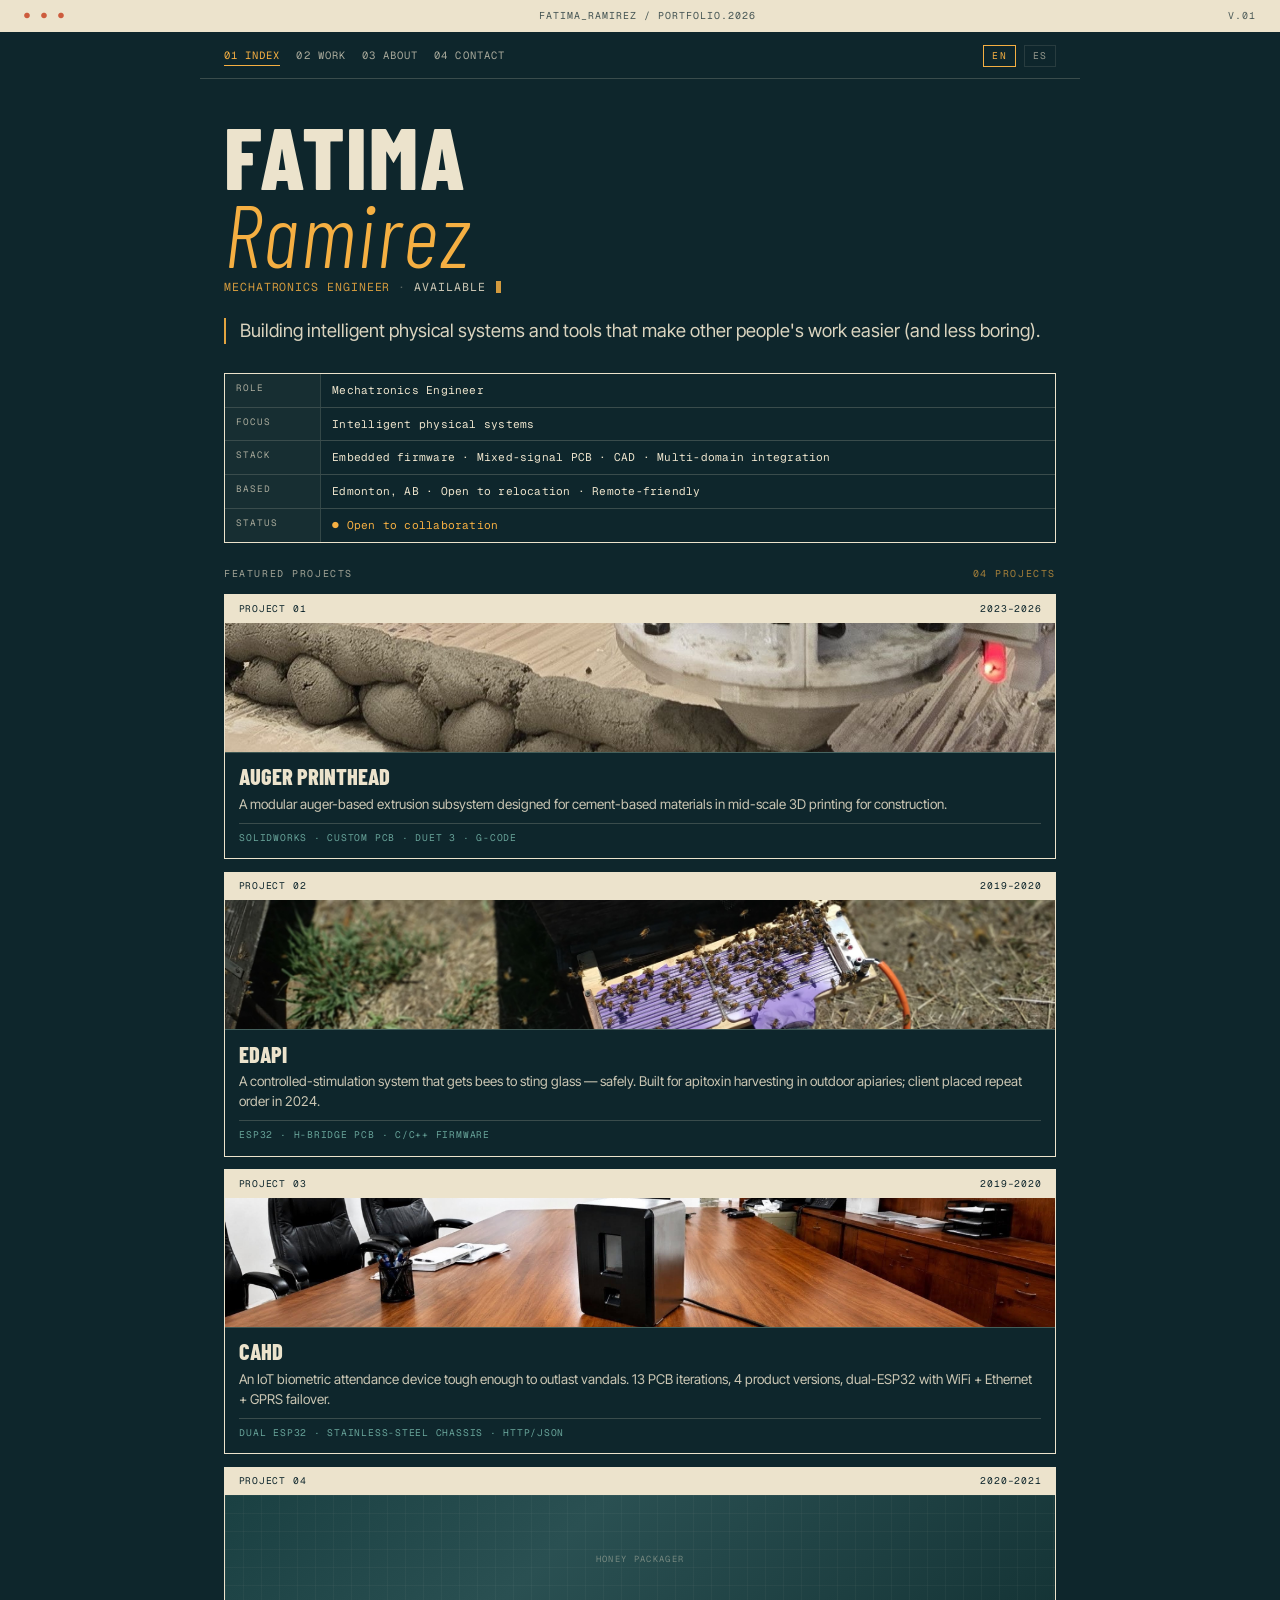
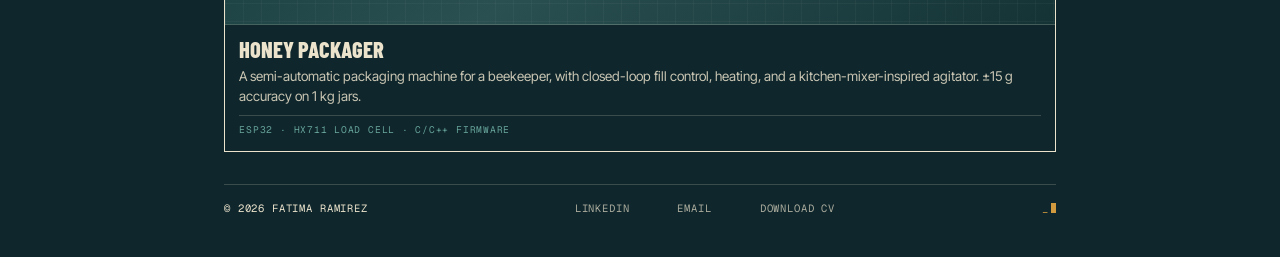
<file: index.html>
<!DOCTYPE html>
<html lang="en">
<head>
<meta charset="UTF-8">
<meta name="viewport" content="width=device-width, initial-scale=1.0">
<title>Fatima Ramirez — Mechatronics Engineer</title>
<meta name="description" content="Portfolio of Fatima Mariana Ramirez Rodriguez — Mechatronics engineer building intelligent physical systems.">

<!-- Fonts -->
<link rel="preconnect" href="https://fonts.googleapis.com">
<link rel="preconnect" href="https://fonts.gstatic.com" crossorigin>
<link href="https://fonts.googleapis.com/css2?family=Barlow+Condensed:ital,wght@0,300;0,800;1,300;1,800&family=Inter+Tight:wght@300;400;500;600&display=swap" rel="stylesheet">
<link href="https://fonts.googleapis.com/css2?family=Geist+Mono:wght@400;500;600&display=swap" rel="stylesheet">

<!-- Styles -->
<link rel="stylesheet" href="css/base.css">
<link rel="stylesheet" href="css/home.css">
</head>

<body class="theme-dark" data-i18n-title="meta.title_home">

<!-- Header strip (terminal-style) -->
<div class="header-strip">
  <span class="dots">● ● ●</span>
  <span class="center" data-i18n="header_strip.center">fatima_ramirez / portfolio.2026</span>
  <span class="right" data-i18n="header_strip.right">v.01</span>
</div>

<!-- Navigation -->
<nav class="nav" aria-label="Primary">
  <ul>
    <li><a href="index.html" class="current" data-i18n="nav.index">01 Index</a></li>
    <li><a href="#work" data-i18n="nav.work">02 Work</a></li>
    <li><a href="about.html" data-i18n="nav.about">03 About</a></li>
    <li><a href="#contact" data-i18n="nav.contact">04 Contact</a></li>
    <li class="lang-toggle" aria-label="Language toggle">
      <button data-lang-btn="en" class="active" aria-pressed="true">EN</button>
      <button data-lang-btn="es" aria-pressed="false">ES</button>
    </li>
  </ul>
</nav>

<main>
  <!-- HERO -->
  <section class="home-hero">
    <h1 class="display display-name">
      <span data-i18n="home.name_first">Fatima</span><br>
      <em data-i18n="home.name_last">Ramirez</em>
    </h1>

    <div class="role-line">
      <span class="role" data-i18n="home.role">Mechatronics Engineer</span>
      <span class="sep">·</span>
      <span data-i18n="home.available">Available</span><span class="cursor" aria-hidden="true"></span>
    </div>

    <p class="tagline" data-i18n="home.tagline">
      Building intelligent physical systems and tools that make other people's work easier (and less boring).
    </p>

    <!-- SPEC SHEET -->
    <div class="spec-sheet" aria-label="Profile spec">
      <div class="spec-row">
        <span class="k" data-i18n="home.spec_label_role">role</span>
        <span class="v" data-i18n="home.spec_role">Mechatronics Engineer</span>
      </div>
      <div class="spec-row">
        <span class="k" data-i18n="home.spec_label_focus">focus</span>
        <span class="v" data-i18n="home.spec_focus">Intelligent physical systems</span>
      </div>
      <div class="spec-row">
        <span class="k" data-i18n="home.spec_label_stack">stack</span>
        <span class="v" data-i18n="home.spec_stack">Embedded firmware · mixed-signal PCB · CAD · multi-domain integration</span>
      </div>
      <div class="spec-row">
        <span class="k" data-i18n="home.spec_label_based">based</span>
        <span class="v" data-i18n="home.spec_based">Edmonton, AB · open to relocation · remote-friendly</span>
      </div>
      <div class="spec-row">
        <span class="k" data-i18n="home.spec_label_status">status</span>
        <span class="v accent" data-i18n="home.spec_status">● Open to collaboration</span>
      </div>
    </div>
  </section>

  <!-- SELECTED WORK -->
  <section id="work">
    <div class="section-label">
      <span data-i18n="home.section_work">Selected work</span>
      <span class="count" data-i18n="home.section_work_count">04 projects</span>
    </div>

    <div class="project-cards">

      <!-- Project 01 — Auger -->
      <a class="project-card" href="auger.html">
        <div class="pc-header">
          <span data-i18n="home.p1_tag">Project 01</span>
          <span data-i18n="home.p1_year">2023–2026</span>
        </div>
        <div class="pc-thumb thumb-1">
          <!-- <span class="placeholder" data-i18n="home.p1_thumb_placeholder">Printhead photo</span> -->
          <img src="assets/media/auger_home.jpg" alt="Close up image of extruder printing">
        </div>
        <div class="pc-body">
          <h4 data-i18n="home.p1_title">Auger printhead</h4>
          <p class="pc-desc" data-i18n="home.p1_desc">
            A modular auger-based extrusion subsystem designed for cement-based materials in mid-scale 3D printing for construction.
          </p>
          <div class="pc-stack" data-i18n="home.p1_stack">SolidWorks · custom PCB · Duet 3 · G-code</div>
        </div>
      </a>

      <!-- Project 02 — EDAPI -->
      <a class="project-card" href="edapi.html">
        <div class="pc-header">
          <span data-i18n="home.p2_tag">Project 02</span>
          <span data-i18n="home.p2_year">2019–2020</span>
        </div>
        <div class="pc-thumb thumb-2">
          <!-- <span class="placeholder" data-i18n="home.p2_thumb_placeholder">EDAPI in field</span> -->
           <img src="assets/media/edapi_home.jpeg" alt="Close up image of bee venom collector slave device">
        </div>
        <div class="pc-body">
          <h4 data-i18n="home.p2_title">EDAPI</h4>
          <p class="pc-desc" data-i18n="home.p2_desc">
            A controlled-stimulation system that gets bees to sting glass — safely.
          </p>
          <div class="pc-stack" data-i18n="home.p2_stack">ESP32 · H-bridge PCB · C/C++ firmware</div>
        </div>
      </a>    

      <!-- Project 03 — CAHD -->
      <a class="project-card" href="cahd.html">
        <div class="pc-header">
          <span data-i18n="home.p3_tag">Project 03</span>
          <span data-i18n="home.p3_year">2019–2020</span>
        </div>
        <div class="pc-thumb thumb-3">
          <!-- <span class="placeholder" data-i18n="home.p3_thumb_placeholder">CAHD device</span> -->
          <img src="assets/media/cahd_home.jpg" alt="Explode view of IOT biometric attendance device render">
        </div>
        <div class="pc-body">
          <h4 data-i18n="home.p3_title">CAHD</h4>
          <p class="pc-desc" data-i18n="home.p3_desc">
            An IoT biometric attendance device tough enough to outlast vandals.
          </p>
          <div class="pc-stack" data-i18n="home.p3_stack">Dual ESP32 · stainless-steel chassis · HTTP/JSON</div>
        </div>
      </a>

      <!-- Project 04 — Honey packager -->
      <a class="project-card" href="honey.html">
        <div class="pc-header">
          <span data-i18n="home.p4_tag">Project 04</span>
          <span data-i18n="home.p4_year">2020–2021</span>
        </div>
        <div class="pc-thumb thumb-4">
          <span class="placeholder" data-i18n="home.p4_thumb_placeholder">Honey packager</span>
        </div>
        <div class="pc-body">
          <h4 data-i18n="home.p4_title">Honey packager</h4>
          <p class="pc-desc" data-i18n="home.p4_desc">
            A semi-automatic packaging machine for a beekeeper, with closed-loop fill control.
          </p>
          <div class="pc-stack" data-i18n="home.p4_stack">ESP32 · HX711 load cell · FSM firmware</div>
        </div>
      </a>

    </div>
  </section>

  <!-- FOOTER -->
  <footer class="home-footer" id="contact">
    <span class="footer-left" data-i18n="home.footer_left">© 2026 Fatima Ramirez</span>
    <span class="links">
      <a href="https://linkedin.com/in/fatimamarianar" target="_blank" rel="noopener" data-i18n="home.footer_links_linkedin">LinkedIn</a>
      <a href="mailto:fatimamarianar@gmail.com" data-i18n="home.footer_links_email">Email</a>
      <a href="assets/FMRR_CV_2026.pdf" target="_blank" rel="noopener" data-i18n="home.footer_links_cv">Download CV</a>
    </span>
    <span class="signature-cursor" aria-hidden="true">_<span class="cursor"></span></span>
  </footer>
</main>

<!-- i18n script -->
<script src="js/i18n.js"></script>

</body>
</html>
</file>
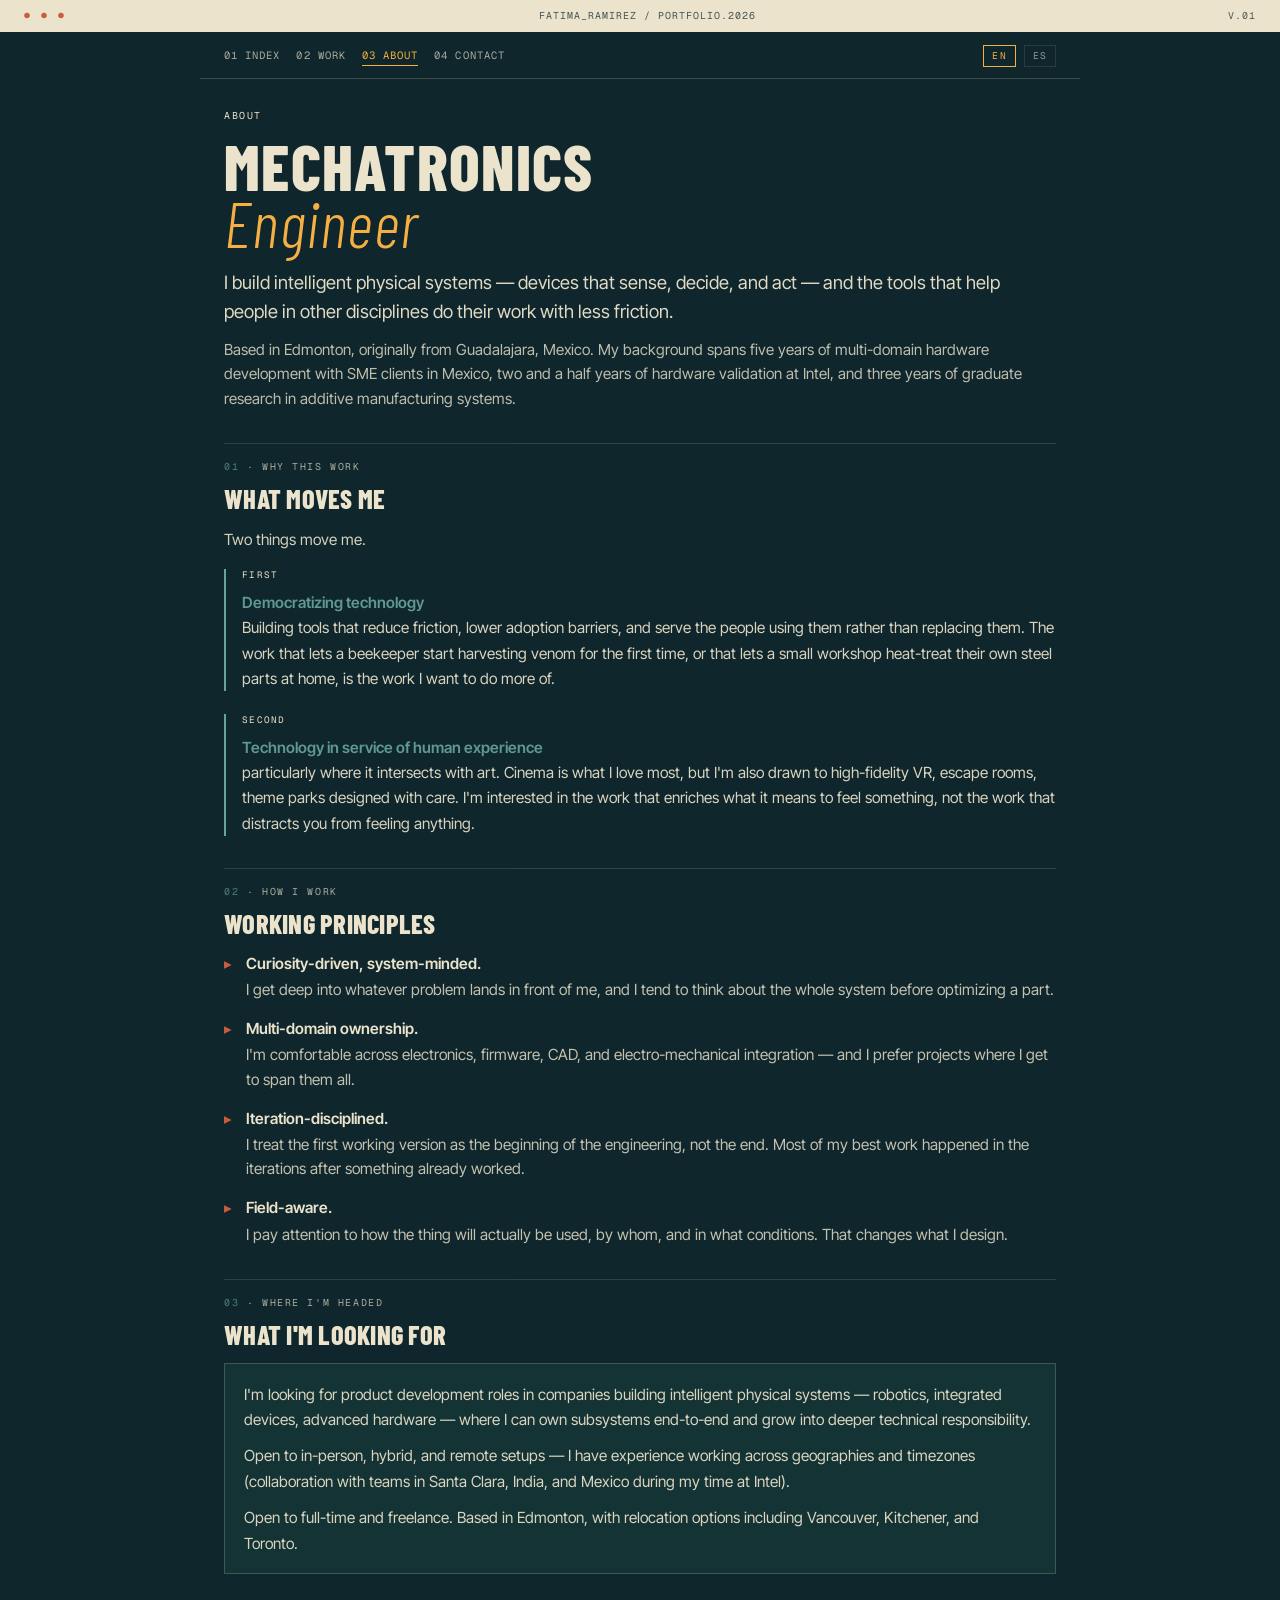
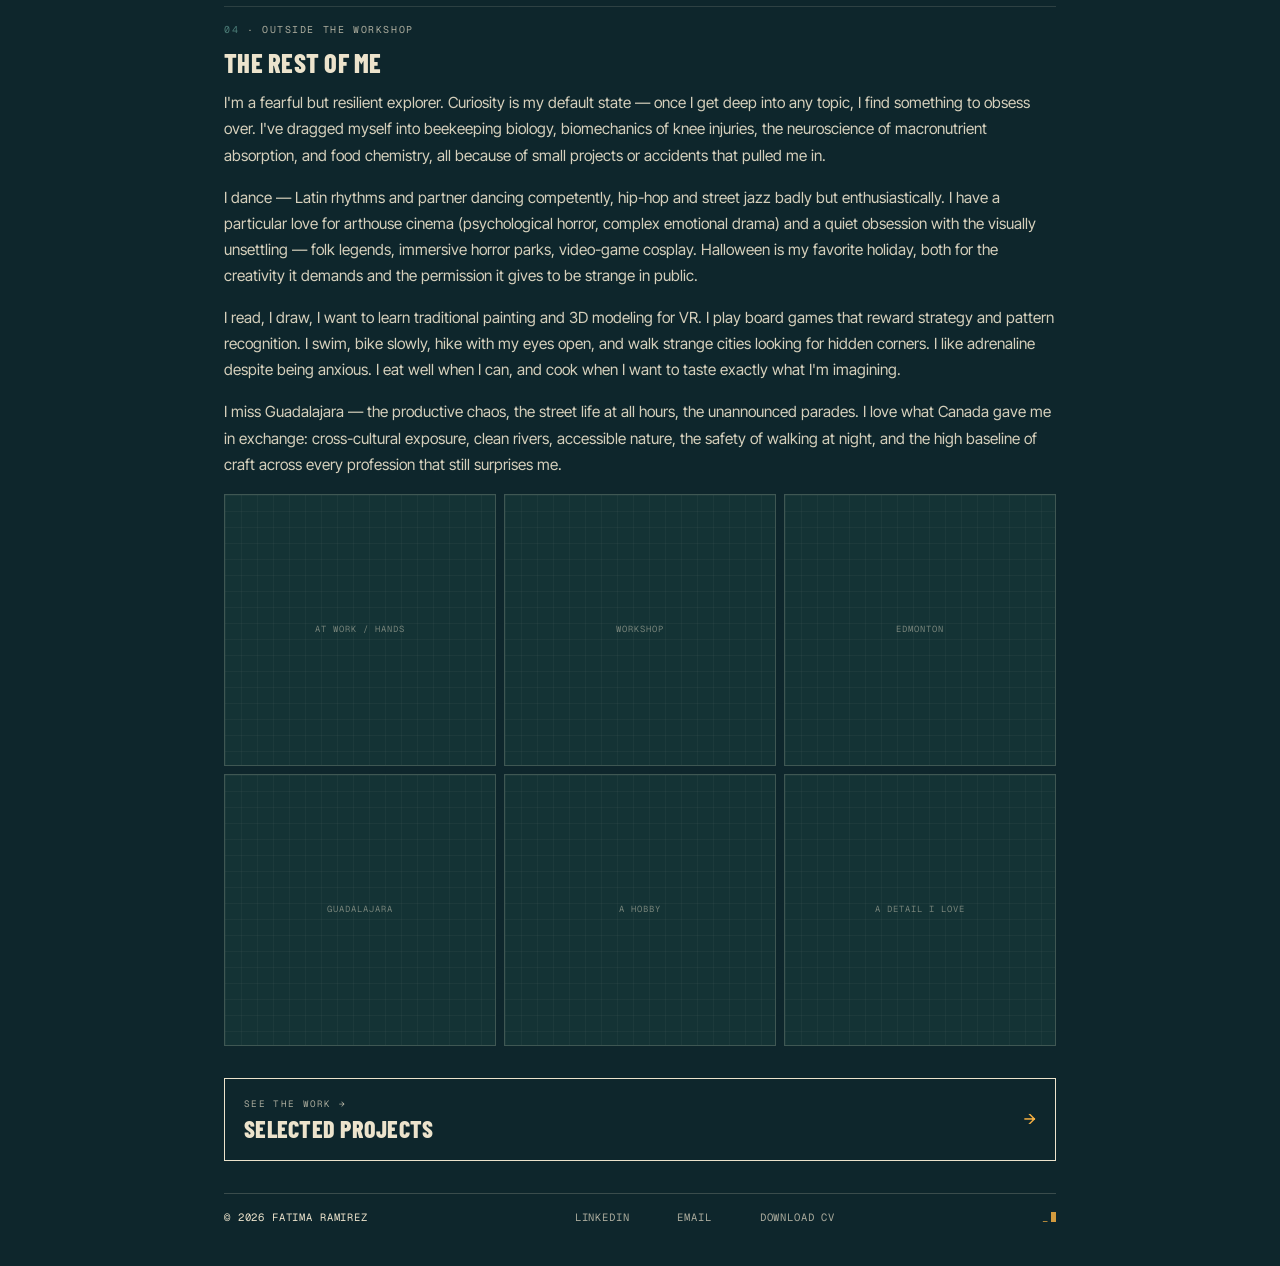
<file: about.html>
<!DOCTYPE html>
<html lang="en">
<head>
<meta charset="UTF-8">
<meta name="viewport" content="width=device-width, initial-scale=1.0">
<title>About — Fatima Ramirez</title>
<meta name="description" content="Fatima Mariana Ramirez Rodriguez — mechatronics engineer. What I build, how I work, and where I'm headed.">

<!-- Fonts -->
<link rel="preconnect" href="https://fonts.googleapis.com">
<link rel="preconnect" href="https://fonts.gstatic.com" crossorigin>
<link href="https://fonts.googleapis.com/css2?family=Barlow+Condensed:ital,wght@0,300;0,800;1,300;1,800&family=Inter+Tight:wght@300;400;500;600&display=swap" rel="stylesheet">
<link href="https://fonts.googleapis.com/css2?family=Geist+Mono:wght@400;500;600&display=swap" rel="stylesheet">

<!-- Styles -->
<link rel="stylesheet" href="css/base.css">
<link rel="stylesheet" href="css/about.css">
</head>

<body class="theme-dark" data-i18n-title="meta.title_about">

<!-- Header strip -->
<div class="header-strip">
  <span class="dots">● ● ●</span>
  <span class="center" data-i18n="header_strip.center">fatima_ramirez / portfolio.2026</span>
  <span class="right" data-i18n="header_strip.right">v.01</span>
</div>

<!-- Navigation -->
<nav class="nav" aria-label="Primary">
  <ul>
    <li><a href="index.html" data-i18n="nav.index">01 Index</a></li>
    <li><a href="index.html#work" data-i18n="nav.work">02 Work</a></li>
    <li><a href="about.html" class="current" data-i18n="nav.about">03 About</a></li>
    <li><a href="#contact" data-i18n="nav.contact">04 Contact</a></li>
    <li class="lang-toggle" aria-label="Language toggle">
      <button data-lang-btn="en" class="active" aria-pressed="true">EN</button>
      <button data-lang-btn="es" aria-pressed="false">ES</button>
    </li>
  </ul>
</nav>

<main class="about-page">

  <!-- INTRO -->
  <section class="about-intro">
    <div class="about-eyebrow" data-i18n="about.eyebrow">About</div>
    <h1 class="display about-title">
      <span data-i18n="about.title_1">Mechatronics</span><br>
      <em data-i18n="about.title_2">engineer</em>
    </h1>
    <p class="about-lead" data-i18n="about.lead">
      I build intelligent physical systems — devices that sense, decide, and act — and the tools that help people in other disciplines do their work with less friction.
    </p>
    <p class="about-trajectory" data-i18n="about.trajectory">
      Based in Edmonton, originally from Guadalajara, Mexico. My background spans five years of multi-domain hardware development with SME clients in Mexico, two and a half years of hardware validation at Intel, and three years of graduate research in additive manufacturing systems.
    </p>
  </section>

  <!-- WHY THIS WORK -->
  <div class="about-section">
    <span><span class="num" data-i18n="about.s1_num">01</span> · <span data-i18n="about.s1_label">Why this work</span></span>
  </div>
  <h2 class="about-h3" data-i18n="about.s1_h">What moves me</h2>
  <p class="about-body" data-i18n="about.s1_intro">Two things move me.</p>

  <div class="motivation">
    <div class="m-label" data-i18n="about.m1_label">First</div>
    <p class="m-strong" data-i18n="about.m1_subtitle">Democratizing technology</p>
    <p data-i18n="about.m1_text">Building tools that reduce friction, lower adoption barriers, and serve the people using them rather than replacing them. The work that lets a beekeeper start harvesting venom for the first time, or that lets a small workshop heat-treat their own steel parts at home, is the work I want to do more of.</p>
  </div>

  <div class="motivation">
    <div class="m-label" data-i18n="about.m2_label">Second</div>
    <p class="m-strong" data-i18n="about.m2_subtitle">Technology in service of human experience</p>
    <p data-i18n="about.m2_text">Particularly where it intersects with art. Cinema is what I love most, but I'm also drawn to high-fidelity VR, escape rooms, theme parks designed with care. I'm interested in the work that enriches what it means to feel something, not the work that distracts you from feeling anything.</p>
  </div>

  <!-- HOW I WORK -->
  <div class="about-section">
    <span><span class="num" data-i18n="about.s2_num">02</span> · <span data-i18n="about.s2_label">How I work</span></span>
  </div>
  <h2 class="about-h3" data-i18n="about.s2_h">Working principles</h2>
  <ul class="principles">
    <li>
      <strong data-i18n="about.p1_title">Curiosity-driven, system-minded.</strong>
      <span data-i18n="about.p1_text">I get deep into whatever problem lands in front of me, and I tend to think about the whole system before optimizing a part.</span>
    </li>
    <li>
      <strong data-i18n="about.p2_title">Multi-domain ownership.</strong>
      <span data-i18n="about.p2_text">I'm comfortable across electronics, firmware, CAD, and electro-mechanical integration — and I prefer projects where I get to span them all.</span>
    </li>
    <li>
      <strong data-i18n="about.p3_title">Iteration-disciplined.</strong>
      <span data-i18n="about.p3_text">I treat the first working version as the beginning of the engineering, not the end. Most of my best work happened in the iterations after something already worked.</span>
    </li>
    <li>
      <strong data-i18n="about.p4_title">Field-aware.</strong>
      <span data-i18n="about.p4_text">I pay attention to how the thing will actually be used, by whom, and in what conditions. That changes what I design.</span>
    </li>
  </ul>

  <!-- WHERE I'M HEADED -->
  <div class="about-section">
    <span><span class="num" data-i18n="about.s3_num">03</span> · <span data-i18n="about.s3_label">Where I'm headed</span></span>
  </div>
  <h2 class="about-h3" data-i18n="about.s3_h">What I'm looking for</h2>
  <div class="headed-block">
    <p data-i18n="about.headed_1">I'm looking for product development roles in companies building intelligent physical systems — robotics, integrated devices, advanced hardware — where I can own subsystems end-to-end and grow into deeper technical responsibility.</p>
    <p data-i18n="about.headed_2"><strong>Open to in-person, hybrid, and remote setups</strong> — I have experience working across geographies and timezones (collaboration with teams in Santa Clara, India, and Mexico during my time at Intel).</p>
    <p data-i18n="about.headed_3">Open to full-time and freelance. Based in Edmonton, with relocation options including Vancouver, Kitchener, and Toronto.</p>
  </div>

  <!-- OUTSIDE THE WORKSHOP -->
  <div class="about-section">
    <span><span class="num" data-i18n="about.s4_num">04</span> · <span data-i18n="about.s4_label">Outside the workshop</span></span>
  </div>
  <h2 class="about-h3" data-i18n="about.s4_h">The rest of me</h2>
  <p class="about-body" data-i18n="about.personal_1">
    I'm a fearful but resilient explorer. Curiosity is my default state — once I get deep into any topic, I find something to obsess over. I've dragged myself into beekeeping biology, biomechanics of knee injuries, the neuroscience of macronutrient absorption, and food chemistry, all because of small projects or accidents that pulled me in.
  </p>
  <p class="about-body" data-i18n="about.personal_2">
    I dance — Latin rhythms and partner dancing competently, hip-hop and street jazz badly but enthusiastically. I have a particular love for arthouse cinema (psychological horror, complex emotional drama) and a quiet obsession with the visually unsettling — folk legends, immersive horror parks, video-game cosplay. Halloween is my favorite holiday, both for the creativity it demands and the permission it gives to be strange in public.
  </p>
  <p class="about-body" data-i18n="about.personal_3">
    I read, I draw, I want to learn traditional painting and 3D modeling for VR. I play board games that reward strategy and pattern recognition. I swim, bike slowly, hike with my eyes open, and walk strange cities looking for hidden corners. I like adrenaline despite being anxious. I eat well when I can, and cook when I want to taste exactly what I'm imagining.
  </p>
  <p class="about-body" data-i18n="about.personal_4">
    I miss Guadalajara — the productive chaos, the street life at all hours, the unannounced parades. I love what Canada gave me in exchange: cross-cultural exposure, clean rivers, accessible nature, the safety of walking at night, and the high baseline of craft across every profession that still surprises me.
  </p>

  <!-- Personal gallery -->
  <div class="about-gallery">
    <div class="g-item"><span class="placeholder" data-i18n="about.g1">At work / hands</span></div>
    <div class="g-item"><span class="placeholder" data-i18n="about.g2">Workshop</span></div>
    <div class="g-item"><span class="placeholder" data-i18n="about.g3">Edmonton</span></div>
    <div class="g-item"><span class="placeholder" data-i18n="about.g4">Guadalajara</span></div>
    <div class="g-item"><span class="placeholder" data-i18n="about.g5">A hobby</span></div>
    <div class="g-item"><span class="placeholder" data-i18n="about.g6">A detail I love</span></div>
  </div>

  <!-- CTA -->
  <a class="about-cta" href="index.html#work">
    <span>
      <span class="cta-label" data-i18n="about.cta_label">See the work →</span>
      <h4 data-i18n="about.cta_title">Selected projects</h4>
    </span>
    <span class="arrow">→</span>
  </a>

  <!-- Footer -->
  <footer class="home-footer" id="contact">
    <span class="footer-left" data-i18n="about.footer_left">© 2026 Fatima Ramirez</span>
    <span class="links">
      <a href="https://linkedin.com/in/fatimamarianar" target="_blank" rel="noopener" data-i18n="about.footer_links_linkedin">LinkedIn</a>
      <a href="mailto:fatimamarianar@gmail.com" data-i18n="about.footer_links_email">Email</a>
      <a href="assets/FMRR_CV_2026.pdf" target="_blank" rel="noopener" data-i18n="about.footer_links_cv">Download CV</a>
    </span>
    <span class="signature-cursor" aria-hidden="true">_<span class="cursor"></span></span>
  </footer>
</main>

<script src="js/i18n.js"></script>
</body>
</html>
</file>
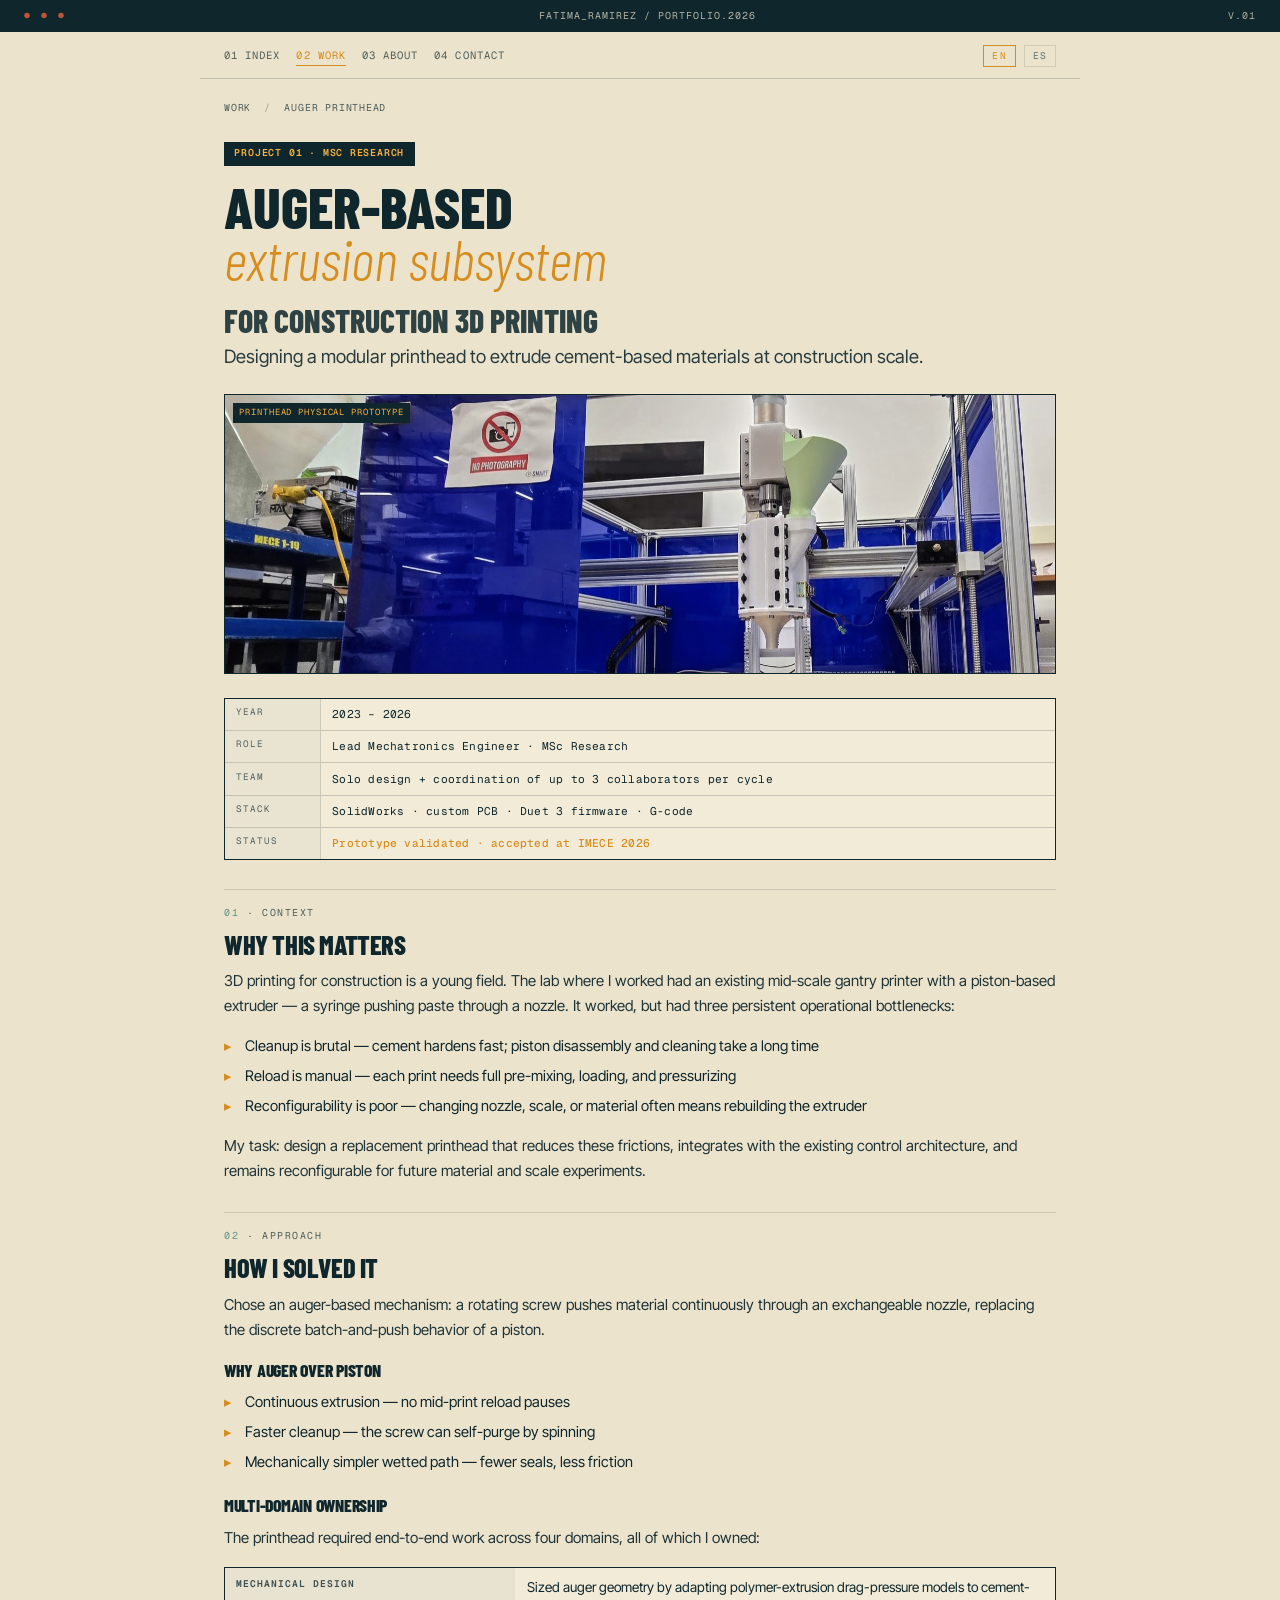
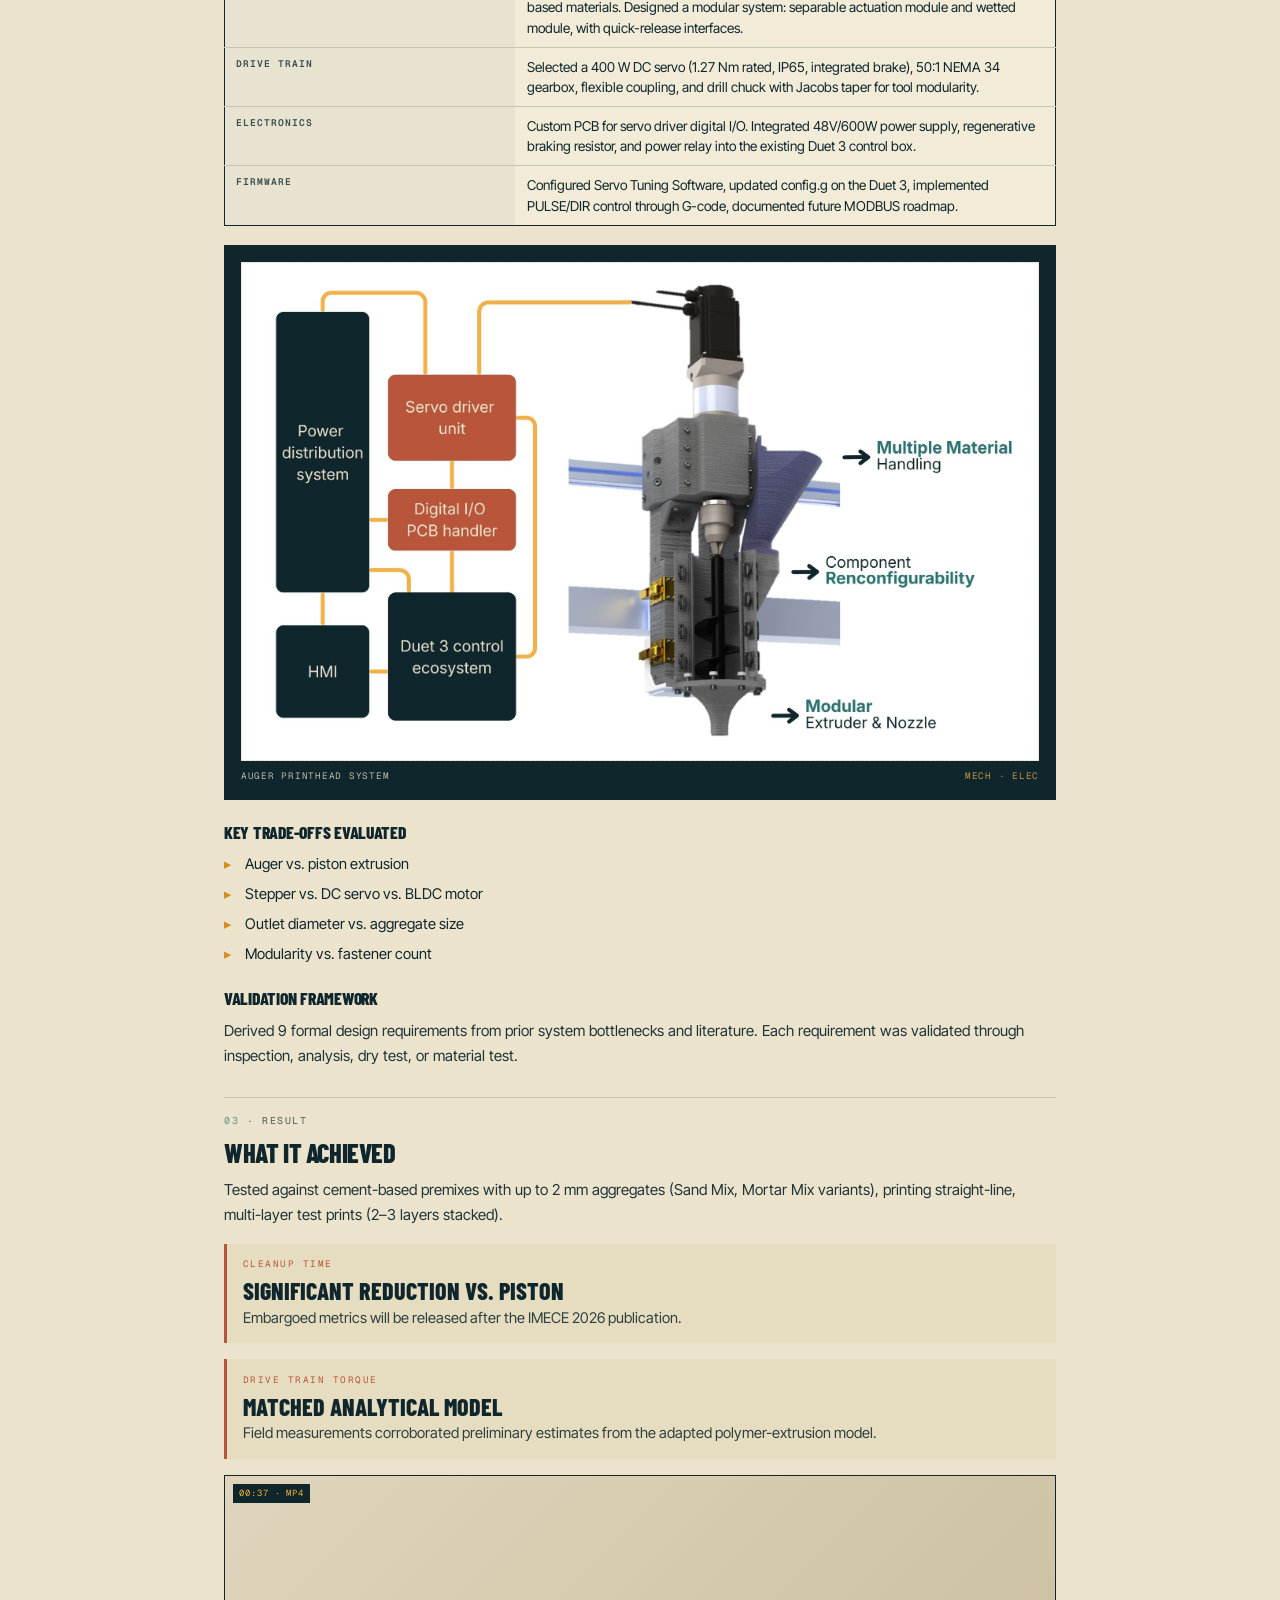
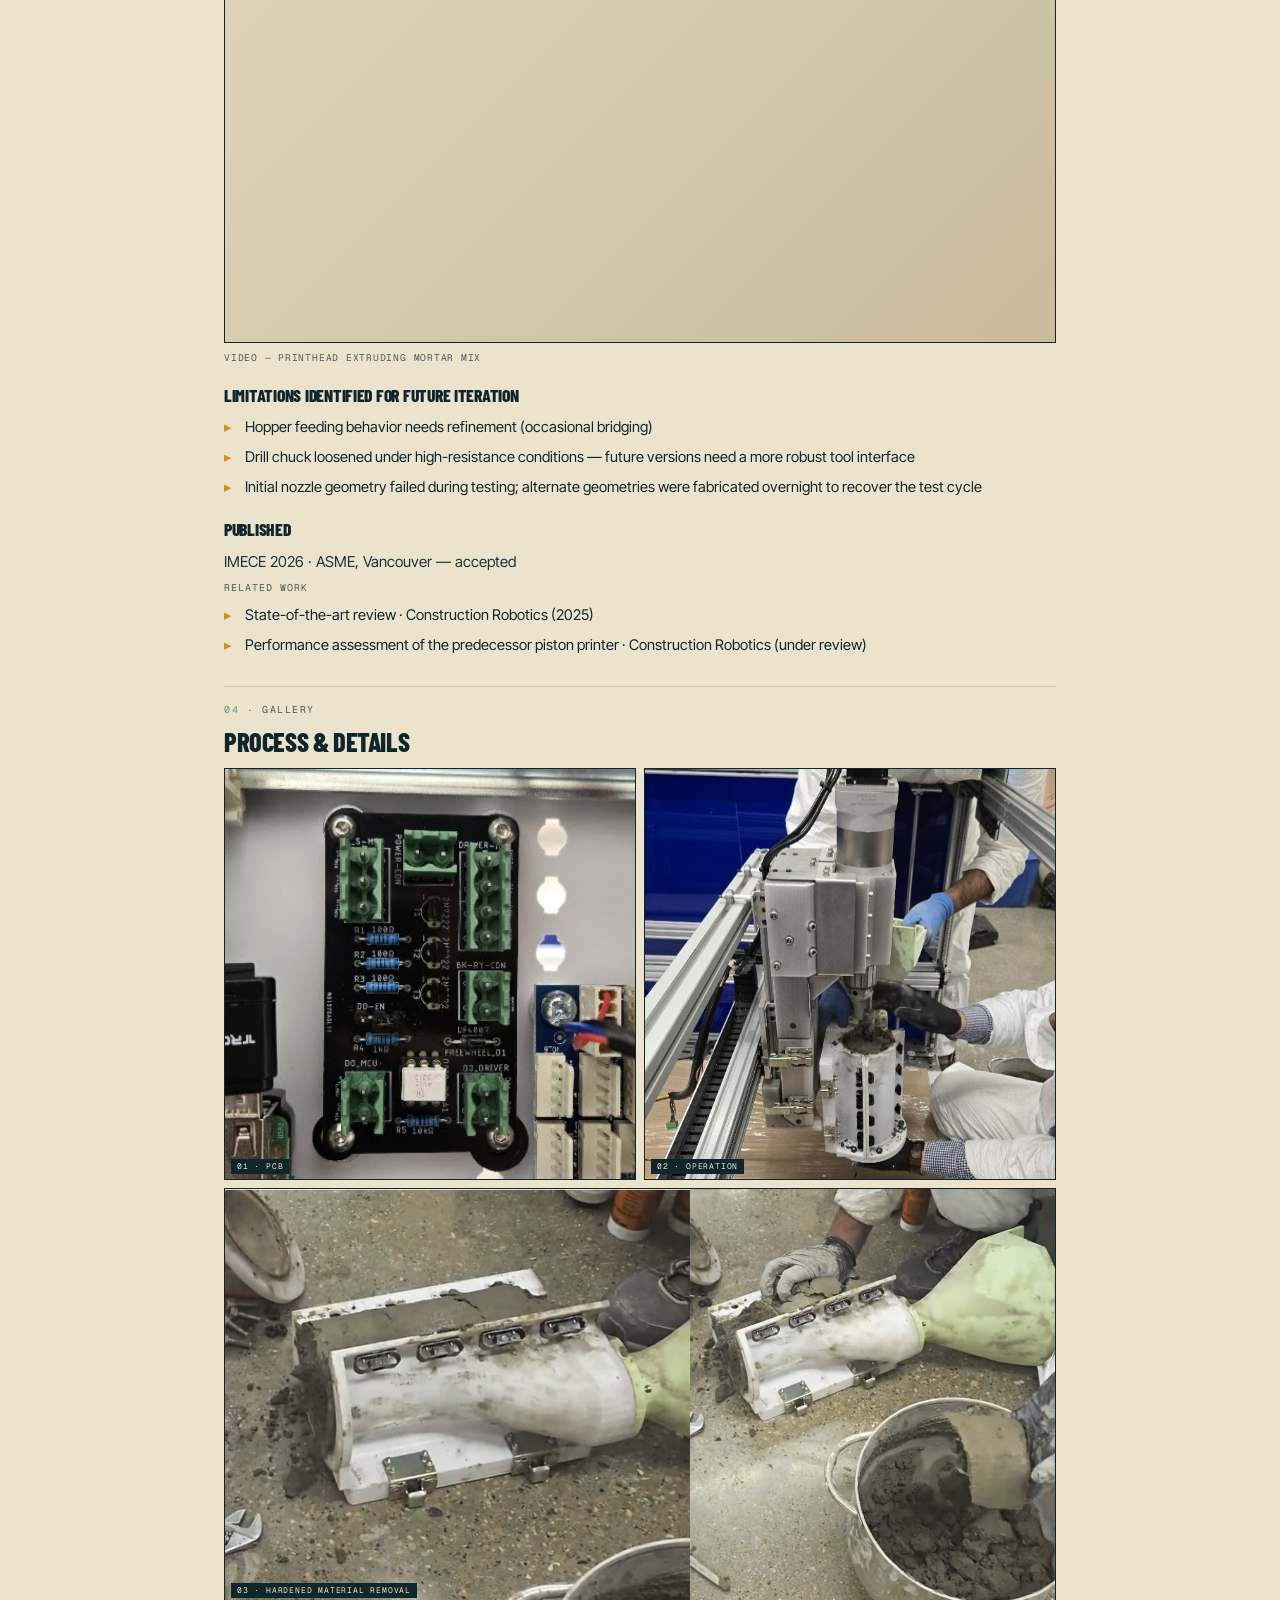
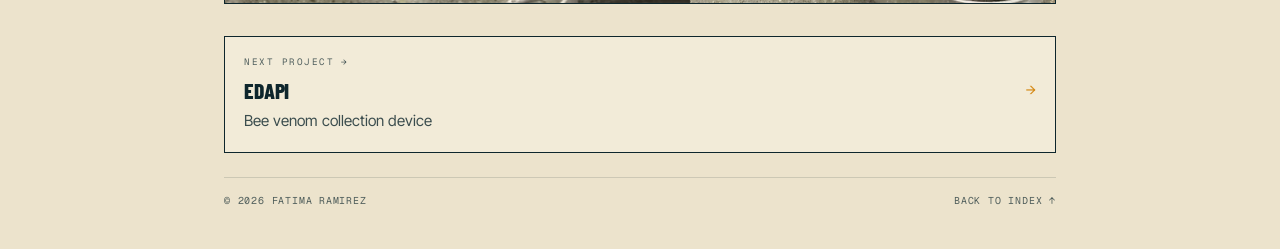
<file: auger.html>
<!DOCTYPE html>
<html lang="en">
<head>
<meta charset="UTF-8">
<meta name="viewport" content="width=device-width, initial-scale=1.0">
<title>Auger-based extrusion subsystem — Fatima Ramirez</title>
<meta name="description" content="Designing a modular auger printhead for construction 3D printing — MSc research project by Fatima Ramirez.">

<!-- Fonts -->
<link rel="preconnect" href="https://fonts.googleapis.com">
<link rel="preconnect" href="https://fonts.gstatic.com" crossorigin>
<link href="https://fonts.googleapis.com/css2?family=Barlow+Condensed:ital,wght@0,300;0,800;1,300;1,800&family=Inter+Tight:wght@300;400;500;600&display=swap" rel="stylesheet">
<link href="https://fonts.googleapis.com/css2?family=Geist+Mono:wght@400;500;600&display=swap" rel="stylesheet">

<!-- Styles -->
<link rel="stylesheet" href="css/base.css">
<link rel="stylesheet" href="css/project.css">
</head>

<body class="theme-light" data-i18n-title="meta.title_auger">

<!-- Header strip -->
<div class="header-strip">
  <span class="dots">● ● ●</span>
  <span class="center" data-i18n="header_strip.center">fatima_ramirez / portfolio.2026</span>
  <span class="right" data-i18n="header_strip.right">v.01</span>
</div>

<!-- Navigation -->
<nav class="nav" aria-label="Primary">
  <ul>
    <li><a href="index.html" data-i18n="nav.index">01 Index</a></li>
    <li><a href="index.html#work" class="current" data-i18n="nav.work">02 Work</a></li>
    <li><a href="about.html" data-i18n="nav.about">03 About</a></li>
    <li><a href="index.html#contact" data-i18n="nav.contact">04 Contact</a></li>
    <li class="lang-toggle" aria-label="Language toggle">
      <button data-lang-btn="en" class="active" aria-pressed="true">EN</button>
      <button data-lang-btn="es" aria-pressed="false">ES</button>
    </li>
  </ul>
</nav>

<main class="project-page">

  <!-- Breadcrumb -->
  <div class="breadcrumb">
    <a href="index.html#work" data-i18n="auger.breadcrumb_work">Work</a>
    <span class="sep">/</span>
    <span class="current" data-i18n="auger.breadcrumb_current">Auger printhead</span>
  </div>

  <!-- Title block -->
  <div class="tag-flag" data-i18n="auger.tag">Project 01 · MSc Research</div>

  <h1 class="pp-title">
    <span data-i18n="auger.title_main">Auger-based</span><br>
    <em data-i18n="auger.title_em">extrusion subsystem</em><br>
    <span data-i18n="auger.title_sub" style="font-size: 0.55em; opacity: 0.85;">for construction 3D printing</span>
  </h1>

  <p class="pp-subtitle" data-i18n="auger.subtitle">
    Designing a modular printhead to extrude cement-based materials at construction scale.
  </p>

  <!-- Hero media -->
  <div class="pp-hero-media">
    <span class="corner-label" data-i18n="auger.hero_corner">Printhead physical prototype</span>
    <img src="assets/media/auger_hero.jpg" alt="Overall auger extruder assembled on the printer">
    <!-- <div class="placeholder">
      <span data-i18n="auger.hero_placeholder">PRINTHEAD ASSEMBLED ON GANTRY</span>
      <span class="small" data-i18n="auger.hero_placeholder_small">/assets/images/auger-hero.jpg</span>
    </div> -->
  </div>

  <!-- Spec sheet -->
  <div class="pp-spec">
    <div class="row">
      <span class="k" data-i18n="auger.spec_k_year">year</span>
      <span class="v" data-i18n="auger.spec_v_year">2023 – 2026</span>
    </div>
    <div class="row">
      <span class="k" data-i18n="auger.spec_k_role">role</span>
      <span class="v" data-i18n="auger.spec_v_role">Lead Mechatronics Engineer · MSc Research</span>
    </div>
    <div class="row">
      <span class="k" data-i18n="auger.spec_k_team">team</span>
      <span class="v" data-i18n="auger.spec_v_team">Solo design + coordination of up to 3 collaborators per cycle</span>
    </div>
    <div class="row">
      <span class="k" data-i18n="auger.spec_k_stack">stack</span>
      <span class="v" data-i18n="auger.spec_v_stack">SolidWorks · custom PCB · Duet 3 firmware · G-code</span>
    </div>
    <div class="row">
      <span class="k" data-i18n="auger.spec_k_status">status</span>
      <span class="v accent" data-i18n="auger.spec_v_status">Prototype validated · accepted at IMECE 2026</span>
    </div>
  </div>

  <!-- ===== 01 CONTEXT ===== -->
  <div class="pp-section">
    <span><span class="num" data-i18n="auger.section_context_num">01</span> · <span data-i18n="auger.section_context_label">Context</span></span>
  </div>
  <h3 class="pp-h3" data-i18n="auger.h3_context">Why this matters</h3>
  <p class="pp-body" data-i18n="auger.context_p1">
    3D printing for construction is a young field. The lab where I worked had an existing mid-scale gantry printer with a piston-based extruder — a syringe pushing paste through a nozzle. It worked, but had three persistent operational bottlenecks:
  </p>
  <ul class="pp-list">
    <li data-i18n="auger.context_li1">Cleanup is brutal — cement hardens fast; piston disassembly and cleaning take a long time</li>
    <li data-i18n="auger.context_li2">Reload is manual — each print needs full pre-mixing, loading, and pressurizing</li>
    <li data-i18n="auger.context_li3">Reconfigurability is poor — changing nozzle, scale, or material often means rebuilding the extruder</li>
  </ul>
  <p class="pp-body" data-i18n="auger.context_p2">
    My task: design a replacement printhead that reduces these frictions, integrates with the existing control architecture, and remains reconfigurable for future material and scale experiments.
  </p>

  <!-- ===== 02 APPROACH ===== -->
  <div class="pp-section">
    <span><span class="num" data-i18n="auger.section_approach_num">02</span> · <span data-i18n="auger.section_approach_label">Approach</span></span>
  </div>
  <h3 class="pp-h3" data-i18n="auger.h3_approach">How I solved it</h3>
  <p class="pp-body" data-i18n="auger.approach_intro">
    Chose an auger-based mechanism: a rotating screw pushes material continuously through an exchangeable nozzle, replacing the discrete batch-and-push behavior of a piston.
  </p>

  <h4 class="pp-h3" style="font-size: 1.1rem; margin-top: 1.2rem;" data-i18n="auger.approach_h4_why">Why auger over piston</h4>
  <ul class="pp-list">
    <li data-i18n="auger.approach_why_li1">Continuous extrusion — no mid-print reload pauses</li>
    <li data-i18n="auger.approach_why_li2">Faster cleanup — the screw can self-purge by spinning</li>
    <li data-i18n="auger.approach_why_li3">Mechanically simpler wetted path — fewer seals, less friction</li>
  </ul>

  <h4 class="pp-h3" style="font-size: 1.1rem; margin-top: 1.5rem;" data-i18n="auger.approach_h4_domains">Multi-domain ownership</h4>
  <p class="pp-body" data-i18n="auger.approach_intro_domains">
    The printhead required end-to-end work across four domains, all of which I owned:
  </p>

  <table class="pp-table">
    <tr>
      <th data-i18n="auger.tbl_dom_1">Mechanical design</th>
      <td data-i18n="auger.tbl_dom_1_desc">Sized auger geometry by adapting polymer-extrusion drag-pressure models to cement-based materials. Designed a modular system: separable actuation module and wetted module, with quick-release interfaces.</td>
    </tr>
    <tr>
      <th data-i18n="auger.tbl_dom_2">Drive train</th>
      <td data-i18n="auger.tbl_dom_2_desc">Selected a 400 W DC servo (1.27 Nm rated, IP65, integrated brake), 50:1 NEMA 34 gearbox, flexible coupling, and drill chuck with Jacobs taper for tool modularity.</td>
    </tr>
    <tr>
      <th data-i18n="auger.tbl_dom_3">Electronics</th>
      <td data-i18n="auger.tbl_dom_3_desc">Custom PCB for servo driver digital I/O. Integrated 48V/600W power supply, regenerative braking resistor, and power relay into the existing Duet 3 control box.</td>
    </tr>
    <tr>
      <th data-i18n="auger.tbl_dom_4">Firmware</th>
      <td data-i18n="auger.tbl_dom_4_desc">Configured Servo Tuning Software, updated config.g on the Duet 3, implemented PULSE/DIR control through G-code, documented future MODBUS roadmap.</td>
    </tr>
  </table>

  <!-- Inverted diagram block (dark inside light page) -->
  <div class="pp-diagram">
    <div class="diagram-area">
      <!-- <span class="placeholder" data-i18n="auger.approach_diag_placeholder">ARCHITECTURE DIAGRAM</span> -->
      <img src="assets/media/auger_diagram.jpg" alt="Architecture diagram of the printhead">
    </div>
    <div class="diagram-caption">
      <span data-i18n="auger.approach_diag_caption_left">auger printhead system</span>
      <span class="acc" data-i18n="auger.approach_diag_caption_right">mech · elec </span>
      
    </div>
    
  </div>

  <h4 class="pp-h3" style="font-size: 1.1rem; margin-top: 1.5rem;" data-i18n="auger.approach_h4_tradeoffs">Key trade-offs evaluated</h4>
  <ul class="pp-list">
    <li data-i18n="auger.approach_tradeoffs_li1">Auger vs. piston extrusion</li>
    <li data-i18n="auger.approach_tradeoffs_li2">Stepper vs. DC servo vs. BLDC motor</li>
    <li data-i18n="auger.approach_tradeoffs_li3">Outlet diameter vs. aggregate size</li>
    <li data-i18n="auger.approach_tradeoffs_li4">Modularity vs. fastener count</li>
  </ul>

  <h4 class="pp-h3" style="font-size: 1.1rem; margin-top: 1.5rem;" data-i18n="auger.approach_h4_validation">Validation framework</h4>
  <p class="pp-body" data-i18n="auger.approach_validation">
    Derived 9 formal design requirements from prior system bottlenecks and literature. Each requirement was validated through inspection, analysis, dry test, or material test.
  </p>

  <!-- ===== 03 RESULT ===== -->
  <div class="pp-section">
    <span><span class="num" data-i18n="auger.section_result_num">03</span> · <span data-i18n="auger.section_result_label">Result</span></span>
  </div>
  <h3 class="pp-h3" data-i18n="auger.h3_result">What it achieved</h3>
  <p class="pp-body" data-i18n="auger.result_intro">
    Tested against cement-based premixes with up to 2 mm aggregates (Sand Mix, Mortar Mix variants), printing straight-line, multi-layer test prints (2–3 layers stacked).
  </p>

  <!-- Callout 1 -->
  <div class="pp-result">
    <div class="label" data-i18n="auger.result_callout1_label">Cleanup time</div>
    <div class="stat" data-i18n="auger.result_callout1_stat">Significant reduction vs. piston</div>
    <div class="desc" data-i18n="auger.result_callout1_desc">
      Embargoed metrics will be released after the IMECE 2026 publication.
    </div>
  </div>

  <!-- Callout 2 -->
  <div class="pp-result">
    <div class="label" data-i18n="auger.result_callout2_label">Drive train torque</div>
    <div class="stat" data-i18n="auger.result_callout2_stat">Matched analytical model</div>
    <div class="desc" data-i18n="auger.result_callout2_desc">
      Field measurements corroborated preliminary estimates from the adapted polymer-extrusion model.
    </div>
  </div>

  <!-- Video placeholder -->
  <div class="pp-video">
    <span class="vid-meta" data-i18n="auger.result_video_meta">00:37 · MP4</span>
    <iframe
      src="https://www.youtube.com/embed/VzBke0Hw1Q0?modestbranding=1&rel=0&vq=hd720"
      title="Auger printhead extruding"
      frameborder="0"
      allow="accelerometer; autoplay; clipboard-write; encrypted-media; gyroscope"
      allowfullscreen>
    </iframe>
    <!-- <video class="pp-video" controls poster="assets/media/auger_video_poster.jpg">
      <source src="assets/media/auger_video.mp4" type="video/mp4">
      Your browser does not support the video tag.
    </video> -->
    <!-- <div class="play" aria-label="Play video"></div> -->
  </div>


  <p style="font-family: var(--font-mono); font-size: 0.6rem; letter-spacing: 0.08em; text-transform: uppercase; opacity: 0.7; margin-top: -0.5rem; margin-bottom: 1.2rem;" data-i18n="auger.result_video_placeholder">
    Video — Printhead extruding mortar mix
  </p>

  <h4 class="pp-h3" style="font-size: 1.1rem; margin-top: 1.4rem;" data-i18n="auger.result_h4_limitations">Limitations identified for future iteration</h4>
  <ul class="pp-list">
    <li data-i18n="auger.result_limit_li1">Hopper feeding behavior needs refinement (occasional bridging)</li>
    <li data-i18n="auger.result_limit_li2">Drill chuck loosened under high-resistance conditions — future versions need a more robust tool interface</li>
    <li data-i18n="auger.result_limit_li3">Initial nozzle geometry failed during testing; alternate geometries were fabricated overnight to recover the test cycle</li>
  </ul>

  <h4 class="pp-h3" style="font-size: 1.1rem; margin-top: 1.4rem;" data-i18n="auger.result_h4_published">Published</h4>
  <p class="pp-body" style="margin-bottom: 0.4rem;" data-i18n="auger.result_pub_main">IMECE 2026 · ASME, Vancouver — accepted</p>
  <p style="font-family: var(--font-mono); font-size: 0.62rem; text-transform: uppercase; letter-spacing: 0.1em; opacity: 0.7; margin-bottom: 0.4rem;" data-i18n="auger.result_pub_related_label">Related work</p>
  <ul class="pp-list" style="font-size: 0.85rem;">
    <li data-i18n="auger.result_pub_related_1">State-of-the-art review · Construction Robotics (2025)</li>
    <li data-i18n="auger.result_pub_related_2">Performance assessment of the predecessor piston printer · Construction Robotics (under review)</li>
  </ul>

  <!-- ===== 04 GALLERY ===== -->
  <div class="pp-section">
    <span><span class="num" data-i18n="auger.section_gallery_num">04</span> · <span data-i18n="auger.section_gallery_label">Gallery</span></span>
  </div>
  <h3 class="pp-h3" data-i18n="auger.h3_gallery">Process & details</h3>

  <div class="pp-gallery">
    <div class="thumb">
      <span class="caption" data-i18n="auger.gallery_a_caption">01 · PCB</span>
      <img src="assets/media/auger_pcb.jpg" alt="Manufactured cutom PCB for DIDO handling">
      <!-- <span class="placeholder" data-i18n="auger.gallery_b_placeholder">Custom PCB</span> -->
    </div>
    <div class="thumb">
      <span class="caption" data-i18n="auger.gallery_b_caption">02 · OPERATION</span>
      <img src="assets/media/auger_operation.jpg" alt="Operating printhead during material tests ">
      <!-- <span class="placeholder" data-i18n="auger.gallery_a_placeholder">CAD render</span> -->
    </div>
    <div class="thumb wide">
      <span class="caption" data-i18n="auger.gallery_c_caption">03 · Hardened material removal</span>
      <img src="assets/media/auger_material_removal.jpg" alt="Removing hardened mateerial from printhead interior ">
      <!-- <span class="placeholder" data-i18n="auger.gallery_c_placeholder">Lab setup</span> -->
    </div>
  </div>

  <!-- Next project -->
  <a class="pp-nav-next" href="edapi.html">
    <span class="label" data-i18n="auger.next_label">Next project →</span>
    <h5 data-i18n="auger.next_title">EDAPI</h5>
    <span class="arrow">→</span>
    <span style="grid-column: 1 / 2; font-family: var(--font-body); font-size: 0.95rem; opacity: 0.8;" data-i18n="auger.next_sub">Bee venom collection device</span>
  </a>

  <!-- Footer -->
  <footer class="pp-footer">
    <span data-i18n="auger.footer_left">© 2026 Fatima Ramirez</span>
    <a href="index.html" class="accent" style="text-decoration: none; color: inherit;" data-i18n="auger.footer_right_back">Back to Index ↑</a>
  </footer>
</main>

<script src="js/i18n.js"></script>
</body>
</html>
</file>
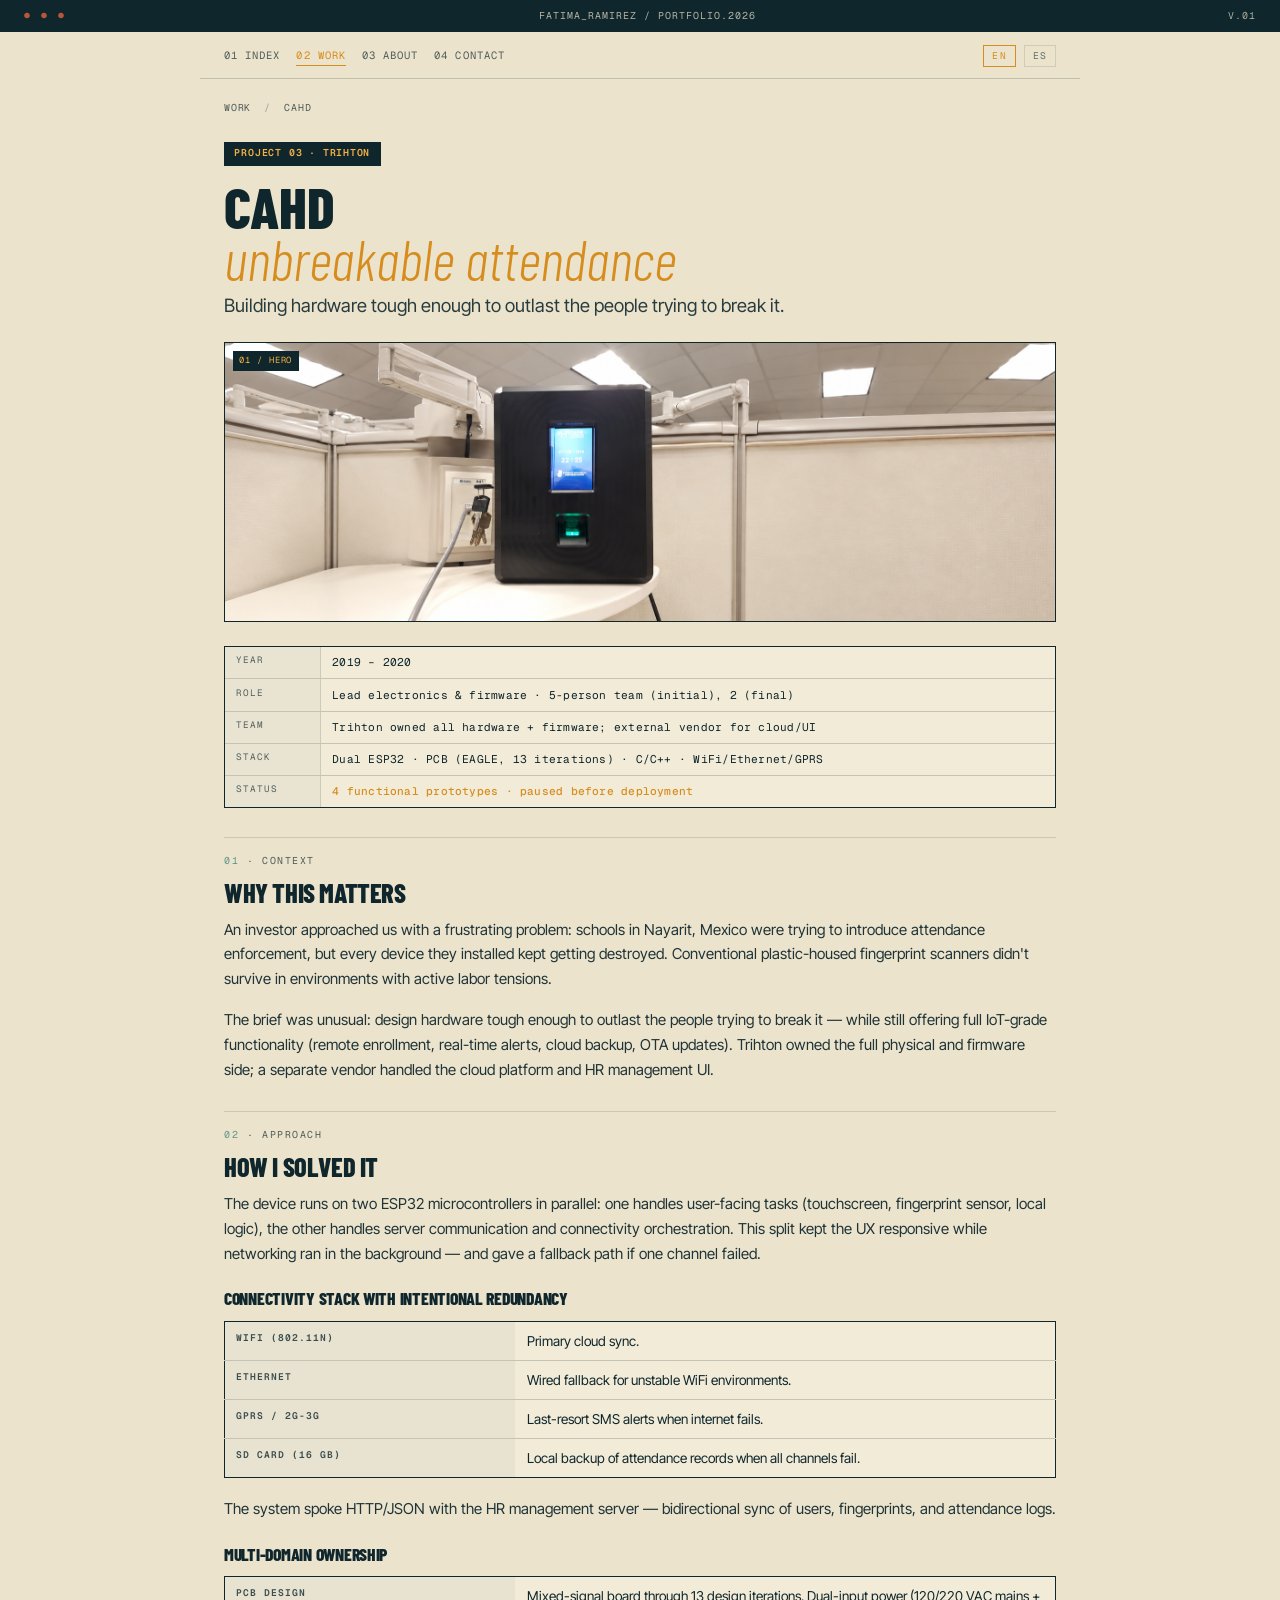
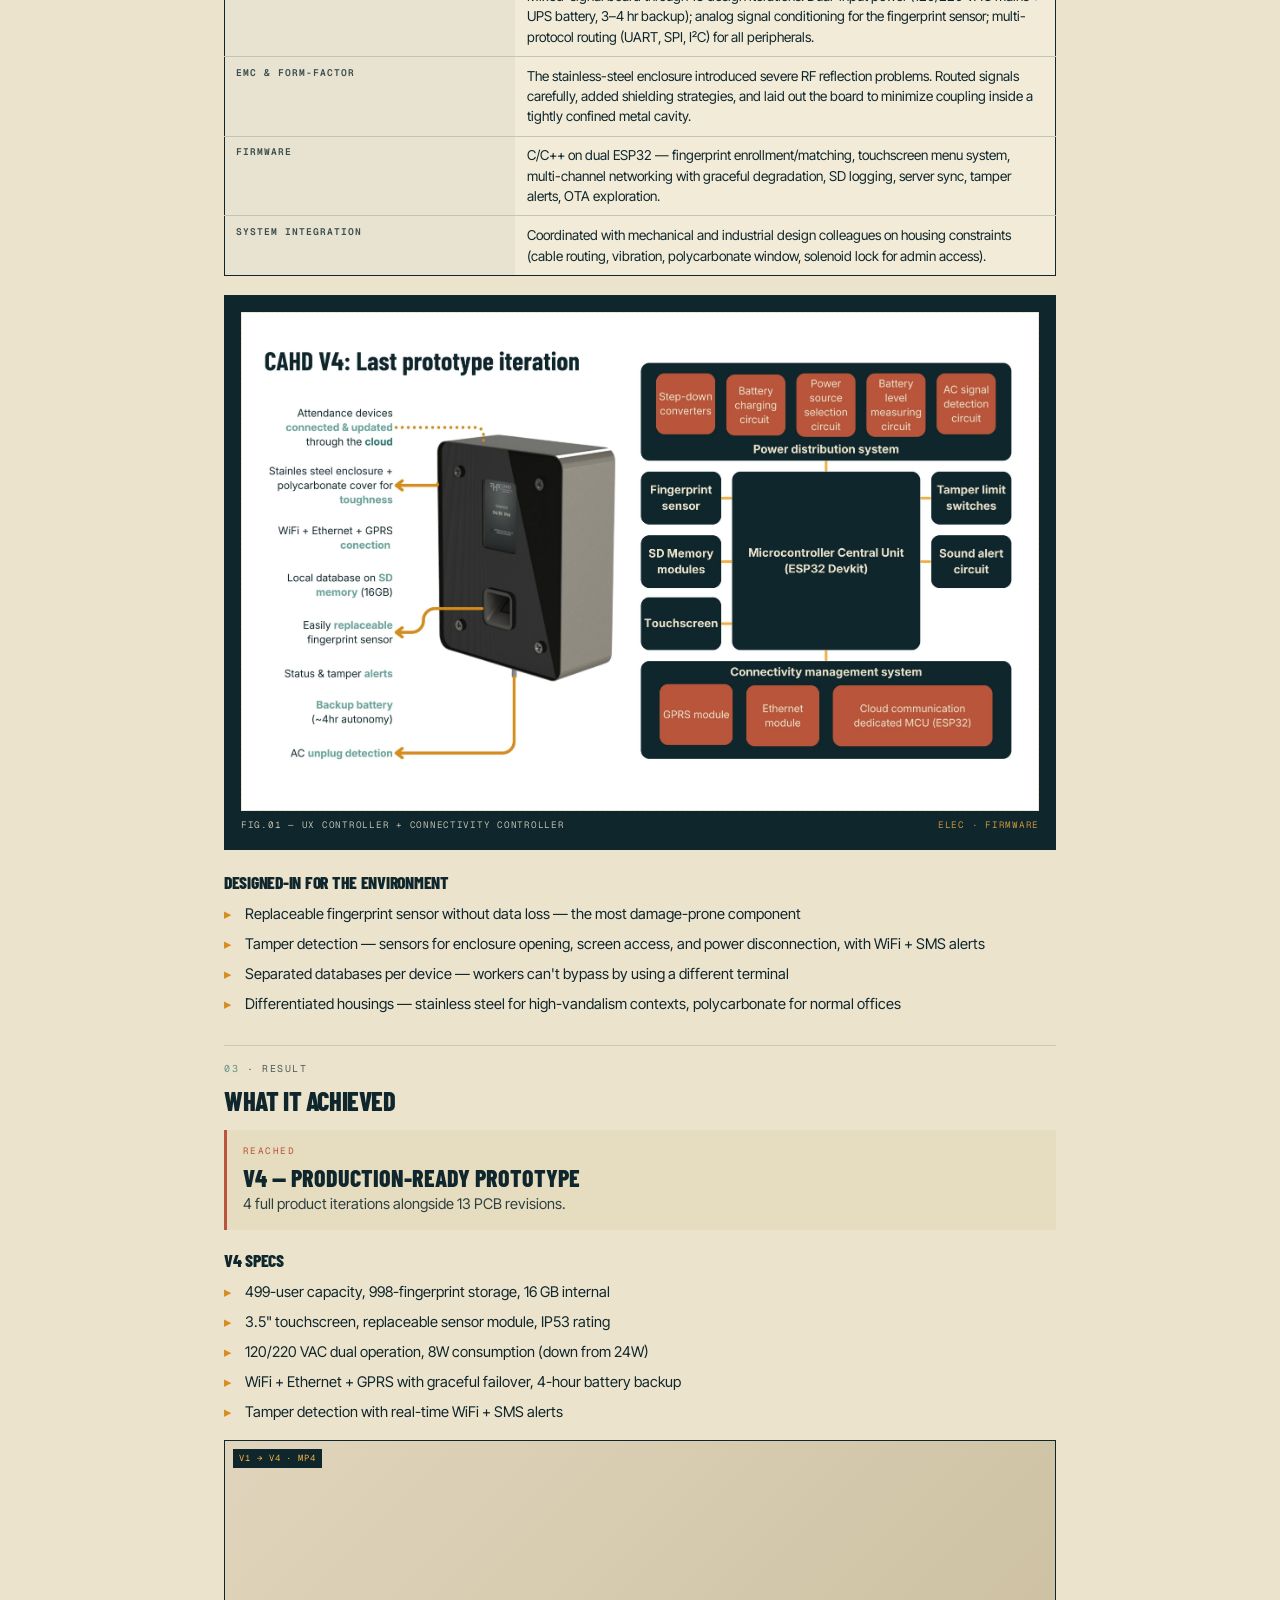
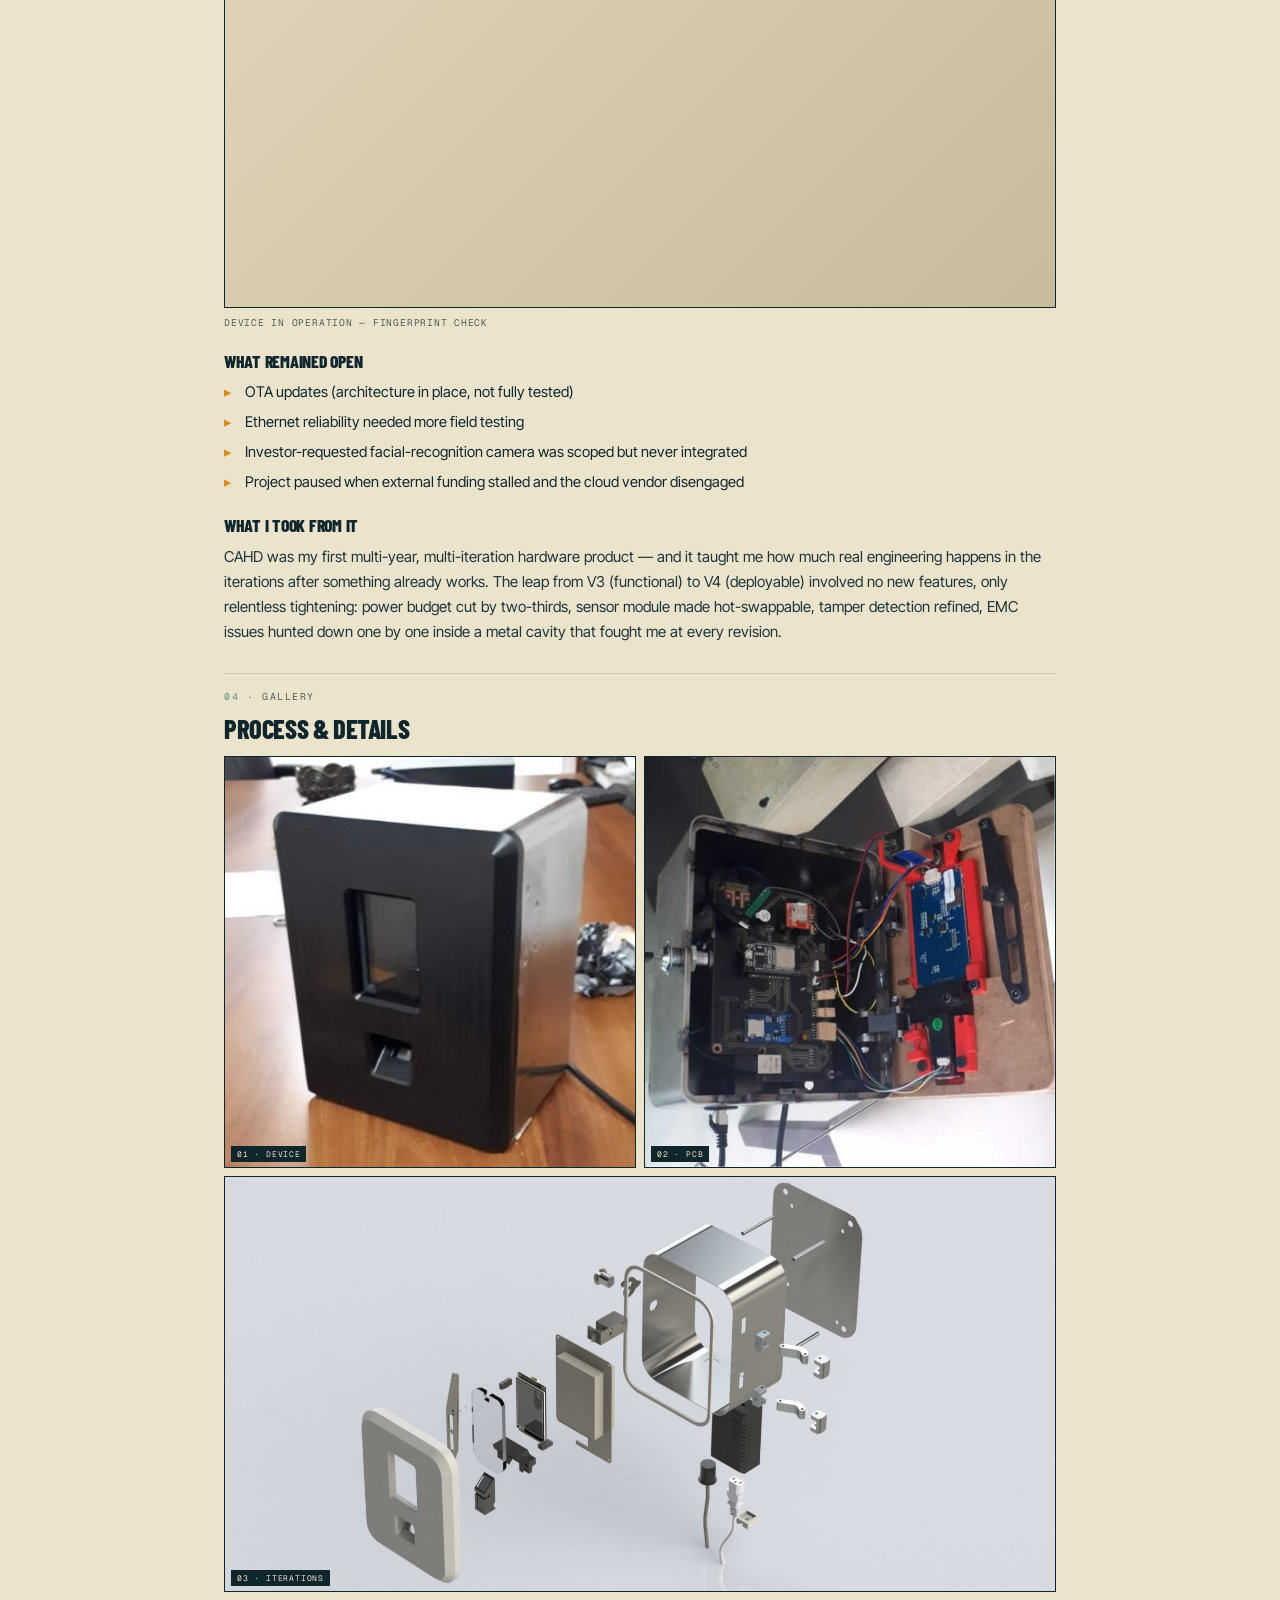
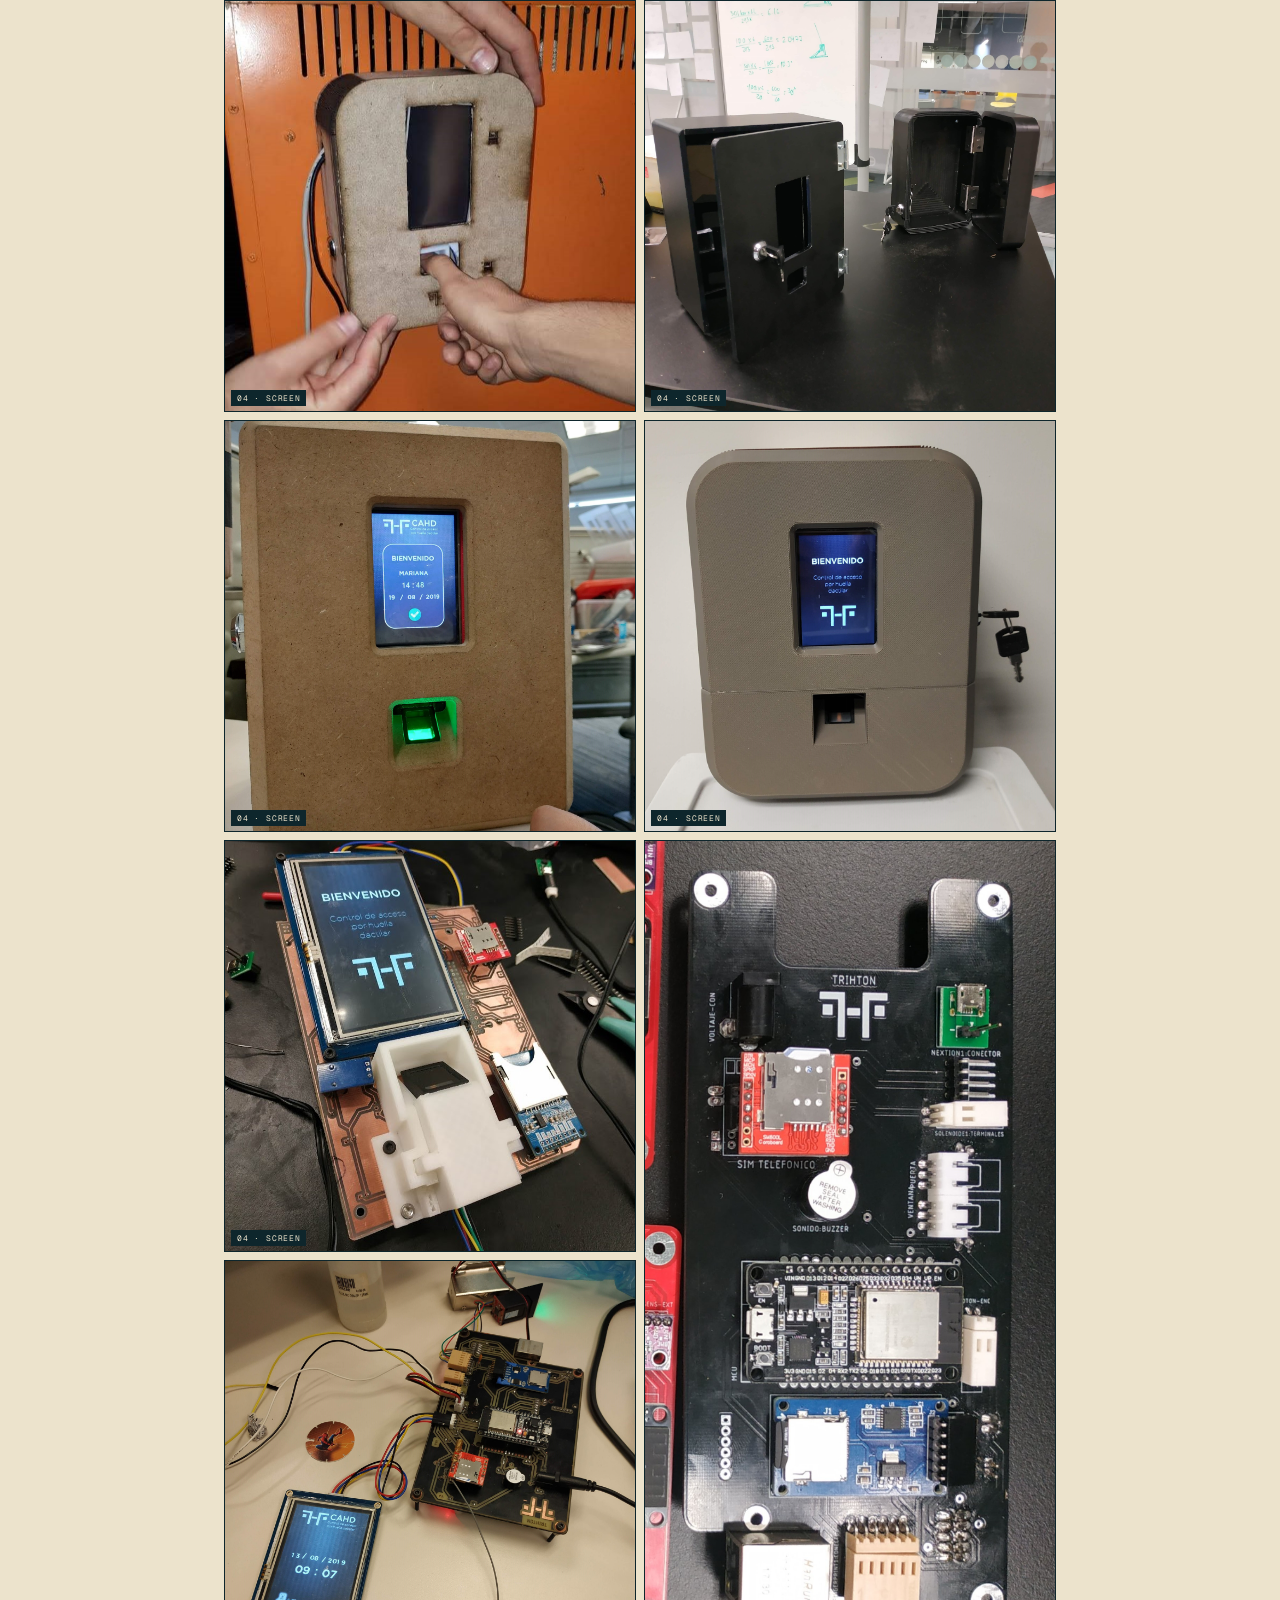
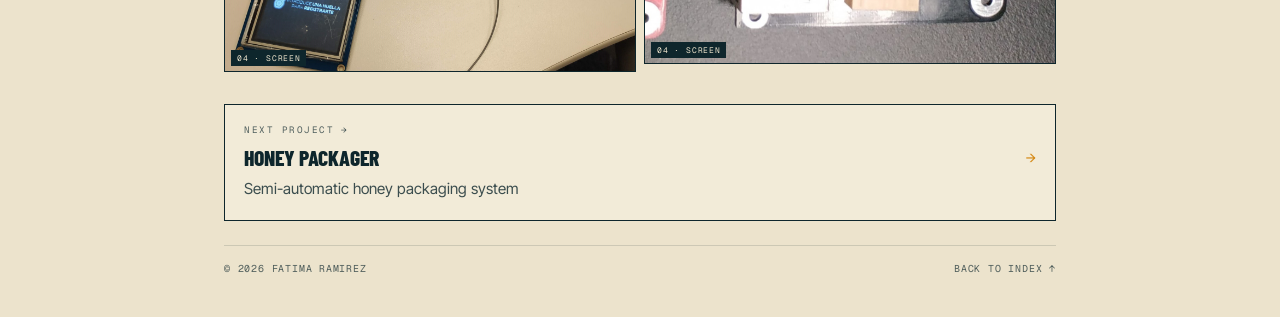
<file: cahd.html>
<!DOCTYPE html>
<html lang="en">
<head>
<meta charset="UTF-8">
<meta name="viewport" content="width=device-width, initial-scale=1.0">
<title>CAHD — IoT biometric attendance — Fatima Ramirez</title>
<meta name="description" content="A rugged IoT fingerprint attendance device designed to survive vandalism — hardware and firmware by Fatima Ramirez.">

<!-- Fonts -->
<link rel="preconnect" href="https://fonts.googleapis.com">
<link rel="preconnect" href="https://fonts.gstatic.com" crossorigin>
<link href="https://fonts.googleapis.com/css2?family=Barlow+Condensed:ital,wght@0,300;0,800;1,300;1,800&family=Inter+Tight:wght@300;400;500;600&display=swap" rel="stylesheet">
<link href="https://fonts.googleapis.com/css2?family=Geist+Mono:wght@400;500;600&display=swap" rel="stylesheet">

<!-- Styles -->
<link rel="stylesheet" href="css/base.css">
<link rel="stylesheet" href="css/project.css">
</head>

<body class="theme-light" data-i18n-title="meta.title_cahd">

<!-- Header strip -->
<div class="header-strip">
  <span class="dots">● ● ●</span>
  <span class="center" data-i18n="header_strip.center">fatima_ramirez / portfolio.2026</span>
  <span class="right" data-i18n="header_strip.right">v.01</span>
</div>

<!-- Navigation -->
<nav class="nav" aria-label="Primary">
  <ul>
    <li><a href="index.html" data-i18n="nav.index">01 Index</a></li>
    <li><a href="index.html#work" class="current" data-i18n="nav.work">02 Work</a></li>
    <li><a href="about.html" data-i18n="nav.about">03 About</a></li>
    <li><a href="index.html#contact" data-i18n="nav.contact">04 Contact</a></li>
    <li class="lang-toggle" aria-label="Language toggle">
      <button data-lang-btn="en" class="active" aria-pressed="true">EN</button>
      <button data-lang-btn="es" aria-pressed="false">ES</button>
    </li>
  </ul>
</nav>

<main class="project-page">

  <!-- Breadcrumb -->
  <div class="breadcrumb">
    <a href="index.html#work" data-i18n="cahd.breadcrumb_work">Work</a>
    <span class="sep">/</span>
    <span class="current" data-i18n="cahd.breadcrumb_current">CAHD</span>
  </div>

  <!-- Title block -->
  <div class="tag-flag" data-i18n="cahd.tag">Project 03 · Trihton</div>

  <h1 class="pp-title">
    <span data-i18n="cahd.title_main">CAHD</span><br>
    <em data-i18n="cahd.title_em">unbreakable attendance</em>
  </h1>

  <p class="pp-subtitle" data-i18n="cahd.subtitle">
    Building hardware tough enough to outlast the people trying to break it.
  </p>

  <!-- Hero media -->
  <div class="pp-hero-media">
    <span class="corner-label" data-i18n="cahd.hero_corner">01 / Hero</span>
    <img src="assets/media/cahd_hero.png" alt="Overall auger extruder assembled on the printer">
    <!-- <div class="placeholder">
      <span data-i18n="cahd.hero_placeholder">CAHD V4 DEVICE</span>
      <span class="small" data-i18n="cahd.hero_placeholder_small">/assets/images/cahd-hero.jpg</span>
    </div> -->
  </div>

  <!-- Spec sheet -->
  <div class="pp-spec">
    <div class="row">
      <span class="k" data-i18n="cahd.spec_k_year">year</span>
      <span class="v" data-i18n="cahd.spec_v_year">2019 – 2020</span>
    </div>
    <div class="row">
      <span class="k" data-i18n="cahd.spec_k_role">role</span>
      <span class="v" data-i18n="cahd.spec_v_role">Lead electronics & firmware · 5-person team (initial), 2 (final)</span>
    </div>
    <div class="row">
      <span class="k" data-i18n="cahd.spec_k_team">team</span>
      <span class="v" data-i18n="cahd.spec_v_team">Trihton owned all hardware + firmware; external vendor for cloud/UI</span>
    </div>
    <div class="row">
      <span class="k" data-i18n="cahd.spec_k_stack">stack</span>
      <span class="v" data-i18n="cahd.spec_v_stack">Dual ESP32 · PCB (EAGLE, 13 iterations) · C/C++ · WiFi/Ethernet/GPRS</span>
    </div>
    <div class="row">
      <span class="k" data-i18n="cahd.spec_k_status">status</span>
      <span class="v accent" data-i18n="cahd.spec_v_status">4 functional prototypes · paused before deployment</span>
    </div>
  </div>

  <!-- ===== 01 CONTEXT ===== -->
  <div class="pp-section">
    <span><span class="num" data-i18n="cahd.section_context_num">01</span> · <span data-i18n="cahd.section_context_label">Context</span></span>
  </div>
  <h3 class="pp-h3" data-i18n="cahd.h3_context">Why this matters</h3>
  <p class="pp-body" data-i18n="cahd.context_p1">
    An investor approached us with a frustrating problem: schools in Nayarit, Mexico were trying to introduce attendance enforcement, but every device they installed kept getting destroyed. Conventional plastic-housed fingerprint scanners didn't survive in environments with active labor tensions.
  </p>
  <p class="pp-body" data-i18n="cahd.context_p2">
    The brief was unusual: <strong>design hardware tough enough to outlast the people trying to break it</strong> — while still offering full IoT-grade functionality (remote enrollment, real-time alerts, cloud backup, OTA updates). Trihton owned the full physical and firmware side; a separate vendor handled the cloud platform and HR management UI.
  </p>

  <!-- ===== 02 APPROACH ===== -->
  <div class="pp-section">
    <span><span class="num" data-i18n="cahd.section_approach_num">02</span> · <span data-i18n="cahd.section_approach_label">Approach</span></span>
  </div>
  <h3 class="pp-h3" data-i18n="cahd.h3_approach">How I solved it</h3>
  <p class="pp-body" data-i18n="cahd.approach_intro">
    The device runs on <strong>two ESP32 microcontrollers</strong> in parallel: one handles user-facing tasks (touchscreen, fingerprint sensor, local logic), the other handles server communication and connectivity orchestration. This split kept the UX responsive while networking ran in the background — and gave a fallback path if one channel failed.
  </p>

  <h4 class="pp-h3" style="font-size: 1.1rem; margin-top: 1.5rem;" data-i18n="cahd.approach_h4_connectivity">Connectivity stack with intentional redundancy</h4>

  <table class="pp-table">
    <tr>
      <th data-i18n="cahd.tbl_conn_1">WiFi (802.11n)</th>
      <td data-i18n="cahd.tbl_conn_1_desc">Primary cloud sync.</td>
    </tr>
    <tr>
      <th data-i18n="cahd.tbl_conn_2">Ethernet</th>
      <td data-i18n="cahd.tbl_conn_2_desc">Wired fallback for unstable WiFi environments.</td>
    </tr>
    <tr>
      <th data-i18n="cahd.tbl_conn_3">GPRS / 2G-3G</th>
      <td data-i18n="cahd.tbl_conn_3_desc">Last-resort SMS alerts when internet fails.</td>
    </tr>
    <tr>
      <th data-i18n="cahd.tbl_conn_4">SD card (16 GB)</th>
      <td data-i18n="cahd.tbl_conn_4_desc">Local backup of attendance records when all channels fail.</td>
    </tr>
  </table>
  <p class="pp-body" data-i18n="cahd.approach_conn_close">
    The system spoke <strong>HTTP/JSON</strong> with the HR management server — bidirectional sync of users, fingerprints, and attendance logs.
  </p>

  <h4 class="pp-h3" style="font-size: 1.1rem; margin-top: 1.5rem;" data-i18n="cahd.approach_h4_domains">Multi-domain ownership</h4>

  <table class="pp-table">
    <tr>
      <th data-i18n="cahd.tbl_dom_1">PCB design</th>
      <td data-i18n="cahd.tbl_dom_1_desc">Mixed-signal board through 13 design iterations. Dual-input power (120/220 VAC mains + UPS battery, 3–4 hr backup); analog signal conditioning for the fingerprint sensor; multi-protocol routing (UART, SPI, I²C) for all peripherals.</td>
    </tr>
    <tr>
      <th data-i18n="cahd.tbl_dom_2">EMC & form-factor</th>
      <td data-i18n="cahd.tbl_dom_2_desc">The stainless-steel enclosure introduced severe RF reflection problems. Routed signals carefully, added shielding strategies, and laid out the board to minimize coupling inside a tightly confined metal cavity.</td>
    </tr>
    <tr>
      <th data-i18n="cahd.tbl_dom_3">Firmware</th>
      <td data-i18n="cahd.tbl_dom_3_desc">C/C++ on dual ESP32 — fingerprint enrollment/matching, touchscreen menu system, multi-channel networking with graceful degradation, SD logging, server sync, tamper alerts, OTA exploration.</td>
    </tr>
    <tr>
      <th data-i18n="cahd.tbl_dom_4">System integration</th>
      <td data-i18n="cahd.tbl_dom_4_desc">Coordinated with mechanical and industrial design colleagues on housing constraints (cable routing, vibration, polycarbonate window, solenoid lock for admin access).</td>
    </tr>
  </table>

  <!-- Inverted diagram block -->
  <div class="pp-diagram">
    <div class="diagram-area">
      <!-- <span class="placeholder" data-i18n="cahd.approach_diag_placeholder">DUAL-ESP32 + CONNECTIVITY STACK</span> -->
      <img src="assets/media/cahd_diagram.jpg" alt="Architecture diagram of the IoT Attendace Device CAHD">
    </div>
    <div class="diagram-caption">
      <span data-i18n="cahd.approach_diag_caption_left">fig.01 — UX controller + connectivity controller</span>
      <span class="acc" data-i18n="cahd.approach_diag_caption_right">elec · firmware</span>
    </div>
  </div>

  <h4 class="pp-h3" style="font-size: 1.1rem; margin-top: 1.5rem;" data-i18n="cahd.approach_h4_features">Designed-in for the environment</h4>
  <ul class="pp-list">
    <li data-i18n="cahd.approach_feat_li1">Replaceable fingerprint sensor without data loss — the most damage-prone component</li>
    <li data-i18n="cahd.approach_feat_li2">Tamper detection — sensors for enclosure opening, screen access, and power disconnection, with WiFi + SMS alerts</li>
    <li data-i18n="cahd.approach_feat_li3">Separated databases per device — workers can't bypass by using a different terminal</li>
    <li data-i18n="cahd.approach_feat_li4">Differentiated housings — stainless steel for high-vandalism contexts, polycarbonate for normal offices</li>
  </ul>

  <!-- ===== 03 RESULT ===== -->
  <div class="pp-section">
    <span><span class="num" data-i18n="cahd.section_result_num">03</span> · <span data-i18n="cahd.section_result_label">Result</span></span>
  </div>
  <h3 class="pp-h3" data-i18n="cahd.h3_result">What it achieved</h3>

  <!-- Callout -->
  <div class="pp-result">
    <div class="label" data-i18n="cahd.result_callout1_label">Reached</div>
    <div class="stat" data-i18n="cahd.result_callout1_stat">V4 — production-ready prototype</div>
    <div class="desc" data-i18n="cahd.result_callout1_desc">
      4 full product iterations alongside 13 PCB revisions.
    </div>
  </div>

  <h4 class="pp-h3" style="font-size: 1.1rem; margin-top: 1.4rem;" data-i18n="cahd.result_h4_specs">V4 specs</h4>
  <ul class="pp-list">
    <li data-i18n="cahd.result_spec_li1">499-user capacity, 998-fingerprint storage, 16 GB internal</li>
    <li data-i18n="cahd.result_spec_li2">3.5" touchscreen, replaceable sensor module, IP53 rating</li>
    <li data-i18n="cahd.result_spec_li3">120/220 VAC dual operation, 8W consumption (down from 24W)</li>
    <li data-i18n="cahd.result_spec_li4">WiFi + Ethernet + GPRS with graceful failover, 4-hour battery backup</li>
    <li data-i18n="cahd.result_spec_li5">Tamper detection with real-time WiFi + SMS alerts</li>
  </ul>

  <!-- Iteration diagram / gallery hint -->
  <div class="pp-video">
    <span class="vid-meta" data-i18n="cahd.result_video_meta">01:28 · MP4</span>
    <iframe
      src="https://www.youtube.com/embed/bkmtWujphyM?modestbranding=1&rel=0&vq=hd720"
      title="IoT attendance device demo"
      frameborder="0"
      allow="accelerometer; autoplay; clipboard-write; encrypted-media; gyroscope"
      allowfullscreen>
    </iframe>
    <!-- <div class="play" aria-label="Play video"></div> -->
  </div>
  <p style="font-family: var(--font-mono); font-size: 0.6rem; letter-spacing: 0.08em; text-transform: uppercase; opacity: 0.7; margin-top: -0.5rem; margin-bottom: 1.2rem;" data-i18n="cahd.result_video_placeholder">
    Device in operation — fingerprint check
  </p>

  <h4 class="pp-h3" style="font-size: 1.1rem; margin-top: 1.4rem;" data-i18n="cahd.result_h4_open">What remained open</h4>
  <ul class="pp-list">
    <li data-i18n="cahd.result_open_li1">OTA updates (architecture in place, not fully tested)</li>
    <li data-i18n="cahd.result_open_li2">Ethernet reliability needed more field testing</li>
    <li data-i18n="cahd.result_open_li3">Investor-requested facial-recognition camera was scoped but never integrated</li>
    <li data-i18n="cahd.result_open_li4">Project paused when external funding stalled and the cloud vendor disengaged</li>
  </ul>

  <h4 class="pp-h3" style="font-size: 1.1rem; margin-top: 1.4rem;" data-i18n="cahd.result_h4_learned">What I took from it</h4>
  <p class="pp-body" data-i18n="cahd.result_learned">
    CAHD was my first multi-year, multi-iteration hardware product — and it taught me how much real engineering happens in the iterations <strong>after</strong> something already works. The leap from V3 (functional) to V4 (deployable) involved no new features, only relentless tightening: power budget cut by two-thirds, sensor module made hot-swappable, tamper detection refined, EMC issues hunted down one by one inside a metal cavity that fought me at every revision.
  </p>

  <!-- ===== 04 GALLERY ===== -->
  <div class="pp-section">
    <span><span class="num" data-i18n="cahd.section_gallery_num">04</span> · <span data-i18n="cahd.section_gallery_label">Gallery</span></span>
  </div>
  <h3 class="pp-h3" data-i18n="cahd.h3_gallery">Process & details</h3>

  <div class="pp-gallery">
    <div class="thumb">
      <span class="caption" data-i18n="cahd.gallery_a_caption">01 · CAHD V3</span>
      <img src="assets/media/cahd_v3.jpg" alt="Last functional prototype: CAHD V3">
      <!-- <span class="placeholder" data-i18n="cahd.gallery_a_placeholder">V4 assembled</span> -->
    </div>
    <div class="thumb">
      <span class="caption" data-i18n="cahd.gallery_b_caption">02 · Internal integration</span>
      <img src="assets/media/cahd_v3_internal.jpg" alt="Prototype Internal Integration: CAHD V3">
      <!-- <span class="placeholder" data-i18n="cahd.gallery_b_placeholder">Custom PCB</span> -->
    </div>
    <div class="thumb wide">
      <span class="caption" data-i18n="cahd.gallery_c_caption">03 · Exploded</span>
      <img src="assets/media/cahd_v3_exploded.jpg" alt="Prototype Internal Integration Exploded: CAHD V3">
      <!-- <span class="placeholder" data-i18n="cahd.gallery_c_placeholder">V1–V4 evolution</span> -->
    </div>
    <div class="thumb">
      <span class="caption" data-i18n="cahd.gallery_d_caption">04 · Conceptual test</span>
      <img src="assets/media/cahd_concept_test1.jpg" alt="First conceptual test">
      <!-- <span class="placeholder" data-i18n="cahd.gallery_d_placeholder">Touch interface</span> -->
    </div>
    <div class="thumb">
      <span class="caption" data-i18n="cahd.gallery_d_caption">05 · Conceptual test</span>
      <img src="assets/media/cahd_concept_test2.jpg" alt="Second conceptual test">
    </div>
    <div class="thumb">
      <span class="caption" data-i18n="cahd.gallery_d_caption">06 · CAHD V1</span>
      <img src="assets/media/cahd_v1.jpg" alt="CAHD V1 prototype">
    </div>
    <div class="thumb">
      <span class="caption" data-i18n="cahd.gallery_d_caption">07 · CAHD V2</span>
      <img src="assets/media/cahd_v2.jpg" alt="CAHD V2 prototype">
    </div>
    <div class="thumb">
      <span class="caption" data-i18n="cahd.gallery_d_caption">08 · PCB V1</span>
      <img src="assets/media/cahd_pcbv1.jpg" alt="PCB design 4th iteration">
    </div>
    <div class="thumb tall">
      <span class="caption" data-i18n="cahd.gallery_d_caption">09 · PCB V10</span>
      <img src="assets/media/cahd_pcbv10.jpg" alt="PCB design 4th iteration">
    </div>
    <div class="thumb">
      <span class="caption" data-i18n="cahd.gallery_d_caption">10 · PCB V4</span>
      <img src="assets/media/cahd_pcbv4.jpg" alt="PCB design 4th iteration">
    </div>
  </div>

  <!-- Next project -->
  <a class="pp-nav-next" href="honey.html">
    <span class="label" data-i18n="cahd.next_label">Next project →</span>
    <h5 data-i18n="cahd.next_title">Honey packager</h5>
    <span class="arrow">→</span>
    <span style="grid-column: 1 / 2; font-family: var(--font-body); font-size: 0.95rem; opacity: 0.8;" data-i18n="cahd.next_sub">Semi-automatic honey packaging system</span>
  </a>

  <!-- Footer -->
  <footer class="pp-footer">
    <span data-i18n="cahd.footer_left">© 2026 Fatima Ramirez</span>
    <a href="index.html" class="accent" style="text-decoration: none; color: inherit;" data-i18n="cahd.footer_right_back">Back to Index ↑</a>
  </footer>
</main>

<script src="js/i18n.js"></script>
</body>
</html>
</file>
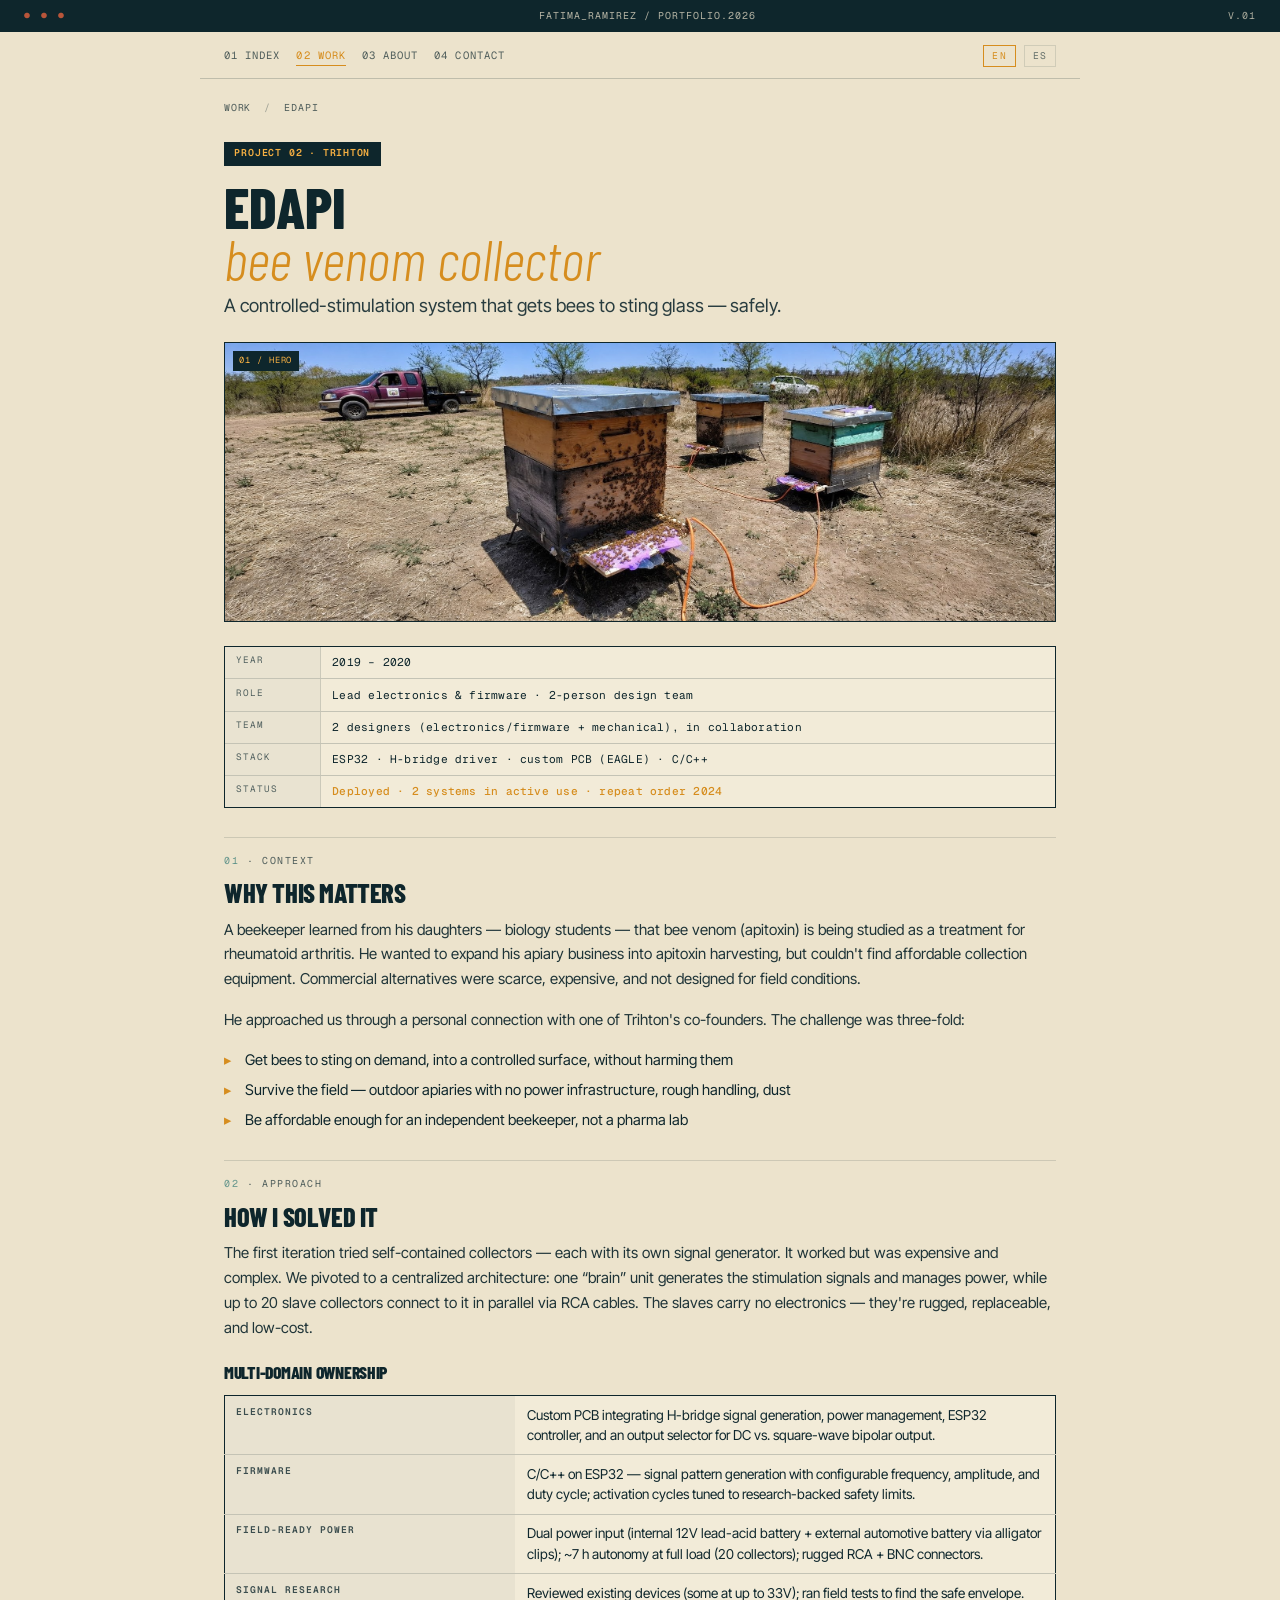
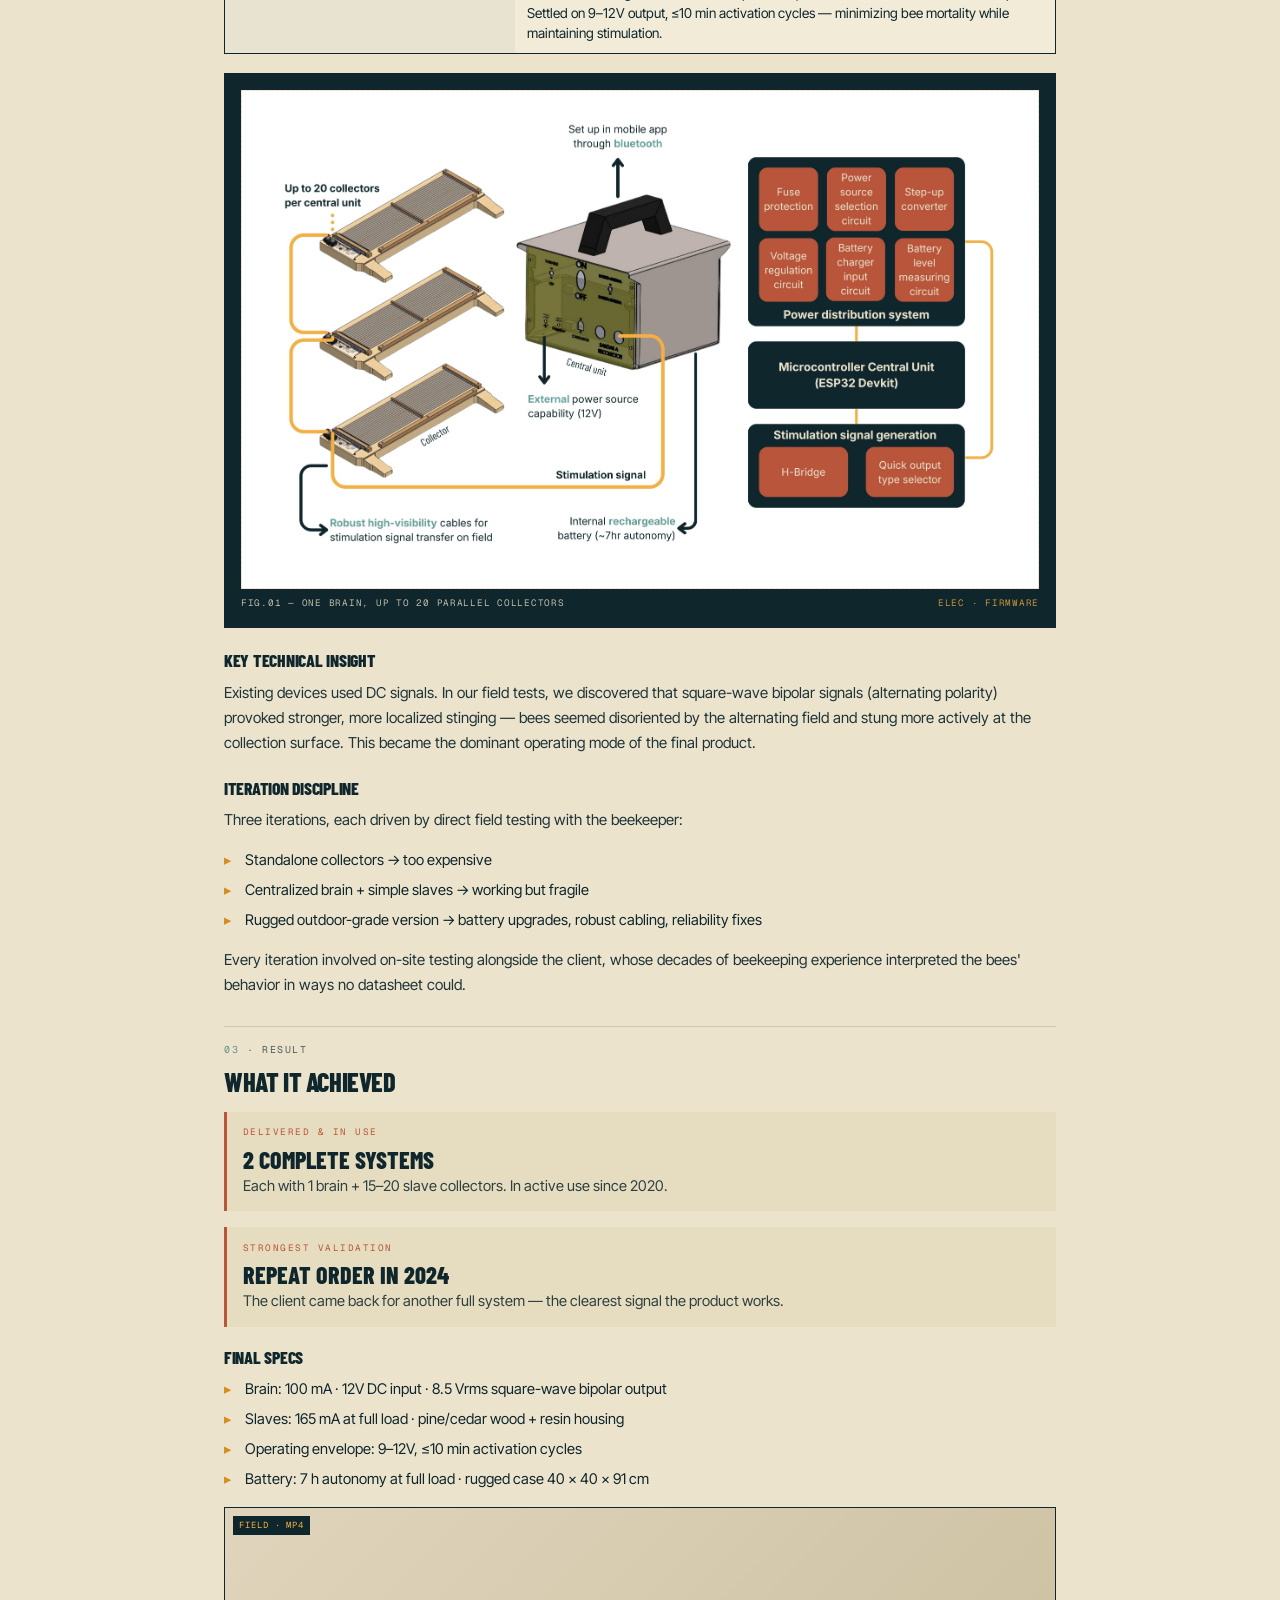
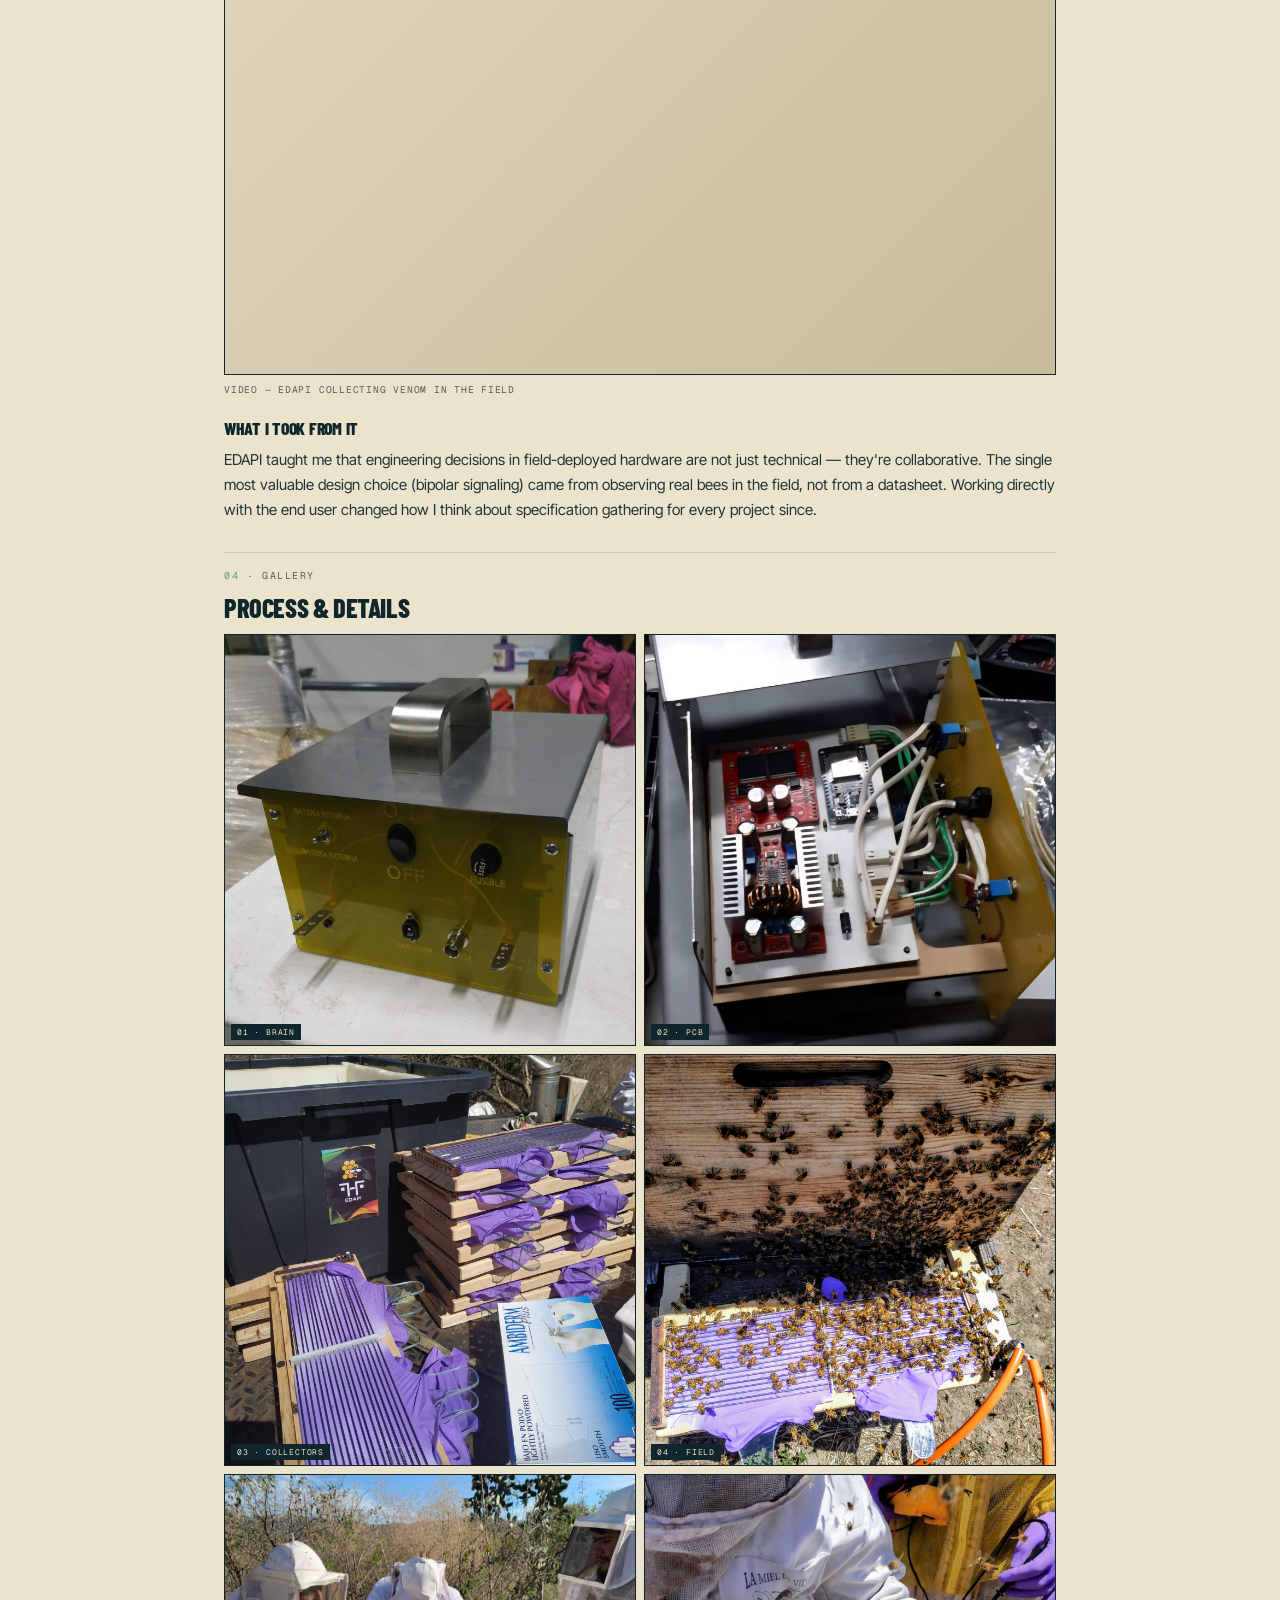
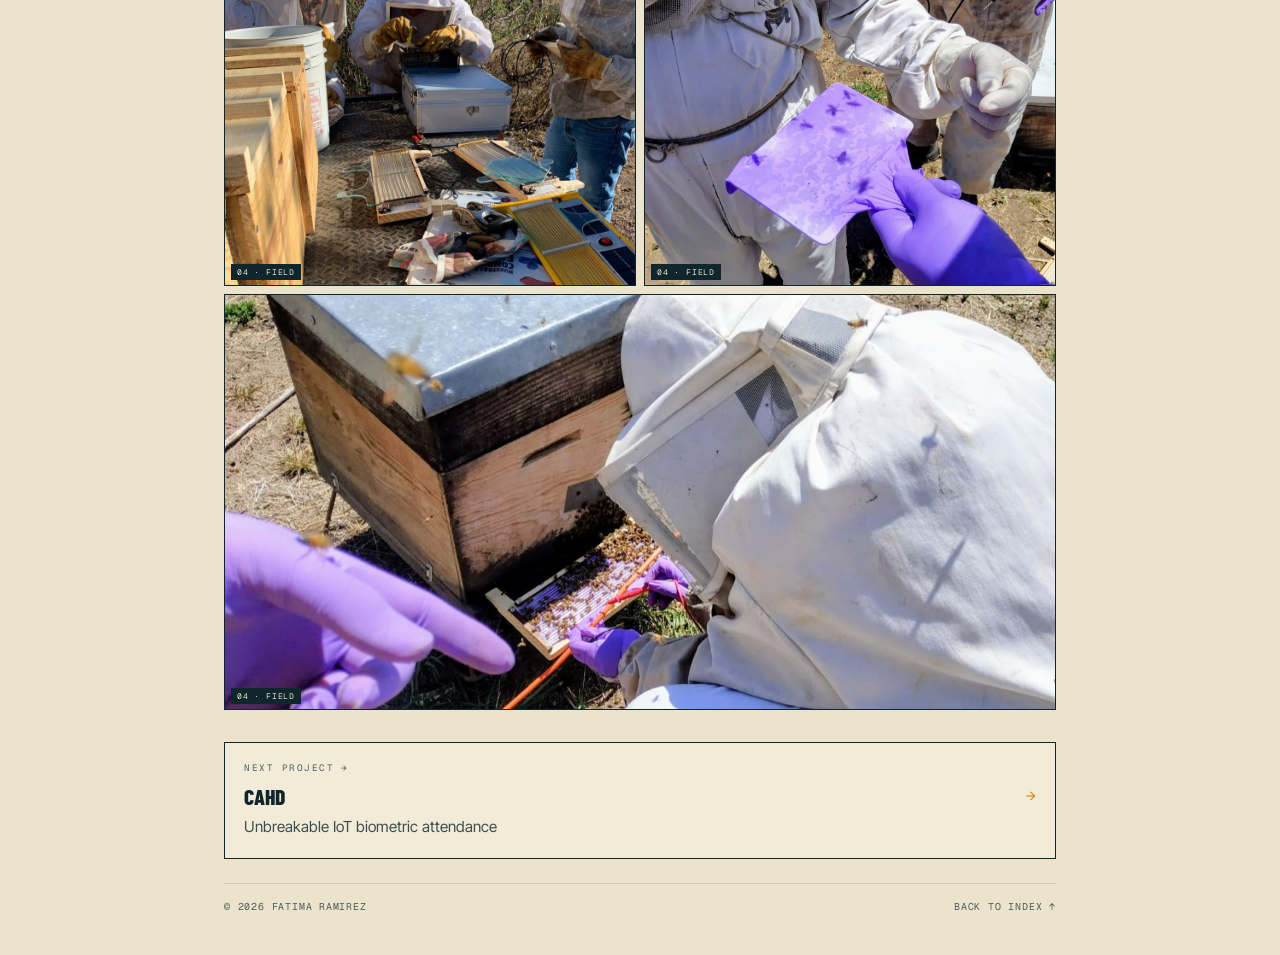
<file: edapi.html>
<!DOCTYPE html>
<html lang="en">
<head>
<meta charset="UTF-8">
<meta name="viewport" content="width=device-width, initial-scale=1.0">
<title>EDAPI — Bee venom collection device — Fatima Ramirez</title>
<meta name="description" content="A controlled-stimulation system for safe apitoxin harvesting in outdoor apiaries — hardware and firmware by Fatima Ramirez.">

<!-- Fonts -->
<link rel="preconnect" href="https://fonts.googleapis.com">
<link rel="preconnect" href="https://fonts.gstatic.com" crossorigin>
<link href="https://fonts.googleapis.com/css2?family=Barlow+Condensed:ital,wght@0,300;0,800;1,300;1,800&family=Inter+Tight:wght@300;400;500;600&display=swap" rel="stylesheet">
<link href="https://fonts.googleapis.com/css2?family=Geist+Mono:wght@400;500;600&display=swap" rel="stylesheet">

<!-- Styles -->
<link rel="stylesheet" href="css/base.css">
<link rel="stylesheet" href="css/project.css">
</head>

<body class="theme-light" data-i18n-title="meta.title_edapi">

<!-- Header strip -->
<div class="header-strip">
  <span class="dots">● ● ●</span>
  <span class="center" data-i18n="header_strip.center">fatima_ramirez / portfolio.2026</span>
  <span class="right" data-i18n="header_strip.right">v.01</span>
</div>

<!-- Navigation -->
<nav class="nav" aria-label="Primary">
  <ul>
    <li><a href="index.html" data-i18n="nav.index">01 Index</a></li>
    <li><a href="index.html#work" class="current" data-i18n="nav.work">02 Work</a></li>
    <li><a href="about.html" data-i18n="nav.about">03 About</a></li>
    <li><a href="index.html#contact" data-i18n="nav.contact">04 Contact</a></li>
    <li class="lang-toggle" aria-label="Language toggle">
      <button data-lang-btn="en" class="active" aria-pressed="true">EN</button>
      <button data-lang-btn="es" aria-pressed="false">ES</button>
    </li>
  </ul>
</nav>

<main class="project-page">

  <!-- Breadcrumb -->
  <div class="breadcrumb">
    <a href="index.html#work" data-i18n="edapi.breadcrumb_work">Work</a>
    <span class="sep">/</span>
    <span class="current" data-i18n="edapi.breadcrumb_current">EDAPI</span>
  </div>

  <!-- Title block -->
  <div class="tag-flag" data-i18n="edapi.tag">Project 02 · Trihton</div>

  <h1 class="pp-title">
    <span data-i18n="edapi.title_main">EDAPI</span><br>
    <em data-i18n="edapi.title_em">bee venom collector</em>
  </h1>

  <p class="pp-subtitle" data-i18n="edapi.subtitle">
    A controlled-stimulation system that gets bees to sting glass — safely.
  </p>

  <!-- Hero media -->
  <div class="pp-hero-media">
    <span class="corner-label" data-i18n="edapi.hero_corner">01 / Hero</span>
    <img src="assets/media/edapi_hero.jpg" alt="EDAPI hero">
    <!-- <div class="placeholder">
      <span data-i18n="edapi.hero_placeholder">EDAPI COLLECTOR IN THE FIELD</span>
      <span class="small" data-i18n="edapi.hero_placeholder_small">/assets/images/edapi-hero.jpg</span>
    </div> -->
  </div>

  <!-- Spec sheet -->
  <div class="pp-spec">
    <div class="row">
      <span class="k" data-i18n="edapi.spec_k_year">year</span>
      <span class="v" data-i18n="edapi.spec_v_year">2019 – 2020</span>
    </div>
    <div class="row">
      <span class="k" data-i18n="edapi.spec_k_role">role</span>
      <span class="v" data-i18n="edapi.spec_v_role">Lead electronics & firmware · 2-person design team</span>
    </div>
    <div class="row">
      <span class="k" data-i18n="edapi.spec_k_team">team</span>
      <span class="v" data-i18n="edapi.spec_v_team">2 designers (electronics/firmware + mechanical), in collaboration</span>
    </div>
    <div class="row">
      <span class="k" data-i18n="edapi.spec_k_stack">stack</span>
      <span class="v" data-i18n="edapi.spec_v_stack">ESP32 · H-bridge driver · custom PCB (EAGLE) · C/C++</span>
    </div>
    <div class="row">
      <span class="k" data-i18n="edapi.spec_k_status">status</span>
      <span class="v accent" data-i18n="edapi.spec_v_status">Deployed · 2 systems in active use · repeat order 2024</span>
    </div>
  </div>

  <!-- ===== 01 CONTEXT ===== -->
  <div class="pp-section">
    <span><span class="num" data-i18n="edapi.section_context_num">01</span> · <span data-i18n="edapi.section_context_label">Context</span></span>
  </div>
  <h3 class="pp-h3" data-i18n="edapi.h3_context">Why this matters</h3>
  <p class="pp-body" data-i18n="edapi.context_p1">
    A beekeeper learned from his daughters — biology students — that bee venom (apitoxin) is being studied as a treatment for rheumatoid arthritis. He wanted to expand his apiary business into apitoxin harvesting, but couldn't find affordable collection equipment. Commercial alternatives were scarce, expensive, and not designed for field conditions.
  </p>
  <p class="pp-body" data-i18n="edapi.context_p2">
    He approached us through a personal connection with one of Trihton's co-founders. The challenge was three-fold:
  </p>
  <ul class="pp-list">
    <li data-i18n="edapi.context_li1">Get bees to sting on demand, into a controlled surface, without harming them</li>
    <li data-i18n="edapi.context_li2">Survive the field — outdoor apiaries with no power infrastructure, rough handling, dust</li>
    <li data-i18n="edapi.context_li3">Be affordable enough for an independent beekeeper, not a pharma lab</li>
  </ul>

  <!-- ===== 02 APPROACH ===== -->
  <div class="pp-section">
    <span><span class="num" data-i18n="edapi.section_approach_num">02</span> · <span data-i18n="edapi.section_approach_label">Approach</span></span>
  </div>
  <h3 class="pp-h3" data-i18n="edapi.h3_approach">How I solved it</h3>
  <p class="pp-body" data-i18n="edapi.approach_intro">
    The first iteration tried self-contained collectors — each with its own signal generator. It worked but was expensive and complex. We pivoted to a centralized architecture: one "brain" unit generates the stimulation signals and manages power, while up to 20 slave collectors connect to it in parallel via RCA cables. The slaves carry no electronics — they're rugged, replaceable, and low-cost.
  </p>

  <h4 class="pp-h3" style="font-size: 1.1rem; margin-top: 1.5rem;" data-i18n="edapi.approach_h4_domains">Multi-domain ownership</h4>

  <table class="pp-table">
    <tr>
      <th data-i18n="edapi.tbl_dom_1">Electronics</th>
      <td data-i18n="edapi.tbl_dom_1_desc">Custom PCB integrating H-bridge signal generation, power management, ESP32 controller, and an output selector for DC vs. square-wave bipolar output.</td>
    </tr>
    <tr>
      <th data-i18n="edapi.tbl_dom_2">Firmware</th>
      <td data-i18n="edapi.tbl_dom_2_desc">C/C++ on ESP32 — signal pattern generation with configurable frequency, amplitude, and duty cycle; activation cycles tuned to research-backed safety limits.</td>
    </tr>
    <tr>
      <th data-i18n="edapi.tbl_dom_3">Field-ready power</th>
      <td data-i18n="edapi.tbl_dom_3_desc">Dual power input (internal 12V lead-acid battery + external automotive battery via alligator clips); ~7 h autonomy at full load (20 collectors); rugged RCA + BNC connectors.</td>
    </tr>
    <tr>
      <th data-i18n="edapi.tbl_dom_4">Signal research</th>
      <td data-i18n="edapi.tbl_dom_4_desc">Reviewed existing devices (some at up to 33V); ran field tests to find the safe envelope. Settled on 9–12V output, ≤10 min activation cycles — minimizing bee mortality while maintaining stimulation.</td>
    </tr>
  </table>

  <!-- Inverted diagram block -->
  <div class="pp-diagram">
    <div class="diagram-area">
      <!-- <span class="placeholder" data-i18n="edapi.approach_diag_placeholder">BRAIN + SLAVE ARCHITECTURE</span> -->
      <img src="assets/media/edapi_diagram.jpg" alt="Architecture diagram of the printhead">
    </div>
    <div class="diagram-caption">
      <span data-i18n="edapi.approach_diag_caption_left">fig.01 — one brain, up to 20 parallel collectors</span>
      <span class="acc" data-i18n="edapi.approach_diag_caption_right">elec · firmware</span>
    </div>
  </div>

  <h4 class="pp-h3" style="font-size: 1.1rem; margin-top: 1.5rem;" data-i18n="edapi.approach_h4_insight">Key technical insight</h4>
  <p class="pp-body" data-i18n="edapi.approach_insight">
    Existing devices used DC signals. In our field tests, we discovered that <strong>square-wave bipolar signals</strong> (alternating polarity) provoked stronger, more localized stinging — bees seemed disoriented by the alternating field and stung more actively at the collection surface. This became the dominant operating mode of the final product.
  </p>

  <h4 class="pp-h3" style="font-size: 1.1rem; margin-top: 1.5rem;" data-i18n="edapi.approach_h4_iteration">Iteration discipline</h4>
  <p class="pp-body" data-i18n="edapi.approach_iteration">
    Three iterations, each driven by direct field testing with the beekeeper:
  </p>
  <ul class="pp-list">
    <li data-i18n="edapi.approach_iter_li1">Standalone collectors → too expensive</li>
    <li data-i18n="edapi.approach_iter_li2">Centralized brain + simple slaves → working but fragile</li>
    <li data-i18n="edapi.approach_iter_li3">Rugged outdoor-grade version → battery upgrades, robust cabling, reliability fixes</li>
  </ul>
  <p class="pp-body" data-i18n="edapi.approach_iteration_close">
    Every iteration involved on-site testing alongside the client, whose decades of beekeeping experience interpreted the bees' behavior in ways no datasheet could.
  </p>

  <!-- ===== 03 RESULT ===== -->
  <div class="pp-section">
    <span><span class="num" data-i18n="edapi.section_result_num">03</span> · <span data-i18n="edapi.section_result_label">Result</span></span>
  </div>
  <h3 class="pp-h3" data-i18n="edapi.h3_result">What it achieved</h3>

  <!-- Callout 1 -->
  <div class="pp-result">
    <div class="label" data-i18n="edapi.result_callout1_label">Delivered & in use</div>
    <div class="stat" data-i18n="edapi.result_callout1_stat">2 complete systems</div>
    <div class="desc" data-i18n="edapi.result_callout1_desc">
      Each with 1 brain + 15–20 slave collectors. In active use since 2020.
    </div>
  </div>

  <!-- Callout 2 -->
  <div class="pp-result">
    <div class="label" data-i18n="edapi.result_callout2_label">Strongest validation</div>
    <div class="stat" data-i18n="edapi.result_callout2_stat">Repeat order in 2024</div>
    <div class="desc" data-i18n="edapi.result_callout2_desc">
      The client came back for another full system — the clearest signal the product works.
    </div>
  </div>

  <h4 class="pp-h3" style="font-size: 1.1rem; margin-top: 1.4rem;" data-i18n="edapi.result_h4_specs">Final specs</h4>
  <ul class="pp-list">
    <li data-i18n="edapi.result_spec_li1">Brain: 100 mA · 12V DC input · 8.5 Vrms square-wave bipolar output</li>
    <li data-i18n="edapi.result_spec_li2">Slaves: 165 mA at full load · pine/cedar wood + resin housing</li>
    <li data-i18n="edapi.result_spec_li3">Operating envelope: 9–12V, ≤10 min activation cycles</li>
    <li data-i18n="edapi.result_spec_li4">Battery: 7 h autonomy at full load · rugged case 40 × 40 × 91 cm</li>
  </ul>

  <!-- Video placeholder -->
  <div class="pp-video">
    <span class="vid-meta" data-i18n="edapi.result_video_meta">00:12 · MP4</span>
    <iframe
      src="https://www.youtube.com/embed/ezEMrz84roQ?modestbranding=1&rel=0&vq=hd720"
      title="EDAPI collecting bee venom"
      frameborder="0"
      allow="accelerometer; autoplay; clipboard-write; encrypted-media; gyroscope"
      allowfullscreen>
    </iframe>
    <!-- <div class="play" aria-label="Play video"></div> -->
  </div>


  <p style="font-family: var(--font-mono); font-size: 0.6rem; letter-spacing: 0.08em; text-transform: uppercase; opacity: 0.7; margin-top: -0.5rem; margin-bottom: 1.2rem;" data-i18n="edapi.result_video_placeholder">
    Video — EDAPI collecting venom in the field
  </p>

  <h4 class="pp-h3" style="font-size: 1.1rem; margin-top: 1.4rem;" data-i18n="edapi.result_h4_learned">What I took from it</h4>
  <p class="pp-body" data-i18n="edapi.result_learned">
    EDAPI taught me that engineering decisions in field-deployed hardware are not just technical — they're collaborative. The single most valuable design choice (bipolar signaling) came from observing real bees in the field, not from a datasheet. Working directly with the end user changed how I think about specification gathering for every project since.
  </p>

  <!-- ===== 04 GALLERY ===== -->
  <div class="pp-section">
    <span><span class="num" data-i18n="edapi.section_gallery_num">04</span> · <span data-i18n="edapi.section_gallery_label">Gallery</span></span>
  </div>
  <h3 class="pp-h3" data-i18n="edapi.h3_gallery">Process & details</h3>

  <div class="pp-gallery">
    <div class="thumb">
      <span class="caption" data-i18n="edapi.gallery_a_caption">01 · Central Unit</span>
      <img src="assets/media/edapi_brain.jpeg" alt="Final version of central unit (master)">
      <!-- <span class="placeholder" data-i18n="edapi.gallery_a_placeholder">Central unit</span> -->
    </div>
    <div class="thumb">
      <span class="caption" data-i18n="edapi.gallery_b_caption">02 · PCB</span>
      <img src="assets/media/edapi_pcb.jpeg" alt="Internal wiring and PCB">
      <!-- <span class="placeholder" data-i18n="edapi.gallery_b_placeholder">Custom PCB</span> -->
    </div>
    <div class="thumb">
      <span class="caption" data-i18n="edapi.gallery_c_caption">03 · Collectors</span>
      <img src="assets/media/edapi_collectors.jpeg" alt="Bee venom collectors (slaves)">
      <!-- <span class="placeholder" data-i18n="edapi.gallery_c_placeholder">Slave units</span> -->
    </div>
    <div class="thumb">
      <span class="caption" data-i18n="edapi.gallery_d_caption">04 · Apitoxin collection</span>
      <img src="assets/media/edapi_bees.jpeg" alt="Bees crowding collector on the field">
      <!-- <span class="placeholder" data-i18n="edapi.gallery_d_placeholder">In operation</span> -->
    </div>
    <div class="thumb">
      <span class="caption" data-i18n="edapi.gallery_d_caption">05 · Adjusting central unit </span>
      <img src="assets/media/edapi_field1.jpeg" alt="Adjusting central unit on the field">
      <!-- <span class="placeholder" data-i18n="edapi.gallery_d_placeholder">In operation</span> -->
    </div>
    <div class="thumb">
      <span class="caption" data-i18n="edapi.gallery_d_caption">06 · Collection evaluation</span>
      <img src="assets/media/edapi_field2.jpeg" alt="Evaluating how much venom was present in the glasses from collectors">
    </div>
    <div class="thumb wide">
      <span class="caption" data-i18n="edapi.gallery_d_caption">07 · Measuring operation voltage</span>
      <img src="assets/media/edapi_field3.jpeg" alt="Measuring collector output voltage on the field">
    </div>
  </div>

  <!-- Next project -->
  <a class="pp-nav-next" href="cahd.html">
    <span class="label" data-i18n="edapi.next_label">Next project →</span>
    <h5 data-i18n="edapi.next_title">CAHD</h5>
    <span class="arrow">→</span>
    <span style="grid-column: 1 / 2; font-family: var(--font-body); font-size: 0.95rem; opacity: 0.8;" data-i18n="edapi.next_sub">Unbreakable IoT biometric attendance</span>
  </a>

  <!-- Footer -->
  <footer class="pp-footer">
    <span data-i18n="edapi.footer_left">© 2026 Fatima Ramirez</span>
    <a href="index.html" class="accent" style="text-decoration: none; color: inherit;" data-i18n="edapi.footer_right_back">Back to Index ↑</a>
  </footer>
</main>

<script src="js/i18n.js"></script>
</body>
</html>
</file>
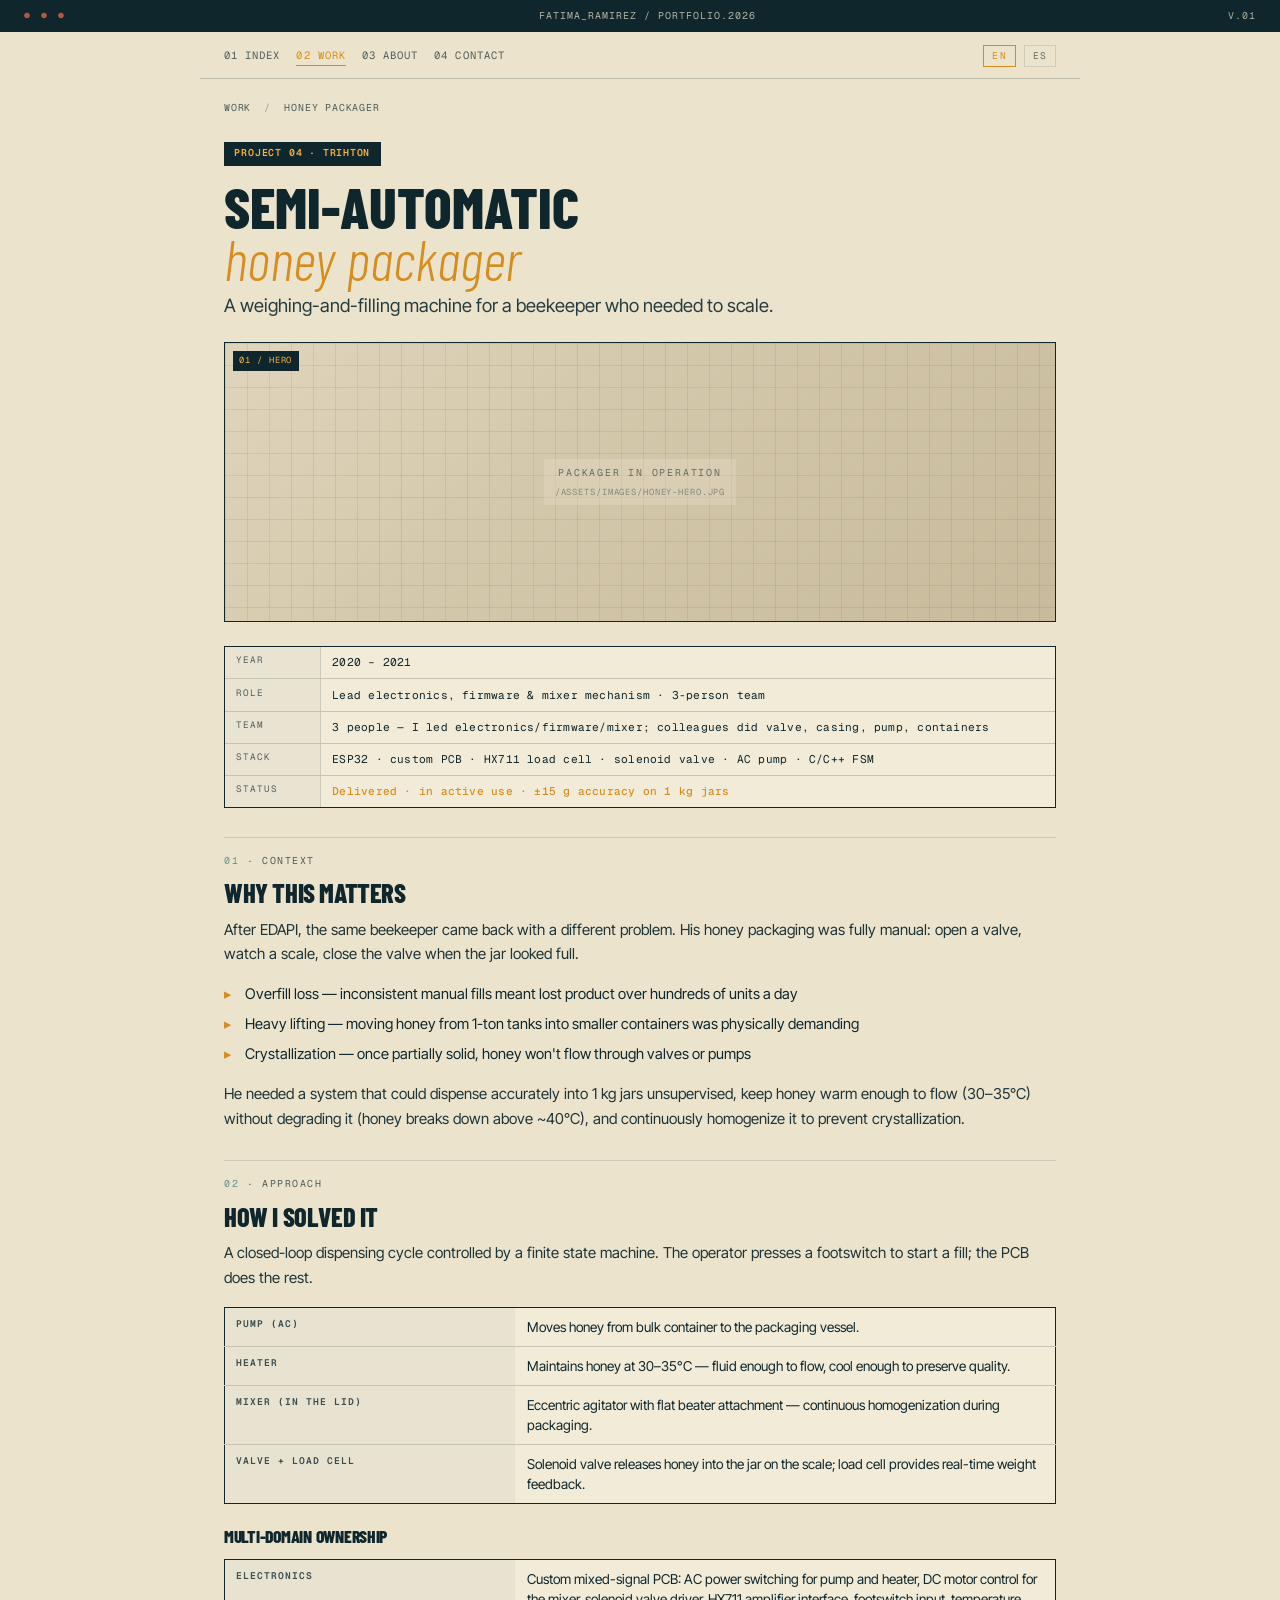
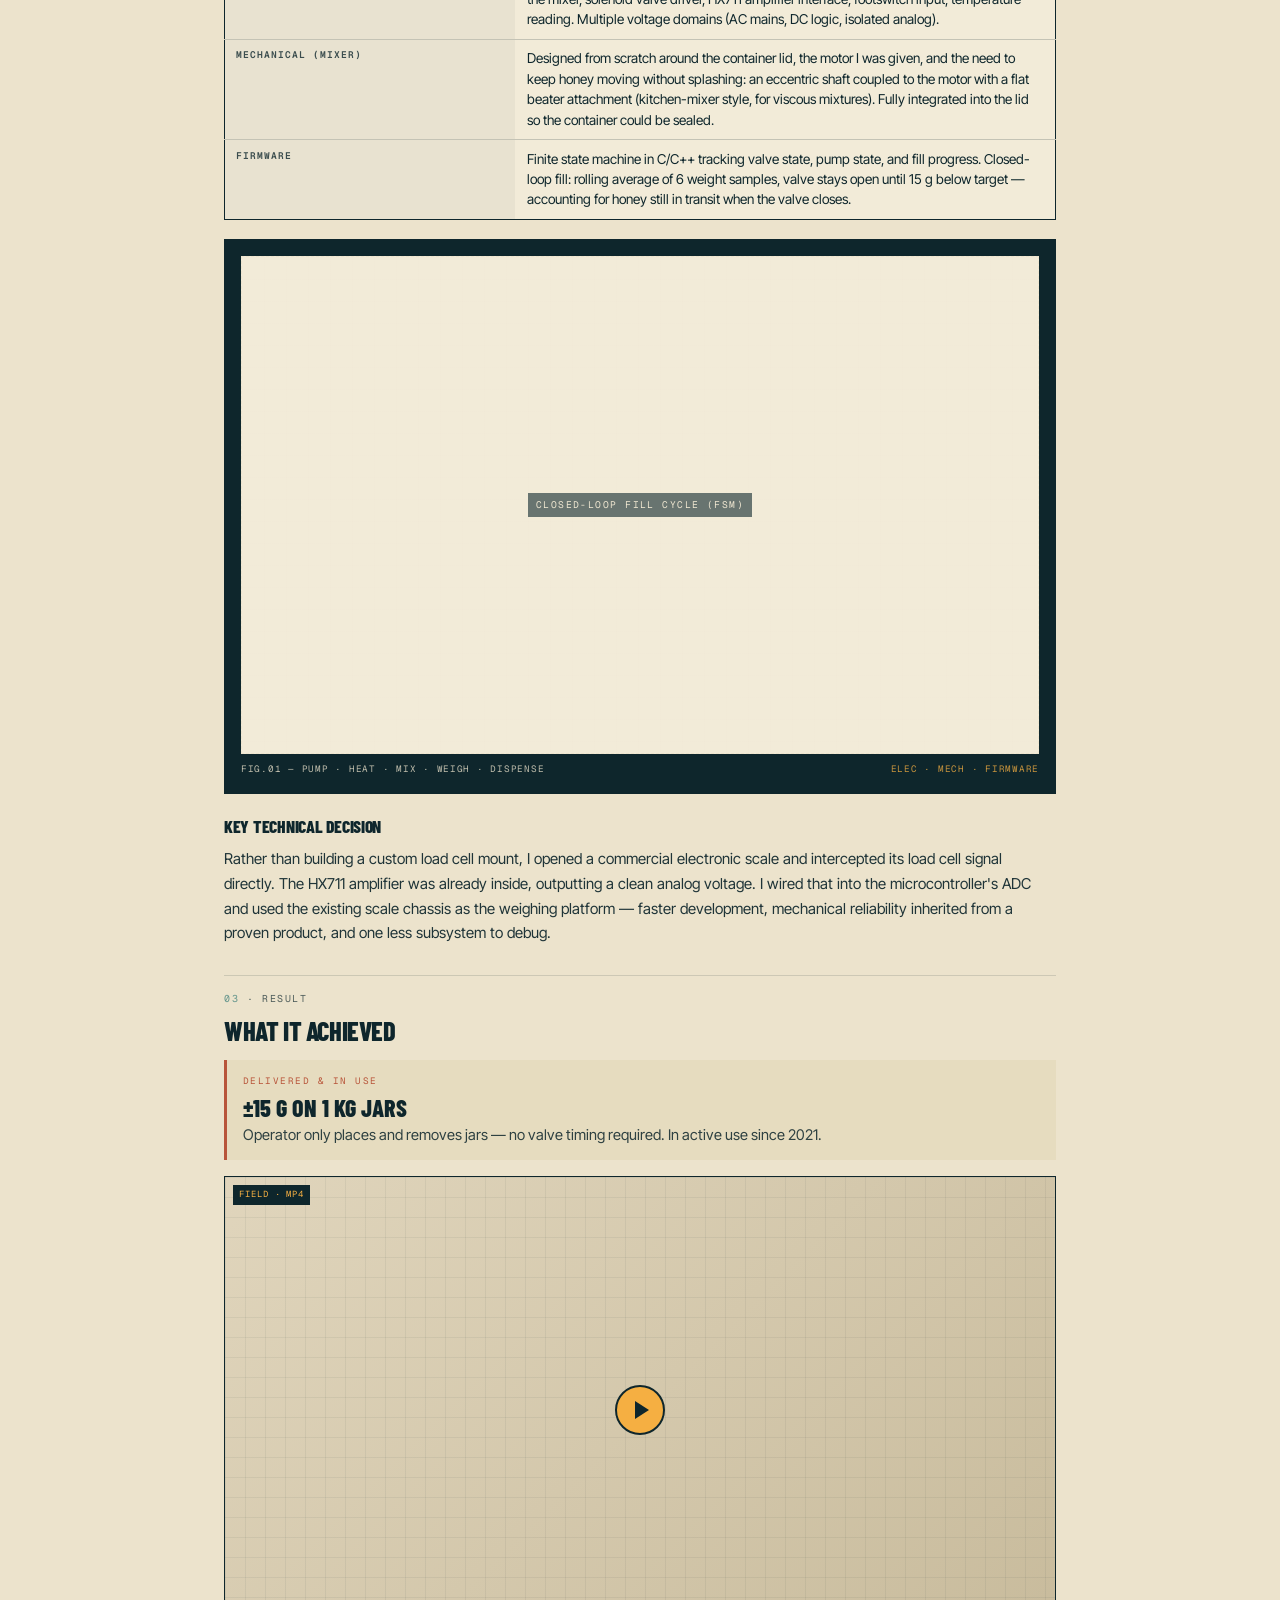
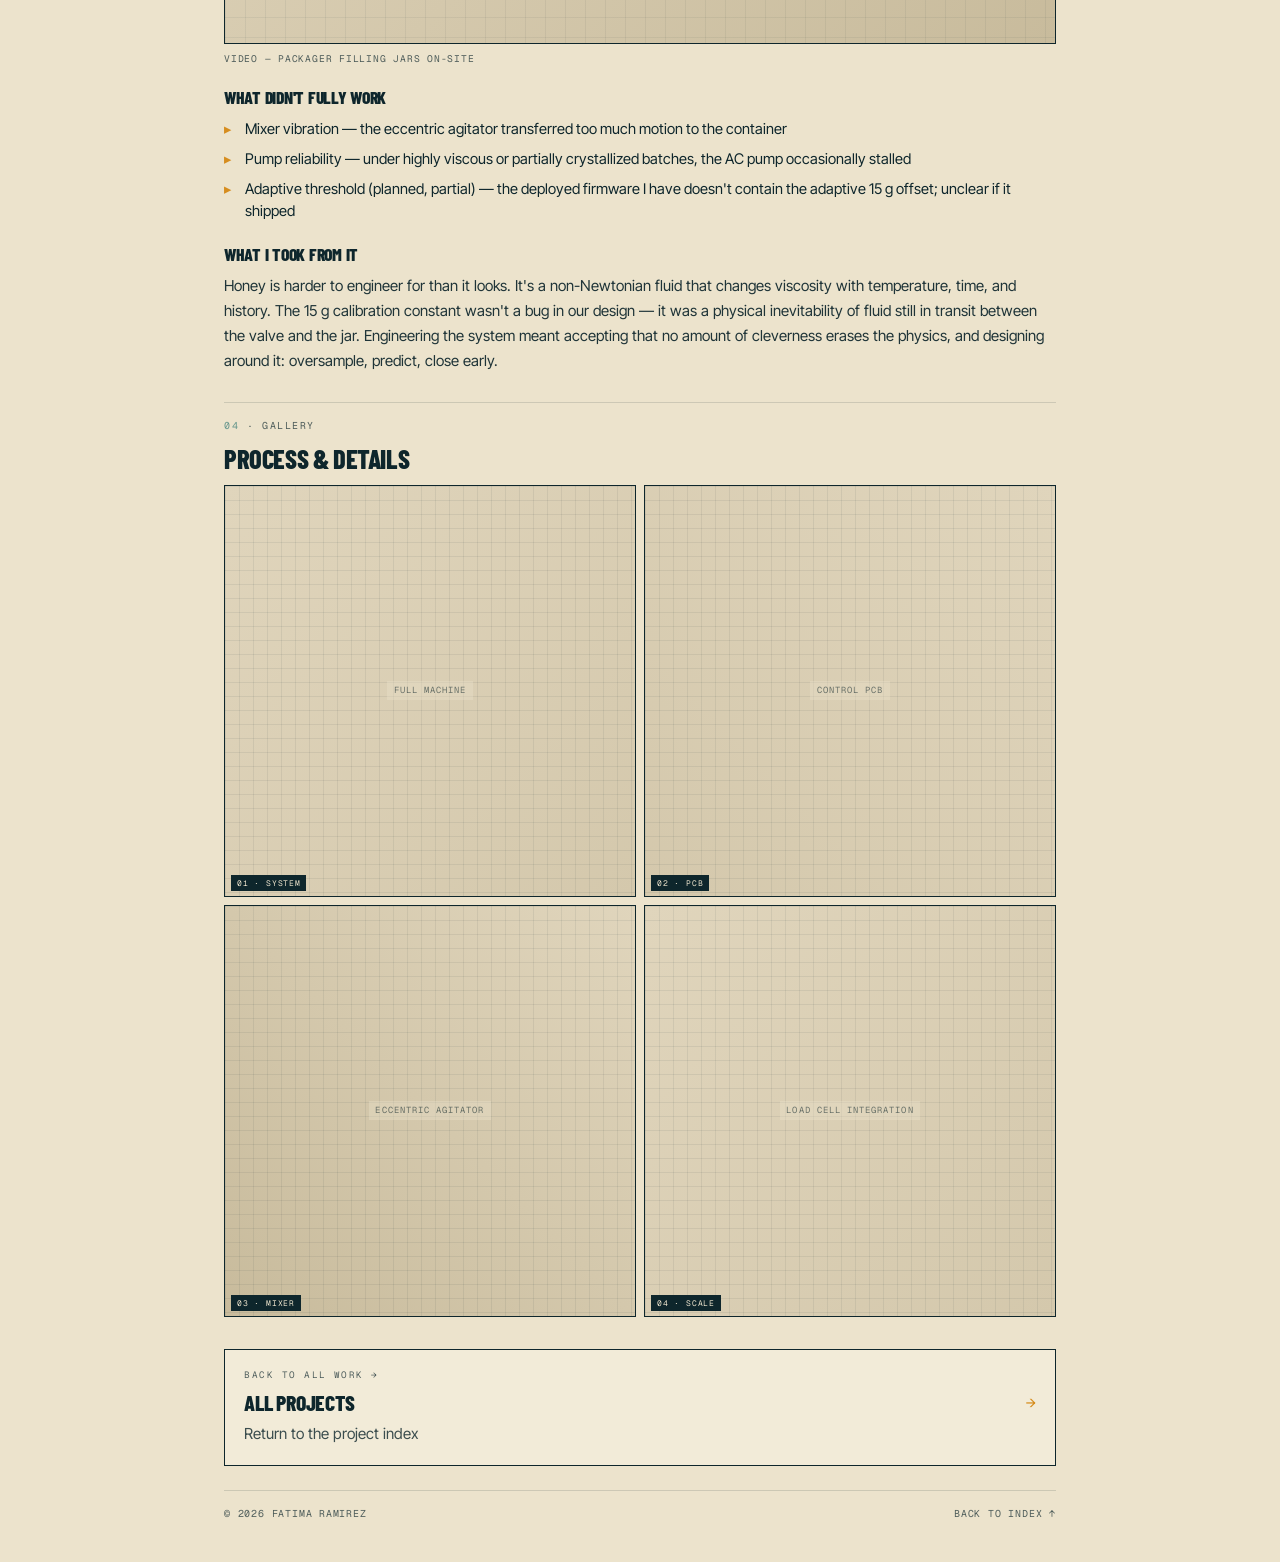
<file: honey.html>
<!DOCTYPE html>
<html lang="en">
<head>
<meta charset="UTF-8">
<meta name="viewport" content="width=device-width, initial-scale=1.0">
<title>Semi-automatic honey packager — Fatima Ramirez</title>
<meta name="description" content="A closed-loop honey packaging machine with weighing, heating, and mixing — electronics, firmware, and mechanism by Fatima Ramirez.">

<!-- Fonts -->
<link rel="preconnect" href="https://fonts.googleapis.com">
<link rel="preconnect" href="https://fonts.gstatic.com" crossorigin>
<link href="https://fonts.googleapis.com/css2?family=Barlow+Condensed:ital,wght@0,300;0,800;1,300;1,800&family=Inter+Tight:wght@300;400;500;600&display=swap" rel="stylesheet">
<link href="https://fonts.googleapis.com/css2?family=Geist+Mono:wght@400;500;600&display=swap" rel="stylesheet">

<!-- Styles -->
<link rel="stylesheet" href="css/base.css">
<link rel="stylesheet" href="css/project.css">
</head>

<body class="theme-light" data-i18n-title="meta.title_honey">

<!-- Header strip -->
<div class="header-strip">
  <span class="dots">● ● ●</span>
  <span class="center" data-i18n="header_strip.center">fatima_ramirez / portfolio.2026</span>
  <span class="right" data-i18n="header_strip.right">v.01</span>
</div>

<!-- Navigation -->
<nav class="nav" aria-label="Primary">
  <ul>
    <li><a href="index.html" data-i18n="nav.index">01 Index</a></li>
    <li><a href="index.html#work" class="current" data-i18n="nav.work">02 Work</a></li>
    <li><a href="about.html" data-i18n="nav.about">03 About</a></li>
    <li><a href="index.html#contact" data-i18n="nav.contact">04 Contact</a></li>
    <li class="lang-toggle" aria-label="Language toggle">
      <button data-lang-btn="en" class="active" aria-pressed="true">EN</button>
      <button data-lang-btn="es" aria-pressed="false">ES</button>
    </li>
  </ul>
</nav>

<main class="project-page">

  <!-- Breadcrumb -->
  <div class="breadcrumb">
    <a href="index.html#work" data-i18n="honey.breadcrumb_work">Work</a>
    <span class="sep">/</span>
    <span class="current" data-i18n="honey.breadcrumb_current">Honey packager</span>
  </div>

  <!-- Title block -->
  <div class="tag-flag" data-i18n="honey.tag">Project 04 · Trihton</div>

  <h1 class="pp-title">
    <span data-i18n="honey.title_main">Semi-automatic</span><br>
    <em data-i18n="honey.title_em">honey packager</em>
  </h1>

  <p class="pp-subtitle" data-i18n="honey.subtitle">
    A weighing-and-filling machine for a beekeeper who needed to scale.
  </p>

  <!-- Hero media -->
  <div class="pp-hero-media">
    <span class="corner-label" data-i18n="honey.hero_corner">01 / Hero</span>
    <div class="placeholder">
      <span data-i18n="honey.hero_placeholder">PACKAGER IN OPERATION</span>
      <span class="small" data-i18n="honey.hero_placeholder_small">/assets/images/honey-hero.jpg</span>
    </div>
  </div>

  <!-- Spec sheet -->
  <div class="pp-spec">
    <div class="row">
      <span class="k" data-i18n="honey.spec_k_year">year</span>
      <span class="v" data-i18n="honey.spec_v_year">2020 – 2021</span>
    </div>
    <div class="row">
      <span class="k" data-i18n="honey.spec_k_role">role</span>
      <span class="v" data-i18n="honey.spec_v_role">Lead electronics, firmware & mixer mechanism · 3-person team</span>
    </div>
    <div class="row">
      <span class="k" data-i18n="honey.spec_k_team">team</span>
      <span class="v" data-i18n="honey.spec_v_team">3 people — I led electronics/firmware/mixer; colleagues did valve, casing, pump, containers</span>
    </div>
    <div class="row">
      <span class="k" data-i18n="honey.spec_k_stack">stack</span>
      <span class="v" data-i18n="honey.spec_v_stack">ESP32 · custom PCB · HX711 load cell · solenoid valve · AC pump · C/C++ FSM</span>
    </div>
    <div class="row">
      <span class="k" data-i18n="honey.spec_k_status">status</span>
      <span class="v accent" data-i18n="honey.spec_v_status">Delivered · in active use · ±15 g accuracy on 1 kg jars</span>
    </div>
  </div>

  <!-- ===== 01 CONTEXT ===== -->
  <div class="pp-section">
    <span><span class="num" data-i18n="honey.section_context_num">01</span> · <span data-i18n="honey.section_context_label">Context</span></span>
  </div>
  <h3 class="pp-h3" data-i18n="honey.h3_context">Why this matters</h3>
  <p class="pp-body" data-i18n="honey.context_p1">
    After EDAPI, the same beekeeper came back with a different problem. His honey packaging was fully manual: open a valve, watch a scale, close the valve when the jar looked full.
  </p>
  <ul class="pp-list">
    <li data-i18n="honey.context_li1">Overfill loss — inconsistent manual fills meant lost product over hundreds of units a day</li>
    <li data-i18n="honey.context_li2">Heavy lifting — moving honey from 1-ton tanks into smaller containers was physically demanding</li>
    <li data-i18n="honey.context_li3">Crystallization — once partially solid, honey won't flow through valves or pumps</li>
  </ul>
  <p class="pp-body" data-i18n="honey.context_p2">
    He needed a system that could dispense accurately into 1 kg jars unsupervised, keep honey warm enough to flow (30–35°C) without degrading it (honey breaks down above ~40°C), and continuously homogenize it to prevent crystallization.
  </p>

  <!-- ===== 02 APPROACH ===== -->
  <div class="pp-section">
    <span><span class="num" data-i18n="honey.section_approach_num">02</span> · <span data-i18n="honey.section_approach_label">Approach</span></span>
  </div>
  <h3 class="pp-h3" data-i18n="honey.h3_approach">How I solved it</h3>
  <p class="pp-body" data-i18n="honey.approach_intro">
    A closed-loop dispensing cycle controlled by a finite state machine. The operator presses a footswitch to start a fill; the PCB does the rest.
  </p>

  <table class="pp-table">
    <tr>
      <th data-i18n="honey.tbl_sub_1">Pump (AC)</th>
      <td data-i18n="honey.tbl_sub_1_desc">Moves honey from bulk container to the packaging vessel.</td>
    </tr>
    <tr>
      <th data-i18n="honey.tbl_sub_2">Heater</th>
      <td data-i18n="honey.tbl_sub_2_desc">Maintains honey at 30–35°C — fluid enough to flow, cool enough to preserve quality.</td>
    </tr>
    <tr>
      <th data-i18n="honey.tbl_sub_3">Mixer (in the lid)</th>
      <td data-i18n="honey.tbl_sub_3_desc">Eccentric agitator with flat beater attachment — continuous homogenization during packaging.</td>
    </tr>
    <tr>
      <th data-i18n="honey.tbl_sub_4">Valve + load cell</th>
      <td data-i18n="honey.tbl_sub_4_desc">Solenoid valve releases honey into the jar on the scale; load cell provides real-time weight feedback.</td>
    </tr>
  </table>

  <h4 class="pp-h3" style="font-size: 1.1rem; margin-top: 1.5rem;" data-i18n="honey.approach_h4_domains">Multi-domain ownership</h4>

  <table class="pp-table">
    <tr>
      <th data-i18n="honey.tbl_dom_1">Electronics</th>
      <td data-i18n="honey.tbl_dom_1_desc">Custom mixed-signal PCB: AC power switching for pump and heater, DC motor control for the mixer, solenoid valve driver, HX711 amplifier interface, footswitch input, temperature reading. Multiple voltage domains (AC mains, DC logic, isolated analog).</td>
    </tr>
    <tr>
      <th data-i18n="honey.tbl_dom_2">Mechanical (mixer)</th>
      <td data-i18n="honey.tbl_dom_2_desc">Designed from scratch around the container lid, the motor I was given, and the need to keep honey moving without splashing: an eccentric shaft coupled to the motor with a flat beater attachment (kitchen-mixer style, for viscous mixtures). Fully integrated into the lid so the container could be sealed.</td>
    </tr>
    <tr>
      <th data-i18n="honey.tbl_dom_3">Firmware</th>
      <td data-i18n="honey.tbl_dom_3_desc">Finite state machine in C/C++ tracking valve state, pump state, and fill progress. Closed-loop fill: rolling average of 6 weight samples, valve stays open until 15 g below target — accounting for honey still in transit when the valve closes.</td>
    </tr>
  </table>

  <!-- Inverted diagram block -->
  <div class="pp-diagram">
    <div class="diagram-area">
      <span class="placeholder" data-i18n="honey.approach_diag_placeholder">CLOSED-LOOP FILL CYCLE (FSM)</span>
    </div>
    <div class="diagram-caption">
      <span data-i18n="honey.approach_diag_caption_left">fig.01 — pump · heat · mix · weigh · dispense</span>
      <span class="acc" data-i18n="honey.approach_diag_caption_right">elec · mech · firmware</span>
    </div>
  </div>

  <h4 class="pp-h3" style="font-size: 1.1rem; margin-top: 1.5rem;" data-i18n="honey.approach_h4_decision">Key technical decision</h4>
  <p class="pp-body" data-i18n="honey.approach_decision">
    Rather than building a custom load cell mount, I opened a commercial electronic scale and intercepted its load cell signal directly. The <strong>HX711 amplifier</strong> was already inside, outputting a clean analog voltage. I wired that into the microcontroller's ADC and used the existing scale chassis as the weighing platform — faster development, mechanical reliability inherited from a proven product, and one less subsystem to debug.
  </p>

  <!-- ===== 03 RESULT ===== -->
  <div class="pp-section">
    <span><span class="num" data-i18n="honey.section_result_num">03</span> · <span data-i18n="honey.section_result_label">Result</span></span>
  </div>
  <h3 class="pp-h3" data-i18n="honey.h3_result">What it achieved</h3>

  <!-- Callout -->
  <div class="pp-result">
    <div class="label" data-i18n="honey.result_callout1_label">Delivered & in use</div>
    <div class="stat" data-i18n="honey.result_callout1_stat">±15 g on 1 kg jars</div>
    <div class="desc" data-i18n="honey.result_callout1_desc">
      Operator only places and removes jars — no valve timing required. In active use since 2021.
    </div>
  </div>

  <!-- Video placeholder -->
  <div class="pp-video">
    <span class="vid-meta" data-i18n="honey.result_video_meta">FIELD · MP4</span>
    <div class="play" aria-label="Play video"></div>
  </div>
  <p style="font-family: var(--font-mono); font-size: 0.6rem; letter-spacing: 0.08em; text-transform: uppercase; opacity: 0.7; margin-top: -0.5rem; margin-bottom: 1.2rem;" data-i18n="honey.result_video_placeholder">
    Video — Packager filling jars on-site
  </p>

  <h4 class="pp-h3" style="font-size: 1.1rem; margin-top: 1.4rem;" data-i18n="honey.result_h4_open">What didn't fully work</h4>
  <ul class="pp-list">
    <li data-i18n="honey.result_open_li1">Mixer vibration — the eccentric agitator transferred too much motion to the container</li>
    <li data-i18n="honey.result_open_li2">Pump reliability — under highly viscous or partially crystallized batches, the AC pump occasionally stalled</li>
    <li data-i18n="honey.result_open_li3">Adaptive threshold (planned, partial) — the deployed firmware I have doesn't contain the adaptive 15 g offset; unclear if it shipped</li>
  </ul>

  <h4 class="pp-h3" style="font-size: 1.1rem; margin-top: 1.4rem;" data-i18n="honey.result_h4_learned">What I took from it</h4>
  <p class="pp-body" data-i18n="honey.result_learned">
    Honey is harder to engineer for than it looks. It's a non-Newtonian fluid that changes viscosity with temperature, time, and history. The 15 g calibration constant wasn't a bug in our design — it was a physical inevitability of fluid still in transit between the valve and the jar. Engineering the system meant accepting that no amount of cleverness erases the physics, and designing around it: oversample, predict, close early.
  </p>

  <!-- ===== 04 GALLERY ===== -->
  <div class="pp-section">
    <span><span class="num" data-i18n="honey.section_gallery_num">04</span> · <span data-i18n="honey.section_gallery_label">Gallery</span></span>
  </div>
  <h3 class="pp-h3" data-i18n="honey.h3_gallery">Process & details</h3>

  <div class="pp-gallery">
    <div class="thumb thumb-a">
      <span class="caption" data-i18n="honey.gallery_a_caption">01 · System</span>
      <span class="placeholder" data-i18n="honey.gallery_a_placeholder">Full machine</span>
    </div>
    <div class="thumb thumb-b">
      <span class="caption" data-i18n="honey.gallery_b_caption">02 · PCB</span>
      <span class="placeholder" data-i18n="honey.gallery_b_placeholder">Control PCB</span>
    </div>
    <div class="thumb thumb-c">
      <span class="caption" data-i18n="honey.gallery_c_caption">03 · Mixer</span>
      <span class="placeholder" data-i18n="honey.gallery_c_placeholder">Eccentric agitator</span>
    </div>
    <div class="thumb thumb-d">
      <span class="caption" data-i18n="honey.gallery_d_caption">04 · Scale</span>
      <span class="placeholder" data-i18n="honey.gallery_d_placeholder">Load cell integration</span>
    </div>
  </div>

  <!-- Next project -->
  <a class="pp-nav-next" href="index.html#work">
    <span class="label" data-i18n="honey.next_label">Back to all work →</span>
    <h5 data-i18n="honey.next_title">All projects</h5>
    <span class="arrow">→</span>
    <span style="grid-column: 1 / 2; font-family: var(--font-body); font-size: 0.95rem; opacity: 0.8;" data-i18n="honey.next_sub">Return to the project index</span>
  </a>

  <!-- Footer -->
  <footer class="pp-footer">
    <span data-i18n="honey.footer_left">© 2026 Fatima Ramirez</span>
    <a href="index.html" class="accent" style="text-decoration: none; color: inherit;" data-i18n="honey.footer_right_back">Back to Index ↑</a>
  </footer>
</main>

<script src="js/i18n.js"></script>
</body>
</html>
</file>
<file: css/base.css>
/* =============================================================
   PORTFOLIO · Fatima Mariana Ramirez Rodriguez
   Shared base styles + design tokens
============================================================= */

/* ===== Design tokens ===== */
:root {
  /* DARK PALETTE (for Home, About) */
  --dark-bg: #0e262c;
  --dark-bg-elevated: #143335;
  --dark-bg-card: #1a4042;
  --dark-text: #ece3cc;
  --dark-text-dim: rgba(236, 227, 204, 0.7);
  --dark-line: rgba(236, 227, 204, 0.2);
  --dark-mustard: #f5af42;
  --dark-teal-mid: #67a399;
  --dark-red: #cd5c3d;

  /* LIGHT PALETTE (for project pages) */
  --light-bg: #ece3cc;
  --light-bg-soft: #f2ebd8;
  --light-bg-card: #e6dcbf;
  --light-text: #0e262c;
  --light-text-dim: rgba(14, 38, 44, 0.7);
  --light-line: rgba(14, 38, 44, 0.2);
  --light-mustard: #d68d1e;
  --light-mustard-bright: #f5af42;
  --light-teal-mid: #297470;
  --light-red: #b8553a;

  /* Typography */
  --font-display: 'Barlow Condensed', sans-serif;
  --font-body: 'Inter Tight', system-ui, sans-serif;
  --font-mono: 'Geist Mono', 'JetBrains Mono', monospace;

  /* Spacing */
  --space-xs: 0.4rem;
  --space-sm: 0.8rem;
  --space-md: 1.4rem;
  --space-lg: 2.2rem;
  --space-xl: 3.5rem;

  /* Containers */
  --max-content: 880px;
}

/* ===== Reset ===== */
*, *::before, *::after {
  box-sizing: border-box;
  margin: 0;
  padding: 0;
}

html {
  scroll-behavior: smooth;
  -webkit-font-smoothing: antialiased;
  text-rendering: optimizeLegibility;
}

body {
  font-family: var(--font-body);
  line-height: 1.5;
  min-height: 100vh;
}

/* ===== Page-level themes ===== */
body.theme-dark {
  background: var(--dark-bg);
  color: var(--dark-text);
}

body.theme-light {
  background: var(--light-bg);
  color: var(--light-text);
}

/* ===== Display & typography utilities ===== */
.display {
  font-family: var(--font-display);
  font-weight: 800;
  text-transform: uppercase;
  letter-spacing: 0.02em;
  line-height: 0.88;
}

.display em {
  font-family: var(--font-display);
  font-style: italic;
  font-weight: 300;
  text-transform: capitalize;
}

.theme-dark .display em { color: var(--dark-mustard); }
.theme-light .display em { color: var(--light-mustard); }

.serif {
  font-family: var(--font-body);
}

.mono {
  font-family: var(--font-mono);
}

/* ===== Header strip (terminal-style) ===== */
.header-strip {
  padding: 0.55rem 1.5rem;
  display: flex;
  justify-content: space-between;
  align-items: center;
  font-family: var(--font-mono);
  font-size: 0.62rem;
  letter-spacing: 0.1em;
  text-transform: uppercase;
}

.theme-dark .header-strip {
  background: var(--dark-text);
  color: var(--dark-bg);
}

.theme-light .header-strip {
  background: var(--light-text);
  color: var(--light-bg);
}

.header-strip .dots { letter-spacing: 0.25em; color: var(--dark-red); }
.theme-light .header-strip .dots { color: var(--light-red); }
.header-strip .center { opacity: 0.75; }
.header-strip .right { opacity: 0.7; }

/* ===== Navigation ===== */
.nav {
  padding: 0.8rem 1.5rem 0;
  max-width: var(--max-content);
  margin: 0 auto;
  border-bottom: 1px solid;
  margin-bottom: 1.4rem;
}

.theme-dark .nav { border-color: var(--dark-line); }
.theme-light .nav { border-color: var(--light-line); }

.nav ul {
  list-style: none;
  display: flex;
  flex-wrap: wrap;
  gap: 1rem;
  font-family: var(--font-mono);
  font-size: 0.66rem;
  text-transform: uppercase;
  letter-spacing: 0.1em;
  padding-bottom: 0.7rem;
  align-items: center;
}

.nav a {
  text-decoration: none;
  opacity: 0.7;
  transition: opacity 0.2s, color 0.2s;
}

.theme-dark .nav a { color: var(--dark-text); }
.theme-light .nav a { color: var(--light-text); }

.nav a:hover {
  opacity: 1;
}

.theme-dark .nav a:hover { color: var(--dark-mustard); }
.theme-light .nav a:hover { color: var(--light-mustard); }

.nav a.current {
  opacity: 1;
  border-bottom: 1px solid;
  padding-bottom: 0.2rem;
}

.theme-dark .nav a.current {
  color: var(--dark-mustard);
  border-bottom-color: var(--dark-mustard);
}

.theme-light .nav a.current {
  color: var(--light-mustard);
  border-bottom-color: var(--light-mustard);
}

.nav .lang-toggle {
  margin-left: auto;
  display: flex;
  gap: 0.5rem;
  align-items: center;
}

.nav .lang-toggle button {
  background: none;
  border: 1px solid;
  font-family: var(--font-mono);
  font-size: 0.6rem;
  letter-spacing: 0.12em;
  text-transform: uppercase;
  padding: 0.2rem 0.5rem;
  cursor: pointer;
  opacity: 0.6;
  transition: opacity 0.2s, color 0.2s, border-color 0.2s;
}

.theme-dark .nav .lang-toggle button {
  color: var(--dark-text);
  border-color: var(--dark-line);
}

.theme-light .nav .lang-toggle button {
  color: var(--light-text);
  border-color: var(--light-line);
}

.nav .lang-toggle button:hover { opacity: 1; }

.nav .lang-toggle button.active {
  opacity: 1;
}

.theme-dark .nav .lang-toggle button.active {
  color: var(--dark-mustard);
  border-color: var(--dark-mustard);
}

.theme-light .nav .lang-toggle button.active {
  color: var(--light-mustard);
  border-color: var(--light-mustard);
}

/* ===== Cursor blink (signature element) ===== */
.cursor {
  display: inline-block;
  width: 0.5em;
  height: 1em;
  vertical-align: -0.15em;
  margin-left: 2px;
  animation: blink 1.1s steps(2) infinite;
}

.theme-dark .cursor { background: var(--dark-mustard); }
.theme-light .cursor { background: var(--light-mustard); }

@keyframes blink {
  50% { opacity: 0; }
}

/* ===== Main container ===== */
main {
  padding: 0 1.5rem 2.5rem;
  max-width: var(--max-content);
  margin: 0 auto;
}

/* ===== Section labels ===== */
.section-label {
  font-family: var(--font-mono);
  font-size: 0.62rem;
  letter-spacing: 0.16em;
  text-transform: uppercase;
  opacity: 0.65;
  margin: 1.5rem 0 0.8rem;
  display: flex;
  justify-content: space-between;
  align-items: baseline;
}

.section-label .count {
  opacity: 1;
}

/* ===== Footer ===== */
.home-footer {
  margin-top: 2rem;
  padding-top: 1rem;
  border-top: 1px solid var(--dark-line);
  display: flex;
  justify-content: space-between;
  align-items: center;
  font-family: var(--font-mono);
  font-size: 0.66rem;
  letter-spacing: 0.08em;
  text-transform: uppercase;
}

.home-footer .links {
  display: flex;
  gap: 3.0rem;
  flex-wrap: wrap;
}

.home-footer .links a {
  color: var(--dark-text);
  text-decoration: none;
  opacity: 0.7;
  transition: color 0.2s, opacity 0.2s;
}

.home-footer .links a:hover {
  color: var(--dark-mustard);
  opacity: 1;
}

.home-footer .signature-cursor {
  color: var(--dark-mustard);
  opacity: 0.85;
}

.theme-dark .section-label .count { color: var(--dark-mustard); }
.theme-light .section-label .count { color: var(--light-mustard); }

/* ===== Page transitions (smooth language switch) ===== */
[data-i18n] {
  transition: opacity 0.15s;
}

body.lang-switching [data-i18n] {
  opacity: 0;
}

/* ===== Responsive ===== */
@media (max-width: 480px) {
  .nav ul { gap: 0.7rem; font-size: 0.6rem; }
  main { padding: 0 1.1rem 2rem; }
}

/* ===== Print friendliness ===== */
@media print {
  .nav, .header-strip { display: none; }
  body { background: white; color: black; }
}
</file>
<file: css/home.css>
/* =============================================================
   HOME PAGE — dark theme
============================================================= */

.home-hero {
  padding-top: 1rem;
}

.home-hero .display-name {
  font-size: clamp(3.5rem, 16vw, 5.5rem);
  margin-bottom: 0.4rem;
}

.home-hero .role-line {
  display: flex;
  align-items: center;
  font-family: var(--font-mono);
  font-size: 0.72rem;
  letter-spacing: 0.08em;
  text-transform: uppercase;
  margin: 0.4rem 0 1.4rem;
  opacity: 0.85;
  flex-wrap: wrap;
  gap: 0.5rem;
}

.home-hero .role-line .role { color: var(--dark-mustard); }
.home-hero .role-line .sep { opacity: 0.4; }

.home-hero .tagline {
  font-family: var(--font-body);
  font-size: 1.15rem;
  line-height: 1.4;
  opacity: 0.92;
  margin: 0 0 1.8rem;
  border-left: 2px solid var(--dark-mustard);
  padding-left: 0.9rem;
}

/* ===== Spec sheet ===== */
.spec-sheet {
  display: grid;
  grid-template-columns: 1fr;
  border: 1px solid var(--dark-text);
  margin: 1.4rem 0 0;
}

.spec-row {
  display: grid;
  grid-template-columns: 6rem 1fr;
  border-bottom: 1px solid var(--dark-line);
  font-family: var(--font-mono);
  font-size: 0.7rem;
  letter-spacing: 0.02em;
}

.spec-row:last-child { border-bottom: none; }

.spec-row .k {
  background: rgba(236, 227, 204, 0.06);
  padding: 0.5rem 0.7rem;
  text-transform: uppercase;
  letter-spacing: 0.1em;
  font-size: 0.58rem;
  opacity: 0.7;
  border-right: 1px solid var(--dark-line);
}

.spec-row .v {
  padding: 0.5rem 0.7rem;
}

.spec-row .v.accent { color: var(--dark-mustard); }

/* ===== Project cards (Selected work) ===== */
.project-cards {
  display: grid;
  grid-template-columns: 1fr;
  gap: 0.8rem;
  margin-top: 0.6rem;
}

.project-card {
  border: 1px solid var(--dark-text);
  text-decoration: none;
  color: var(--dark-text);
  transition: transform 0.2s, box-shadow 0.2s;
  display: block;
  background: var(--dark-bg);
}

.project-card:hover {
  transform: translate(-3px, -3px);
  box-shadow: 6px 6px 0 var(--dark-red);
}

.project-card:nth-child(2):hover {
  box-shadow: 6px 6px 0 var(--dark-mustard);
}

.project-card:nth-child(3):hover {
  box-shadow: 6px 6px 0 var(--dark-teal-mid);
}

.project-card:nth-child(4):hover {
  box-shadow: 6px 6px 0 var(--dark-mustard);
}

.pc-header {
  background: var(--dark-text);
  color: var(--dark-bg);
  padding: 0.4rem 0.85rem;
  display: flex;
  justify-content: space-between;
  font-family: var(--font-mono);
  font-size: 0.6rem;
  letter-spacing: 0.08em;
  text-transform: uppercase;
}

/* Project thumbnail with grid pattern placeholder */
.pc-thumb {
  height: 130px;
  position: relative;
  overflow: hidden;
  display: flex;
  align-items: center;
  justify-content: center;
  border-bottom: 1px solid var(--dark-line);
}

.pc-thumb.thumb-1 { background: linear-gradient(135deg, #143335 0%, #1a4042 50%, #2a5052 100%); }
.pc-thumb.thumb-2 { background: linear-gradient(135deg, #1a4042 0%, #143335 50%, #143335 100%); }
.pc-thumb.thumb-3 { background: linear-gradient(135deg, #143335 0%, #1a4042 70%, #143335 100%); }
.pc-thumb.thumb-4 { background: linear-gradient(135deg, #1a4042 0%, #2a5052 40%, #143335 100%); }

.pc-thumb::after {
  content: '';
  position: absolute;
  inset: 0;
  background-image:
    linear-gradient(rgba(236, 227, 204, 0.04) 1px, transparent 1px),
    linear-gradient(90deg, rgba(236, 227, 204, 0.04) 1px, transparent 1px);
  background-size: 18px 18px;
  pointer-events: none;
}

.pc-thumb .placeholder {
  font-family: var(--font-mono);
  font-size: 0.55rem;
  letter-spacing: 0.15em;
  text-transform: uppercase;
  opacity: 0.4;
  z-index: 1;
}

/* Project image styling (when real images are added) */
.pc-thumb img {
  width: 100%;
  height: 100%;
  object-fit: cover;
  position: absolute;
  inset: 0;
}

.pc-thumb:has(img, video, iframe)::after {
  display: none;
}

.pc-body {
  padding: 0.8rem 0.9rem;
}

.pc-body h4 {
  font-family: var(--font-display);
  font-weight: 800;
  text-transform: uppercase;
  font-size: 1.4rem;
  margin-bottom: 0.3rem;
  line-height: 1.05;
}

.pc-body .pc-desc {
  font-size: 0.84rem;
  line-height: 1.5;
  opacity: 0.85;
  margin-bottom: 0.55rem;
}

.pc-body .pc-stack {
  font-family: var(--font-mono);
  font-size: 0.6rem;
  text-transform: uppercase;
  letter-spacing: 0.08em;
  color: var(--dark-teal-mid);
  padding-top: 0.45rem;
  border-top: 1px solid var(--dark-line);
  
}

@media (max-width: 480px) {
  .home-footer {
    flex-direction: column;
    align-items: flex-start;
    gap: 0.8rem;
  }
}
</file>
<file: css/about.css>
/* =============================================================
   ABOUT PAGE — dark theme
   Uses design tokens from base.css. New file, does not touch others.
============================================================= */

.about-page {
  padding-top: 0;
}

/* ===== Intro block ===== */
.about-intro {
  padding-top: 0.5rem;
  margin-bottom: 1.6rem;
}

.about-intro .about-eyebrow {
  font-family: var(--font-mono);
  font-size: 0.62rem;
  letter-spacing: 0.16em;
  text-transform: uppercase;
  color: var(--dark-text);
  margin-bottom: 0.8rem;
}

.about-title {
  font-family: var(--font-display);
  font-weight: 800;
  text-transform: uppercase;
  letter-spacing: 0.02em;
  font-size: clamp(2.6rem, 12vw, 4rem);
  line-height: 0.9;
  margin-bottom: 1rem;
}

.about-lead {
  font-size: 1.15rem;
  line-height: 1.55;
  opacity: 0.95;
  margin-bottom: 0.8rem;
}

.about-lead strong {
  color: var(--dark-mustard);
  font-weight: 600;
}

.about-trajectory {
  font-size: 0.95rem;
  line-height: 1.6;
  opacity: 0.8;
}

/* ===== Section headers (reuse section-label pattern but as h-block) ===== */
.about-section {
  margin: 2rem 0 0.7rem;
  padding-top: 1rem;
  border-top: 1px solid var(--dark-line);
  display: flex;
  justify-content: space-between;
  align-items: baseline;
  font-family: var(--font-mono);
  font-size: 0.62rem;
  letter-spacing: 0.16em;
  text-transform: uppercase;
  opacity: 0.7;
}

.about-section .num {
  color: var(--dark-teal-mid);
  opacity: 1;
}

.about-h3 {
  font-family: var(--font-display);
  font-weight: 800;
  text-transform: uppercase;
  font-size: 1.65rem;
  letter-spacing: 0.01em;
  margin: 0.5rem 0 0.9rem;
  line-height: 1;
}

.about-body {
  font-size: 0.96rem;
  line-height: 1.7;
  opacity: 0.9;
  margin-bottom: 1rem;
}

.about-body strong {
  color: var(--dark-teal-mid);
  font-weight: 600;
  opacity: 0.7;
}

/* ===== "Why this work" — two motivations ===== */
.motivation {
  border-left: 2px solid var(--dark-teal-mid);
  padding-left: 1rem;
  margin-bottom: 1.4rem;
}

.motivation .m-label {
  font-family: var(--font-mono);
  font-size: 0.58rem;
  letter-spacing: 0.14em;
  text-transform: uppercase;
  color: var(--dark-text);
  margin-bottom: 0.45rem;
}

.motivation p {
  font-size: 0.96rem;
  line-height: 1.65;
  opacity: 0.92;
}

.motivation .m-strong {
  color: var(--dark-teal-mid);
  font-weight: 600;
}

/* ===== "How I work" — principle list ===== */
.principles {
  list-style: none;
  padding: 0;
  margin: 0.5rem 0 1rem;
}

.principles li {
  padding-left: 1.4rem;
  position: relative;
  margin-bottom: 0.9rem;
  font-size: 0.96rem;
  line-height: 1.6;
}

.principles li::before {
  content: '▸';
  position: absolute;
  left: 0;
  top: 0;
  color: var(--dark-red);
  font-weight: 600;
}

.principles li strong {
  color: var(--dark-text);
  font-weight: 600;
  display: block;
  margin-bottom: 0.1rem;
}

.principles li span {
  opacity: 0.82;
}

/* ===== Personal gallery ===== */
.about-gallery {
  display: grid;
  grid-template-columns: repeat(3, 1fr);
  gap: 0.5rem;
  margin: 0.8rem 0 1rem;
}

.about-gallery .g-item {
  aspect-ratio: 1;
  border: 1px solid var(--dark-line);
  position: relative;
  overflow: hidden;
  display: flex;
  align-items: center;
  justify-content: center;
  background: var(--dark-bg-elevated);
}

.about-gallery .g-item::after {
  content: '';
  position: absolute;
  inset: 0;
  background-image:
    linear-gradient(rgba(236, 227, 204, 0.04) 1px, transparent 1px),
    linear-gradient(90deg, rgba(236, 227, 204, 0.04) 1px, transparent 1px);
  background-size: 16px 16px;
  pointer-events: none;
}

.about-gallery .g-item .placeholder {
  font-family: var(--font-mono);
  font-size: 0.55rem;
  letter-spacing: 0.12em;
  text-transform: uppercase;
  opacity: 0.45;
  z-index: 1;
  text-align: center;
  padding: 0.3rem;
}

.about-gallery .g-item img {
  width: 100%;
  height: 100%;
  object-fit: cover;
  position: absolute;
  inset: 0;
}

/* ===== Where I'm headed — emphasis block ===== */
.headed-block {
  background: var(--dark-bg-elevated);
  border: 1px solid var(--dark-line);
  padding: 1.1rem 1.2rem;
  margin: 0.8rem 0 1rem;
  max-width: 100%;
}

.headed-block p {
  font-size: 0.96rem;
  line-height: 1.65;
  opacity: 0.92;
  margin-bottom: 0.7rem;
}

.headed-block p:last-child {
  margin-bottom: 0;
}

.headed-block strong {
  color: var(--dark-teal-mid);
  font-weight: 600;
}

/* ===== CTA footer for about ===== */
.about-cta {
  margin-top: 2rem;
  padding: 1.2rem;
  border: 1px solid var(--dark-text);
  background: var(--dark-bg);
  display: flex;
  justify-content: space-between;
  align-items: center;
  gap: 1rem;
  flex-wrap: wrap;
  transition: transform 0.2s, box-shadow 0.2s;
  text-decoration: none;
  color: var(--dark-text);
}

.about-cta:hover {
  transform: translate(-3px, -3px);
  box-shadow: 6px 6px 0 var(--dark-mustard);
}

.about-cta .cta-label {
  font-family: var(--font-mono);
  font-size: 0.58rem;
  letter-spacing: 0.14em;
  text-transform: uppercase;
  opacity: 0.7;
  display: block;
  margin-bottom: 0.3rem;
}

.about-cta h4 {
  font-family: var(--font-display);
  font-weight: 800;
  text-transform: uppercase;
  font-size: 1.5rem;
  letter-spacing: 0.01em;
  line-height: 1;
}

.about-cta .arrow {
  font-family: var(--font-mono);
  color: var(--dark-mustard);
  font-size: 1.2rem;
}

@media (max-width: 480px) {
  .about-gallery { grid-template-columns: repeat(2, 1fr); }
  .home-footer {
    flex-direction: column;
    align-items: flex-start;
    gap: 0.8rem;
  }
}
</file>
<file: css/project.css>
/* =============================================================
   PROJECT PAGES — light theme
============================================================= */

.project-page {
  padding-top: 0;
}

.breadcrumb {
  font-family: var(--font-mono);
  font-size: 0.62rem;
  letter-spacing: 0.08em;
  text-transform: uppercase;
  margin-bottom: 1.4rem;
  opacity: 0.7;
}

.breadcrumb a {
  color: var(--light-text);
  text-decoration: none;
}

.breadcrumb .sep {
  margin: 0 0.4rem;
  opacity: 0.5;
}

.breadcrumb .current {
  color: var(--light-text);
}

/* ===== Project title block ===== */
.tag-flag {
  display: inline-block;
  background: var(--light-text);
  color: var(--light-mustard-bright);
  padding: 0.28rem 0.65rem 0.32rem;
  font-family: var(--font-mono);
  font-weight: 600;
  font-size: 0.62rem;
  text-transform: uppercase;
  letter-spacing: 0.08em;
  margin-bottom: 0.9rem;
}

.pp-title {
  font-family: var(--font-display);
  font-weight: 800;
  text-transform: uppercase;
  letter-spacing: 0.0em;
  font-size: clamp(2.4rem, 11vw, 3.6rem);
  line-height: 0.9;
  margin-bottom: 0.5rem;
}

.pp-title em {
  font-family: var(--font-display);
  font-style: italic;
  font-weight: 300;
  color: var(--light-mustard);
  text-transform: lowercase;
}

.pp-subtitle {
  font-family: var(--font-body);
  font-size: 1.15rem;
  line-height: 1.4;
  opacity: 0.88;
  margin-bottom: 1.5rem;
}

.pp-subtitle em {
  color: var(--light-teal-mid);
}

/* ===== Hero media ===== */
.pp-hero-media {
  height: 280px;
  background: linear-gradient(135deg, #e0d5bc 0%, #d4c8ac 40%, #c8bb9c 100%);
  border: 1px solid var(--light-text);
  margin-bottom: 1.5rem;
  position: relative;
  overflow: hidden;
  display: flex;
  align-items: center;
  justify-content: center;
}

.pp-hero-media::after {
  content: '';
  position: absolute;
  inset: 0;
  background-image:
    linear-gradient(rgba(14, 38, 44, 0.08) 1px, transparent 1px),
    linear-gradient(90deg, rgba(14, 38, 44, 0.08) 1px, transparent 1px);
  background-size: 22px 22px;
  pointer-events: none;
}

.pp-hero-media .placeholder {
  font-family: var(--font-mono);
  font-size: 0.62rem;
  letter-spacing: 0.18em;
  text-transform: uppercase;
  color: var(--light-text);
  opacity: 0.55;
  text-align: center;
  z-index: 1;
  background: rgba(236, 227, 204, 0.6);
  padding: 0.4rem 0.7rem;
}

.pp-hero-media .placeholder .small {
  display: block;
  font-size: 0.55rem;
  opacity: 0.7;
  margin-top: 0.3rem;
  letter-spacing: 0.1em;
}

.pp-hero-media .corner-label {
  position: absolute;
  top: 0.5rem;
  left: 0.5rem;
  background: var(--light-text);
  color: var(--light-mustard-bright);
  font-family: var(--font-mono);
  font-size: 0.55rem;
  padding: 0.2rem 0.4rem;
  letter-spacing: 0.1em;
  z-index: 2;
  text-transform: uppercase;
}

.pp-hero-media img {
  width: 100%;
  height: 100%;
  object-fit: cover;
  position: absolute;
  inset: 0;
}

/* ===== Spec sheet (project) ===== */
.pp-spec {
  display: grid;
  grid-template-columns: 1fr;
  border: 1px solid var(--light-text);
  margin-bottom: 1.8rem;
  background: var(--light-bg-soft);
}

.pp-spec .row {
  display: grid;
  grid-template-columns: 6rem 1fr;
  border-bottom: 1px solid var(--light-line);
  font-family: var(--font-mono);
  font-size: 0.7rem;
  letter-spacing: 0.02em;
}

.pp-spec .row:last-child { border-bottom: none; }

.pp-spec .k {
  background: rgba(14, 38, 44, 0.05);
  padding: 0.45rem 0.7rem;
  text-transform: uppercase;
  letter-spacing: 0.1em;
  font-size: 0.58rem;
  opacity: 0.7;
  border-right: 1px solid var(--light-line);
}

.pp-spec .v {
  padding: 0.45rem 0.7rem;
}

.pp-spec .v.accent {
  color: var(--light-mustard);
  font-weight: 500;
}

/* ===== Section headers ===== */
.pp-section {
  margin: 1.8rem 0 0.7rem;
  padding-top: 1rem;
  border-top: 1px solid var(--light-line);
  display: flex;
  justify-content: space-between;
  align-items: baseline;
  font-family: var(--font-mono);
  font-size: 0.62rem;
  letter-spacing: 0.16em;
  text-transform: uppercase;
  opacity: 0.7;
}

.pp-section .num {
  color: var(--light-teal-mid);
  opacity: 1;
}

.pp-h3 {
  font-family: var(--font-display);
  font-weight: 800;
  text-transform: uppercase;
  font-size: 1.65rem;
  letter-spacing: -0.015em;
  margin: 0.5rem 0 0.7rem;
  line-height: 1;
}

.pp-h3 em {
  font-family: var(--font-display);
  font-style: italic;
  font-weight: 300;
  color: var(--light-mustard);
  text-transform: lowercase;
}

.pp-body {
  font-size: 0.94rem;
  line-height: 1.65;
  margin-bottom: 1rem;
  opacity: 0.92;
}

.pp-body strong {
  color: var(--light-mustard);
  font-weight: 600;
}

/* ===== Tables (for tradeoffs, multi-domain) ===== */
.pp-table {
  width: 100%;
  border-collapse: collapse;
  margin: 0.8rem 0 1.2rem;
  font-size: 0.85rem;
  border: 1px solid var(--light-text);
  background: var(--light-bg-soft);
}

.pp-table th,
.pp-table td {
  padding: 0.55rem 0.7rem;
  text-align: left;
  border-bottom: 1px solid var(--light-line);
  vertical-align: top;
}

.pp-table th {
  background: rgba(14, 38, 44, 0.05);
  font-family: var(--font-mono);
  font-size: 0.6rem;
  letter-spacing: 0.1em;
  text-transform: uppercase;
  opacity: 0.8;
  font-weight: 600;
  width: 35%;
}

.pp-table tr:last-child th,
.pp-table tr:last-child td {
  border-bottom: none;
}

/* ===== Gallery ===== */
.pp-gallery {
  display: grid;
  grid-template-columns: repeat(2, 1fr);
  gap: 0.5rem;
  margin: 0.8rem 0 1rem;
}

.pp-gallery .thumb {
  aspect-ratio: 1;
  background: var(--light-bg-card);
  border: 1px solid var(--light-text);
  position: relative;
  overflow: hidden;
  display: flex;
  align-items: center;
  justify-content: center;
}

.pp-gallery .thumb::after {
  content: '';
  position: absolute;
  inset: 0;
  background-image:
    linear-gradient(rgba(14, 38, 44, 0.07) 1px, transparent 1px),
    linear-gradient(90deg, rgba(14, 38, 44, 0.07) 1px, transparent 1px);
  background-size: 14px 14px;
  pointer-events: none;
}

/* Wide cell — spans 2 columns, horizontal rectangle */
.pp-gallery .thumb.wide {
  grid-column: span 2;
  aspect-ratio: 2 / 1;   /* ancho:alto — horizontal */
}

/* Tall cell — spans 2 rows, vertical rectangle */
.pp-gallery .thumb.tall {
  grid-row: span 2;
  aspect-ratio: 1 / 2;   /* ancho:alto — vertical */
}

/* Big cell — spans 2x2, large square */
.pp-gallery .thumb.big {
  grid-column: span 2;
  grid-row: span 2;
  aspect-ratio: 1;
}

.pp-gallery .thumb-a { background: linear-gradient(135deg, #e0d5bc, #d4c8ac); }
.pp-gallery .thumb-b { background: linear-gradient(45deg, #d4c8ac, #e0d5bc); }
.pp-gallery .thumb-c { background: linear-gradient(225deg, #e0d5bc, #c8bb9c); }
.pp-gallery .thumb-d { background: linear-gradient(315deg, #d4c8ac, #e0d5bc); }

.pp-gallery .thumb .placeholder {
  font-family: var(--font-mono);
  font-size: 0.55rem;
  letter-spacing: 0.12em;
  text-transform: uppercase;
  color: var(--light-text);
  opacity: 0.55;
  z-index: 1;
  text-align: center;
  background: rgba(236, 227, 204, 0.7);
  padding: 0.2rem 0.4rem;
}

.pp-gallery .thumb .caption {
  position: absolute;
  bottom: 0.3rem;
  left: 0.4rem;
  font-family: var(--font-mono);
  font-size: 0.5rem;
  letter-spacing: 0.1em;
  text-transform: uppercase;
  background: var(--light-text);
  padding: 0.12rem 0.35rem;
  z-index: 2;
  color: var(--light-bg);
}

.pp-gallery .thumb img {
  width: 100%;
  height: 100%;
  object-fit: cover;
  position: absolute;
  inset: 0;
}

/* ===== Video placeholder ===== */
.pp-video {
  aspect-ratio: 16/9;
  background: linear-gradient(135deg, #e0d5bc 0%, #d4c8ac 50%, #c8bb9c 100%);
  border: 1px solid var(--light-text);
  margin: 0.8rem 0 1rem;
  position: relative;
  overflow: hidden;
  display: flex;
  align-items: center;
  justify-content: center;
}

.pp-video::after {
  content: '';
  position: absolute;
  inset: 0;
  background-image:
    linear-gradient(rgba(14, 38, 44, 0.06) 1px, transparent 1px),
    linear-gradient(90deg, rgba(14, 38, 44, 0.06) 1px, transparent 1px);
  background-size: 20px 20px;
  pointer-events: none;
}

.pp-video .play {
  width: 50px;
  height: 50px;
  border: 2px solid var(--light-text);
  border-radius: 50%;
  display: flex;
  align-items: center;
  justify-content: center;
  z-index: 1;
  background: var(--light-mustard-bright);
}

.pp-video .play::before {
  content: '';
  width: 0;
  height: 0;
  border-left: 14px solid var(--light-text);
  border-top: 9px solid transparent;
  border-bottom: 9px solid transparent;
  margin-left: 3px;
}

.pp-video .vid-meta {
  position: absolute;
  top: 0.5rem;
  left: 0.5rem;
  background: var(--light-text);
  color: var(--light-mustard-bright);
  font-family: var(--font-mono);
  font-size: 0.55rem;
  padding: 0.2rem 0.4rem;
  letter-spacing: 0.1em;
  z-index: 2;
}

.pp-video iframe {
  width: 100%;
  height: 100%;
  display: block;
}

/* ===== Hide decorative grid if images is added ===== */
.pp-hero-media:has(img)::after,
.pp-gallery .thumb:has(img)::after,
.pp-video:has(img, video, iframe)::after {
  display: none;
}

/* ===== Diagram block (inverted: dark on light page) ===== */
.pp-diagram {
  background: var(--light-text);
  color: var(--light-bg);
  padding: 1rem;
  margin: 0.8rem 0 1rem;
  border: 1px solid var(--light-text);
  position: relative;
}

.pp-diagram .diagram-area {
  aspect-ratio: 16/10;
  background: var(--light-bg-soft);
  border: 1px dashed var(--light-bg);
  position: relative;
  display: flex;
  align-items: center;
  justify-content: center;
  background-image:
    linear-gradient(rgba(236, 227, 204, 0.07) 1px, transparent 1px),
    linear-gradient(90deg, rgba(236, 227, 204, 0.07) 1px, transparent 1px);
  background-size: 22px 22px;
}

.pp-diagram .diagram-area .placeholder {
  font-family: var(--font-mono);
  font-size: 0.6rem;
  letter-spacing: 0.15em;
  text-transform: uppercase;
  color: var(--light-bg);
  opacity: 0.6;
  text-align: center;
  background: var(--light-text);
  padding: 0.3rem 0.5rem;
  z-index: 1;
}
.pp-diagram .diagram-area img {
  width: 100%;
  height: 100%;
  object-fit: cover;
  position: absolute;
  inset: 0;
}

.pp-diagram .diagram-caption {
  font-family: var(--font-mono);
  font-size: 0.58rem;
  letter-spacing: 0.08em;
  text-transform: uppercase;
  margin-top: 0.55rem;
  opacity: 0.8;
  display: flex;
  justify-content: space-between;
}

.pp-diagram .diagram-caption .acc {
  color: var(--light-mustard-bright);
}

/* ===== Result callouts ===== */
.pp-result {
  background: var(--light-bg-card);
  border-left: 3px solid var(--light-red);
  padding: 0.9rem 1rem;
  margin: 1rem 0;
}

.pp-result .label {
  font-family: var(--font-mono);
  font-size: 0.58rem;
  letter-spacing: 0.16em;
  text-transform: uppercase;
  color: var(--light-red);
  margin-bottom: 0.4rem;
}

.pp-result .stat {
  font-family: var(--font-display);
  font-weight: 800;
  text-transform: uppercase;
  font-size: 1.5rem;
  line-height: 1.05;
  margin-bottom: 0.2rem;
}

.pp-result .stat .num { color: var(--light-mustard); }

.pp-result .desc {
  font-family: var(--font-body);
  font-size: 0.92rem;
  opacity: 0.85;
}

/* ===== Bullet list with mustard markers ===== */
.pp-list {
  list-style: none;
  padding: 0;
  margin: 0.5rem 0 1rem;
}

.pp-list li {
  padding-left: 1.3rem;
  position: relative;
  margin-bottom: 0.45rem;
  font-size: 0.92rem;
  line-height: 1.55;
}

.pp-list li::before {
  content: '▸';
  position: absolute;
  left: 0;
  top: 0;
  color: var(--light-mustard);
  font-weight: 600;
}

/* ===== Next project link ===== */
.pp-nav-next {
  margin-top: 2rem;
  padding: 1.2rem;
  border: 1px solid var(--light-text);
  background: var(--light-bg-soft);
  display: grid;
  grid-template-columns: 1fr auto;
  align-items: center;
  gap: 0.5rem 1rem;
  text-decoration: none;
  color: var(--light-text);
  transition: transform 0.2s, box-shadow 0.2s;
}

.pp-nav-next:hover {
  transform: translate(-3px, -3px);
  box-shadow: 6px 6px 0 var(--light-teal-mid);
}

.pp-nav-next .label {
  font-family: var(--font-mono);
  font-size: 0.58rem;
  letter-spacing: 0.16em;
  text-transform: uppercase;
  opacity: 0.7;
  grid-column: 1 / -1;
}

.pp-nav-next h5 {
  font-family: var(--font-display);
  font-weight: 800;
  text-transform: uppercase;
  font-size: 1.35rem;
  letter-spacing: -0.01em;
  line-height: 1.05;
}

.pp-nav-next .arrow {
  font-family: var(--font-mono);
  color: var(--light-mustard);
  font-size: 1rem;
}

/* ===== Footer ===== */
.pp-footer {
  margin-top: 1.5rem;
  padding-top: 1rem;
  border-top: 1px solid var(--light-line);
  display: flex;
  justify-content: space-between;
  align-items: center;
  font-family: var(--font-mono);
  font-size: 0.62rem;
  text-transform: uppercase;
  letter-spacing: 0.08em;
  opacity: 0.7;
}

.pp-footer .accent {
  color: var(--light-mustard);
  opacity: 1;
}

/* Mobile adjustments */
@media (max-width: 480px) {
  .pp-table th { width: 40%; }
  .pp-spec .row,
  .pp-table th,
  .pp-table td { font-size: 0.78rem; }
}
</file>
